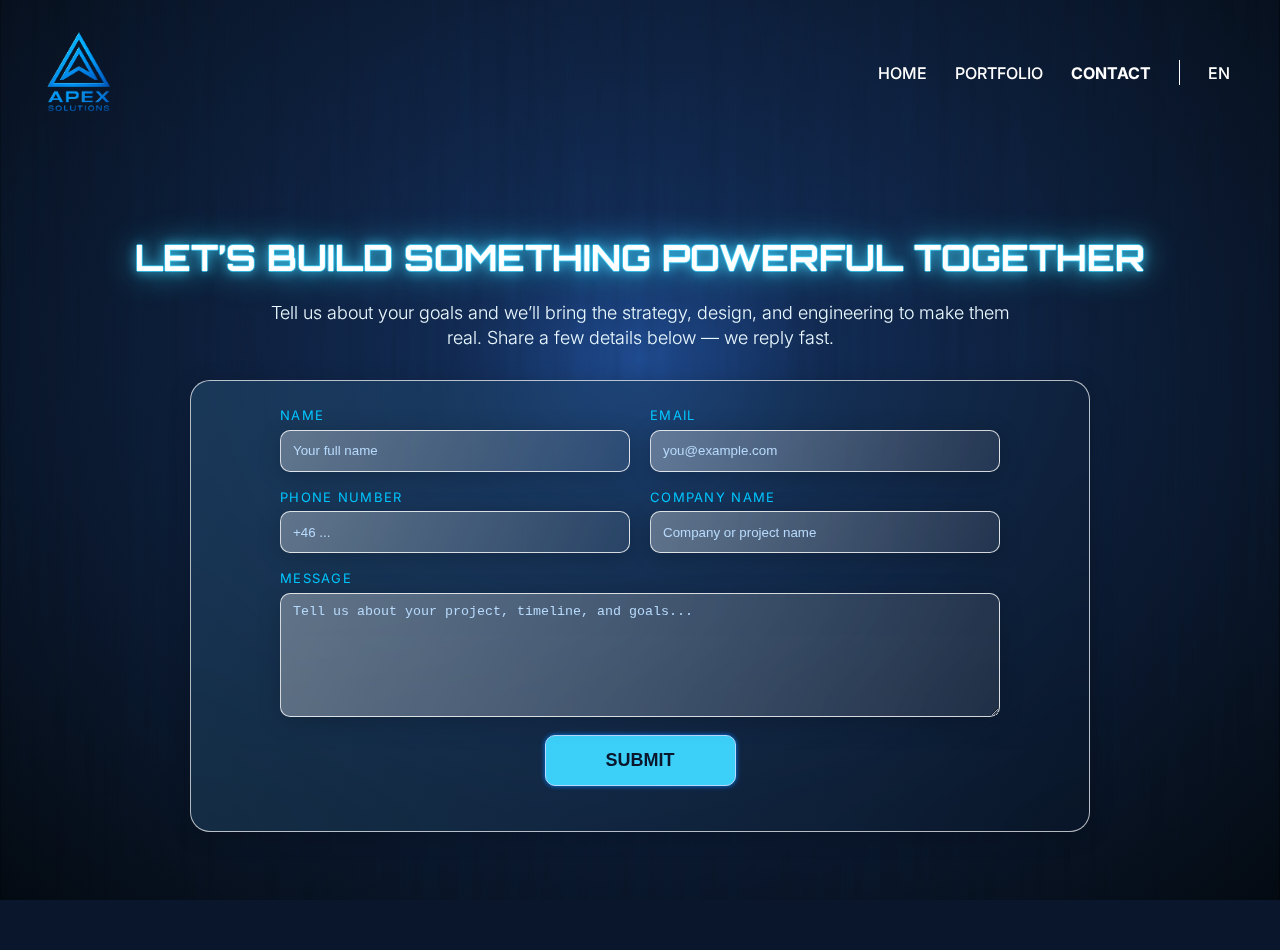
<file: contact.html>
<!DOCTYPE html>
<html lang="en">
<head>
  <meta charset="utf-8" />
  <meta name="viewport" content="width=device-width, initial-scale=1" />
  <title>Apex Solutions — Contact</title>

  <!-- Fonts (match homepage) -->
  <link rel="stylesheet" href="https://fonts.googleapis.com/css2?family=Orbitron:wght@700&display=swap" />
  <link rel="stylesheet" href="https://fonts.googleapis.com/css2?family=Inter:wght@300;400;500;700&display=swap" />
  <link rel="stylesheet" href="https://fonts.googleapis.com/css2?family=Montserrat:wght@200&display=swap" />
      <link rel="icon" type="image/png" href="assets/LOGO.png">
    <link rel="shortcut icon" href="assets/LOGO.png" type="image/png">

  <style>
    /* Base / reset */
    html, body { margin: 0; padding: 0; }
    *, *::before, *::after { box-sizing: border-box; }
    body {
      background-color: #09162b;
      color: #fff;
      font-family: Inter, system-ui, -apple-system, Segoe UI, Roboto, Arial, sans-serif;
      overflow-x: hidden;
    }

    /* Background stack with crypto spotlight */
    .background-stack {
      position: fixed; inset: 0; z-index: 0; overflow: hidden;
      background: radial-gradient(ellipse at 50% 40%, #10274b 0%, #09162B 20%, #020509 100%);
      pointer-events: none;
    }
    .background-stack .metal-texture,
    .background-stack .crypto-texture {
      position: absolute; inset: 0; width: 100%; height: 100%;
      object-fit: cover; pointer-events: none;
    }
    .background-stack .metal-texture { mix-blend-mode: overlay; opacity: 1; }
    .background-stack .crypto-texture {
      opacity: .7;
      mask-image: radial-gradient(circle at 50% 50%, rgba(255,255,255,0.13) 0%, rgba(255,255,255,0.05) 50%, transparent 90%);
      mask-size: 260px 260px; mask-repeat: no-repeat; mask-position: -9999px -9999px;
      -webkit-mask-image: radial-gradient(circle at 50% 50%, rgba(255,255,255,0.13) 0%, rgba(255,255,255,0.05) 50%, transparent 90%);
      -webkit-mask-size: 260px 260px; -webkit-mask-repeat: no-repeat; -webkit-mask-position: -9999px -9999px;
      will-change: mask-position, -webkit-mask-position; transition: opacity .2s ease;
    }

    /* Page layout */
    .page { position: relative; min-height: 100vh; display: grid; grid-template-rows: auto 1fr; z-index: 1; }

    /* Navbar (match homepage) */
    .hero-container { position: relative; display: flex; flex-direction: column; align-items: center; padding: 10px; font-size: 16px; }
    .navbar {
      width: 100%; max-width: 1440px;
      display: flex; align-items: center; justify-content: flex-end;
      gap: 20px; padding: 10px 24px; margin: 6px auto 0;
    }
    .nav-left { margin-right: auto; display: flex; align-items: center; gap: 14px; }
    .logo-icon { width: clamp(60px, 8vw, 90px); height: auto; object-fit: contain; }

    .desktop-nav { display: flex; align-items: center; gap: 28px; font-weight: 500; }
    .navbar-item, .navbar-item1, .navbar-item2 {
      display: flex; align-items: center; justify-content: center; white-space: nowrap; cursor: pointer;
    }
    .desktop-nav b { font-weight: 700; } /* Active item bold */

    /* Divider + language switcher (exact homepage look) */
    .navbar-child { width: 1px; border-right: 1px solid #fff; height: 25px; box-sizing: border-box; }
    .language-switcher {
      display: flex; align-items: center; height: 100%; cursor: pointer;
      padding: 0; background: transparent; border: 0; width: 38px; height: 9px;
    }
    .lang-label { font-weight: 500; }

    /* Hamburger + mobile menu */
    .hamburger { display: none; flex-direction: column; justify-content: space-between; width: 28px; height: 20px; background: transparent; border: 0; padding: 0; cursor: pointer; }
    .hamburger span { width: 100%; height: 3px; border-radius: 2px; background: #00baff; transition: transform .3s ease, opacity .3s ease; }
    .hamburger.active span:nth-child(1) { transform: translateY(8px) rotate(45deg); }
    .hamburger.active span:nth-child(2) { opacity: 0; }
    .hamburger.active span:nth-child(3) { transform: translateY(-8px) rotate(-45deg); }

    .mobile-menu { display: none; position: fixed; top: 0; left: 0; right: 0;
      transform: translateY(-100%); background: rgba(173,235,255,0.95); backdrop-filter: blur(8px);
      border-bottom-left-radius: 12px; border-bottom-right-radius: 12px; z-index: 1000;
      transition: transform .4s ease; pointer-events: none; }
    .mobile-menu.active { transform: translateY(0); pointer-events: auto; }
    .mobile-menu-list { list-style: none; margin: 16px 0 20px; padding: 16px 20px; display: flex; flex-direction: column; gap: 16px; align-items: center; }
    .mobile-menu a, .mobile-lang-switch { text-decoration: none; color: #09162b; font-weight: 600; font-size: 18px; background: transparent; border: 0; cursor: pointer; }

    /* Main content */
    .center-wrap { min-height: calc(100vh - 90px); display: grid; place-items: center; padding: 60px 20px 80px; }
    .content { display: grid; gap: 24px; width: min(1100px, 92vw); justify-items: center; text-align: center; }

    /* Headings (same style as other pages) */
    .headline {
      font-family: Orbitron, sans-serif; font-weight: 700; line-height: 1.1; margin: 0;
      text-shadow:
        0 0 12px #3fd3fc, 0 0 32px #3fd3fc,
        1px 0 0 rgba(63,211,252,0.7), 0 1px 0 rgba(63,211,252,0.7),
        -1px 0 0 rgba(63,211,252,0.7), 0 -1px 0 rgba(63,211,252,0.7);
      font-size: clamp(1.875rem, 2vw + 1rem, 2.25rem); /* 36px max */
    }
    .subheadline {
      font-weight: 300; line-height: 1.35; margin: 0;
      font-size: clamp(0.75rem, 1.1vw + 0.45rem, 1.125rem); /* same body clamp */
      color: #eaf9ff;
      max-width: 760px;
    }

    /* Contact form — matches homepage glass look & fields */
    .form-shell {
      position: relative; width: min(900px, 100%); margin-top: 6px; display: grid; place-items: center;
    }
    .form-background {
      position: absolute; inset: 0;
      box-shadow: 0px 4px 24px -1px rgba(0, 0, 0, 0.2);
      backdrop-filter: blur(40px);
      border-radius: 20px;
      background: linear-gradient(112.71deg, rgba(54,114,156,0.3), rgba(9,22,43,0.3));
      border: 1px solid rgba(255, 255, 255, 0.7);
      z-index: 0;
    }
    .form {
      position: relative; z-index: 1; width: min(760px, 92vw);
      display: grid; grid-template-columns: 1fr 1fr; gap: 18px 20px; padding: 28px 20px; box-sizing: border-box;
      color: #00c7ff; font-size: 13px;
    }
    .field { display: grid; gap: 6px; }
    .label { letter-spacing: 0.1em; line-height: 1.2; text-align: left; }
    .input, .textarea {
      width: 100%; box-shadow: 0px 4px 24px -1px rgba(0, 0, 0, 0.2);
      backdrop-filter: blur(40px); border-radius: 10px;
      background: linear-gradient(114.62deg, rgba(255, 255, 255, 0.32), rgba(255, 255, 255, 0.08));
      border: 1px solid rgba(255, 255, 255, 0.8);
      color: #eaf9ff; outline: none;
    }
    .input { height: 42px; padding: 0 12px; }
    .textarea { min-height: 124px; padding: 10px 12px; resize: vertical; }
    .input::placeholder, .textarea::placeholder { color: #b7d9fb; }
    .full { grid-column: 1 / -1; }

    .submit {
      justify-self: center; width: 191px; height: 51px; border-radius: 10px;
      background-color: #3ccff8; color: #09162b; border: 1.5px solid #b7d9fb; box-shadow: 0 0 4.8px #057ff9;
      font-weight: 700; font-size: 18px; cursor: pointer; transition: background .2s, transform .1s;
    }
    .submit:hover { background: #59e6fa; }
    .submit:active { transform: translateY(1px); }
    .helper { grid-column: 1 / -1; text-align: center; color: #b7d9fb; font-size: 13px; }

    /* Tablet / Mobile */
    @media (max-width: 1080px) {
      .desktop-nav { display: none; }
      .hamburger { display: inline-flex; }
      .mobile-menu { display: block; }
      .navbar { padding: 10px 16px; }
      .form { grid-template-columns: 1fr; gap: 14px; }
    }
  </style>
</head>
<body>
  <!-- Background -->
  <div class="background-stack">
    <img src="assets/metal-texture.png" class="metal-texture" alt="" />
    <img src="assets/crypto-texture.png" class="crypto-texture" id="cryptoTexture" alt="" />
  </div>

  <div class="page">
    <!-- Navbar -->
    <header class="hero-container">
      <nav class="navbar">
        <div class="nav-left">
          <a href="index.html" aria-label="Apex Solutions Home">
            <img class="logo-icon" alt="Apex Solutions" src="assets/LOGO.png" />
          </a>
        </div>

        <!-- Desktop nav: CONTACT is active/bold; include divider + EN -->
        <div class="desktop-nav">
          <div class="navbar-item" id="nav-home" onclick="location.href='index.html#home'">HOME</div>
          <div class="navbar-item1" id="nav-portfolio" onclick="location.href='portfolio.html'">PORTFOLIO</div>
          <b class="navbar-item2" id="nav-contact" onclick="location.href='contact.html'">CONTACT</b>
          <div class="navbar-child"></div>
          <div class="language-switcher" tabindex="0" role="button" aria-label="Switch language">
            <span class="lang-label" id="lang-label">EN</span>
          </div>
        </div>

        <!-- Hamburger -->
        <button class="hamburger" id="hamburger" aria-label="Open menu" aria-controls="mobileMenu" aria-expanded="false">
          <span></span><span></span><span></span>
        </button>
      </nav>

      <!-- Mobile menu -->
      <nav class="mobile-menu" id="mobileMenu" aria-hidden="true">
        <ul class="mobile-menu-list">
          <li><a href="index.html#home" id="m-nav-home">Home</a></li>
          <li><a href="portfolio.html" id="m-nav-portfolio">Portfolio</a></li>
          <li><a href="contact.html" id="m-nav-contact">Contact</a></li>
          <li>
            <button class="mobile-lang-switch" id="mobile-lang-btn" type="button" aria-label="Switch language">
              <span id="mobile-lang-label">EN</span>
            </button>
          </li>
        </ul>
      </nav>
    </header>

    <!-- Main -->
    <main class="center-wrap">
      <div class="content">
        <h1 class="headline" id="contact-head">LET’S BUILD SOMETHING POWERFUL TOGETHER</h1>
        <p class="subheadline" id="contact-sub">
          Tell us about your goals and we’ll bring the strategy, design, and engineering to make them real. Share a few details below — we reply fast.
        </p>

        <div class="form-shell">
          <div class="form-background"></div>
          <form class="form" id="contactForm" novalidate>
            <div class="field">
              <div class="label" id="label-name">NAME</div>
              <input class="input" type="text" id="name" name="name" placeholder="Your full name" required />
            </div>

            <div class="field">
              <div class="label" id="label-email">EMAIL</div>
              <input class="input" type="email" id="email" name="email" placeholder="you@example.com" required />
            </div>

            <div class="field">
              <div class="label" id="label-phone">PHONE NUMBER</div>
              <input class="input" type="tel" id="phone" name="phone" placeholder="+46 ..." />
            </div>

            <div class="field">
              <div class="label" id="label-company">COMPANY NAME</div>
              <input class="input" type="text" id="company" name="company" placeholder="Company or project name" />
            </div>

            <div class="field full">
              <div class="label" id="label-message">MESSAGE</div>
              <textarea class="textarea" id="message" name="message" placeholder="Tell us about your project, timeline, and goals..." required></textarea>
            </div>

            <div class="full" style="display:grid; place-items:center;">
              <button class="submit" type="submit" id="submit-btn">SUBMIT</button>
            </div>

            <div class="helper" id="helperText"></div>
          </form>
        </div>
      </div>
    </main>
  </div>

  <!-- Scripts -->
  <script>
    /* Crypto spotlight — global mouse/touch */
    (function () {
      const crypto = document.getElementById('cryptoTexture');
      if (!crypto) return;
      const SIZE = 200;
      function setPos(x, y) {
        const px = (x - SIZE/2) + 'px';
        const py = (y - SIZE/2) + 'px';
        crypto.style.maskPosition = px + ' ' + py;
        crypto.style.webkitMaskPosition = px + ' ' + py;
        crypto.style.opacity = 1;
      }
      function hide() {
        crypto.style.maskPosition = '-9999px -9999px';
        crypto.style.webkitMaskPosition = '-9999px -9999px';
        crypto.style.opacity = 0.7;
      }
      window.addEventListener('mousemove', (e)=>setPos(e.clientX, e.clientY), { passive:true });
      window.addEventListener('mouseleave', hide, { passive:true });
      window.addEventListener('touchmove', (e)=>{ const t=e.touches&&e.touches[0]; if(t) setPos(t.clientX,t.clientY); }, { passive:true });
      window.addEventListener('touchend', hide, { passive:true });
    })();
  </script>

  <!-- Language switcher with placeholder translations -->
  <script>
  // --- Shared translations (EN / SV) ---
  const translations = {
    EN: {
      // nav
      'nav-home': "HOME",
      'nav-portfolio': "PORTFOLIO",
      'nav-contact': "CONTACT",
      'lang-label': "EN",
      'mobile-lang-label': 'EN',
      'm-nav-home': 'Home',
      'm-nav-portfolio': 'Portfolio',
      'm-nav-contact': 'Contact',
      // headings
      'contact-head': "LET’S BUILD SOMETHING POWERFUL TOGETHER",
      'contact-sub': "Tell us about your goals and we’ll bring the strategy, design, and engineering to make them real. Share a few details below — we reply fast.",
      // labels
      'label-name': "NAME",
      'label-email': "EMAIL",
      'label-phone': "PHONE NUMBER",
      'label-company': "COMPANY NAME",
      'label-message': "MESSAGE",
      'submit-btn': "SUBMIT",
      // placeholders
      placeholders: {
        name:    "Your full name",
        email:   "you@example.com",
        phone:   "+46 ...",
        company: "Company or project name",
        message: "Tell us about your project, timeline, and goals..."
      }
    },
    SV: {
      // nav
      'nav-home': "HEM",
      'nav-portfolio': "PORTFÖLJ",
      'nav-contact': "KONTAKT",
      'lang-label': "SV",
      'mobile-lang-label': 'SV',
      'm-nav-home': 'Hem',
      'm-nav-portfolio': 'Portfölj',
      'm-nav-contact': 'Kontakt',
      // headings
      'contact-head': "LÅT OSS BYGGA NÅGOT KRAFTFULLT TILLSAMMANS",
      'contact-sub': "Berätta om dina mål så står vi för strategi, design och teknik för att göra dem verklighet. Dela några detaljer nedan — vi svarar snabbt.",
      // labels
      'label-name': "NAMN",
      'label-email': "E-POST",
      'label-phone': "TELEFONNUMMER",
      'label-company': "FÖRETAGSNAMN",
      'label-message': "MEDDELANDE",
      'submit-btn': "SKICKA",
      // placeholders
      placeholders: {
        name:    "Ditt fullständiga namn",
        email:   "du@example.com",
        phone:   "+46 ...",
        company: "Företags- eller projektnamn",
        message: "Berätta om projekt, tidslinje och mål..."
      }
    }
  };

  const STORAGE_KEY = 'selectedLanguage';
  let currentLang = (localStorage.getItem(STORAGE_KEY) === 'SV') ? 'SV' : 'EN';

  function applyHtmlLangAttr(lang) {
    try { document.documentElement.setAttribute('lang', lang.toLowerCase()); } catch {}
  }

  function updateLanguage(lang) {
    const map = translations[lang];
    if (!map) return;

    // Update text nodes by matching element IDs
    for (const key in map) {
      if (key === 'placeholders') continue;
      const el = document.getElementById(key);
      if (el) el.textContent = map[key];
    }

    // Update placeholders
    const ph = map.placeholders || {};
    const nameEl    = document.getElementById('name');
    const emailEl   = document.getElementById('email');
    const phoneEl   = document.getElementById('phone');
    const companyEl = document.getElementById('company');
    const messageEl = document.getElementById('message');
    if (nameEl)    nameEl.placeholder    = ph.name    || '';
    if (emailEl)   emailEl.placeholder   = ph.email   || '';
    if (phoneEl)   phoneEl.placeholder   = ph.phone   || '';
    if (companyEl) companyEl.placeholder = ph.company || '';
    if (messageEl) messageEl.placeholder = ph.message || '';

    currentLang = lang;
    localStorage.setItem(STORAGE_KEY, lang);   // persist for other pages
    applyHtmlLangAttr(lang);

    // Make sure both labels are synced even if one wasn't in DOM at first paint
    const desktopLabel = document.getElementById('lang-label');
    const mobileLabel  = document.getElementById('mobile-lang-label');
    if (desktopLabel) desktopLabel.textContent = map['lang-label'];
    if (mobileLabel)  mobileLabel.textContent  = map['mobile-lang-label'];
  }

  document.addEventListener('DOMContentLoaded', () => {
    const desktopLabel = document.getElementById('lang-label');
    const desktopBtn   = desktopLabel ? desktopLabel.parentElement : null;
    const mobileBtn    = document.getElementById('mobile-lang-btn');
    const burger       = document.getElementById('hamburger');
    const mobileMenu   = document.getElementById('mobileMenu');

    // Apply saved language immediately on load
    updateLanguage(currentLang);

    function closeMobileMenuIfOpen() {
      if (!mobileMenu) return;
      if (mobileMenu.classList.contains('active')) {
        mobileMenu.classList.remove('active');
        if (burger) burger.classList.remove('active');
        document.body.style.overflow = '';
        mobileMenu.setAttribute('aria-hidden', 'true');
        burger?.setAttribute('aria-expanded', 'false');
      }
    }

    function toggleLanguage() {
      const next = currentLang === 'EN' ? 'SV' : 'EN';
      updateLanguage(next);
      closeMobileMenuIfOpen();
    }

    if (desktopBtn) desktopBtn.addEventListener('click', toggleLanguage);
    if (mobileBtn)  mobileBtn.addEventListener('click', (e) => {
      e.stopPropagation();
      toggleLanguage();
    });
  });
</script>

  <!-- Hamburger behavior -->
  <script>
    document.addEventListener('DOMContentLoaded', () => {
      const burger = document.getElementById('hamburger');
      const menu   = document.getElementById('mobileMenu');
      if (!burger || !menu) return;

      const openMenu = () => {
        menu.classList.add('active');
        burger.classList.add('active');
        burger.setAttribute('aria-expanded', 'true');
        menu.setAttribute('aria-hidden', 'false');
        document.body.style.overflow = 'hidden';
      };
      const closeMenu = () => {
        menu.classList.remove('active');
        burger.classList.remove('active');
        burger.setAttribute('aria-expanded', 'false');
        menu.setAttribute('aria-hidden', 'true');
        document.body.style.overflow = '';
      };

      burger.addEventListener('click', (e) => {
        e.stopPropagation();
        menu.classList.contains('active') ? closeMenu() : openMenu();
      });

      menu.addEventListener('click', (e) => {
        if (e.target.matches('a, button')) closeMenu();
      });

      document.addEventListener('click', (e) => {
        if (menu.classList.contains('active') && !menu.contains(e.target) && e.target !== burger) {
          closeMenu();
        }
      });

      document.addEventListener('keydown', (e) => {
        if (e.key === 'Escape' && menu.classList.contains('active')) closeMenu();
      });

      const mq = window.matchMedia('(min-width: 1081px)');
      const handleChange = () => { if (mq.matches) closeMenu(); };
      if (mq.addEventListener) mq.addEventListener('change', handleChange);
      else mq.addListener(handleChange);
    });
  </script>

  <!-- Contact form handler -->
  <script>
    document.addEventListener('DOMContentLoaded', () => {
      const form   = document.getElementById('contactForm');
      const nameEl = document.getElementById('name');
      const email  = document.getElementById('email');
      const message= document.getElementById('message');
      const helper = document.getElementById('helperText');

      form?.addEventListener('submit', async (e) => {
        e.preventDefault();
        helper.textContent = '';

        const emailOk = /^[^\s@]+@[^\s@]+\.[^\s@]+$/.test((email.value||'').trim());
        if (!nameVal || !emailOk) {
        helper.textContent = (window.currentLang === 'SV')
          ? 'Fyll i Namn och giltig E-post.'
          : 'Please complete Name and a valid Email.';
        return;
      }

        try {
          // Hook this to your endpoint/FormSubmit if desired:
          // const fd = new FormData(form);
          // await fetch('https://formsubmit.co/YOUR_ID', { method:'POST', body: fd });
          helper.textContent = (currentLang === 'SV')
            ? 'Tack! Vi hör av oss snart.'
            : 'Thanks! We’ll get back to you shortly.';
          form.reset();
        } catch (err) {
          helper.textContent = (currentLang === 'SV')
            ? 'Något gick fel. Försök igen.'
            : 'Something went wrong. Please try again.';
        }
      });
    });
  </script>


<script>
document.addEventListener('DOMContentLoaded', () => {
  const form    = document.getElementById('contactForm');
  const nameEl  = document.getElementById('name');
  const emailEl = document.getElementById('email');
  const msgEl   = document.getElementById('message');
  const helper  = document.getElementById('helperText');

  form.addEventListener('submit', async (e) => {
    e.preventDefault();
    helper.textContent = '';

    const nameVal = (nameEl.value  || '').trim();
    const emailVal= (emailEl.value || '').trim();
    const msgVal  = (msgEl.value   || '').trim();
    const emailOk = /^[^\s@]+@[^\s@]+\.[^\s@]+$/.test(emailVal);

    if (!nameVal || !emailOk || !msgVal) {
      helper.textContent = (window.currentLang === 'SV')
        ? 'Fyll i Namn, giltig E-post och Meddelande.'
        : 'Please complete Name, a valid Email, and Message.';
      return;
    }

    try {
      const fd = new FormData(form);
      fd.append('_subject',  'New message from Apex Solutions');
      fd.append('_template', 'table');
      fd.append('_captcha',  'false');

      const res = await fetch('https://formsubmit.co/ajax/imperialaktelyn@gmail.com', {
        method: 'POST',
        body: fd,
        headers: { 'Accept': 'application/json' }
      });
      if (!res.ok) throw new Error(await res.text());

      helper.textContent = (window.currentLang === 'SV')
        ? 'Tack! Vi hör av oss snart.'
        : 'Thanks! We’ll get back to you shortly.';
      form.reset();
    } catch (err) {
      console.error(err);
      helper.textContent = (window.currentLang === 'SV')
        ? 'Något gick fel. Försök igen.'
        : 'Something went wrong. Please try again.';
    }
  });
});
</script>



</body>
</html>
</file>
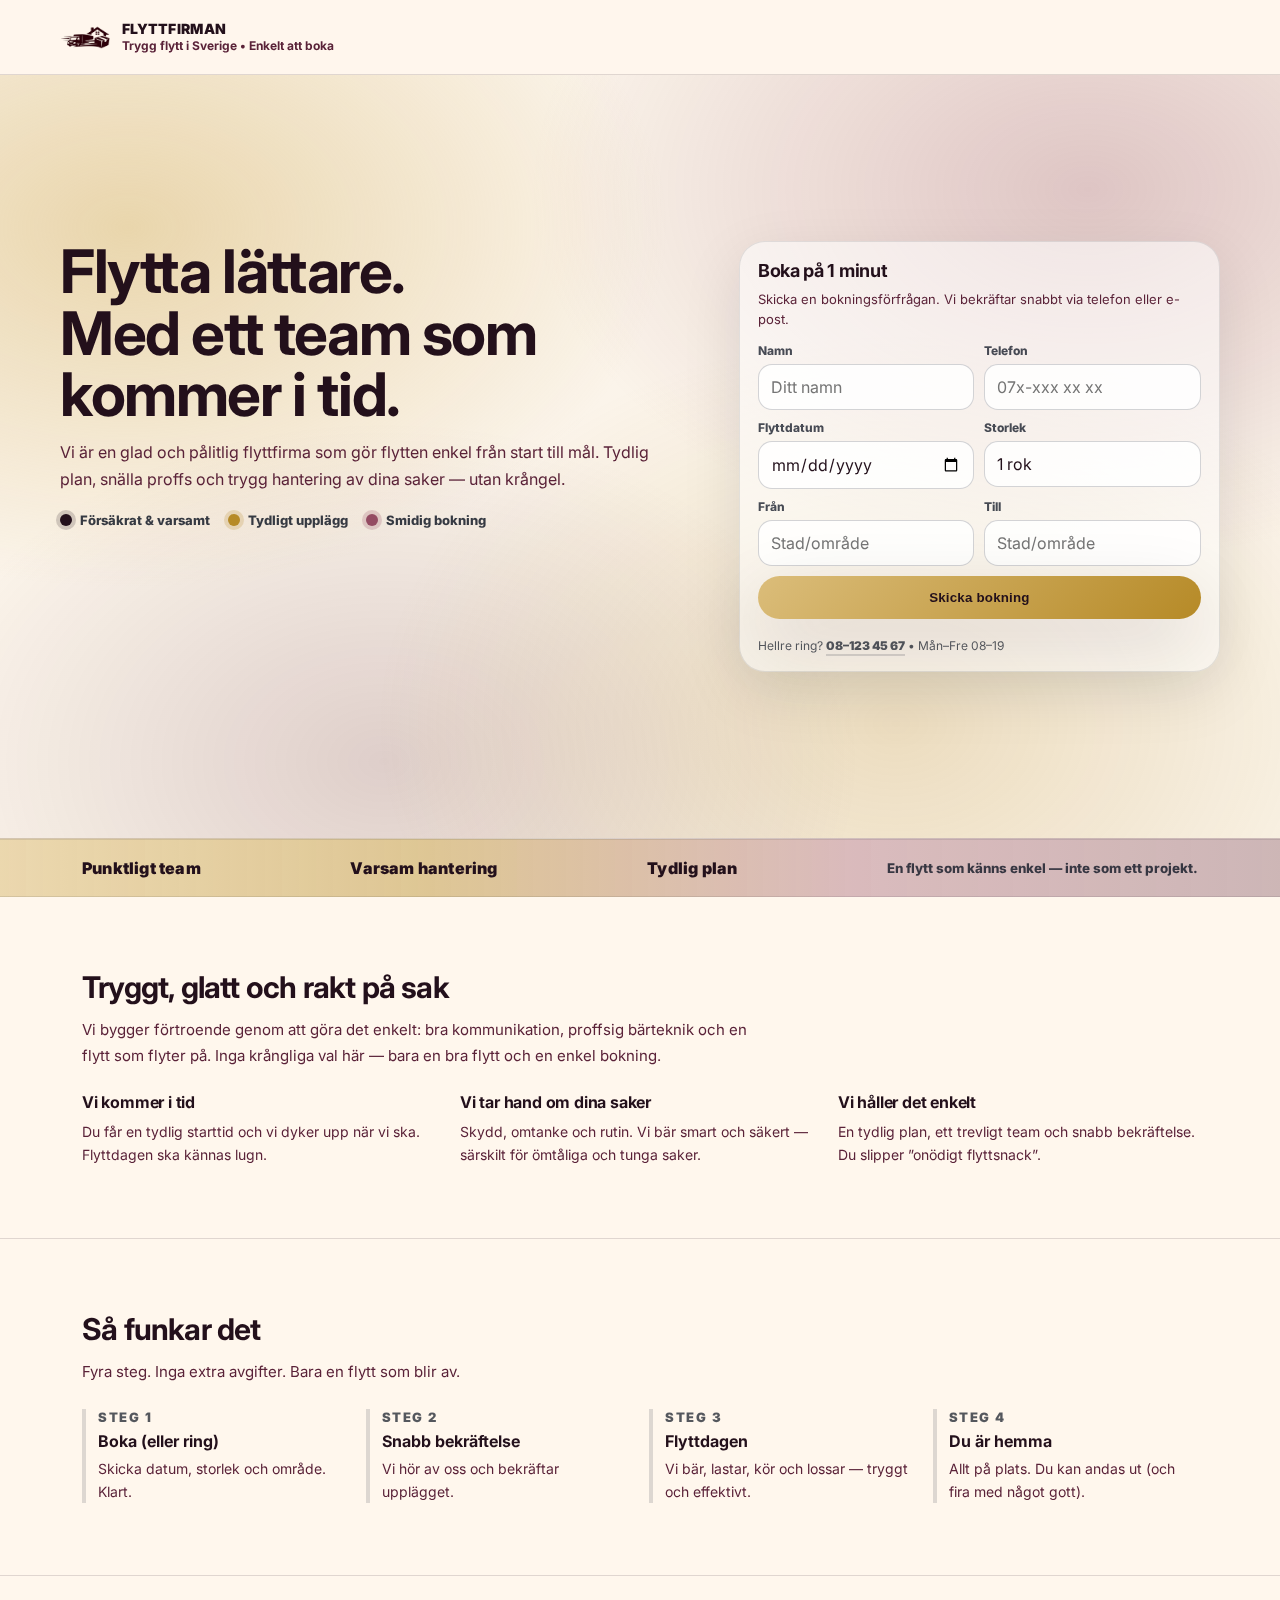
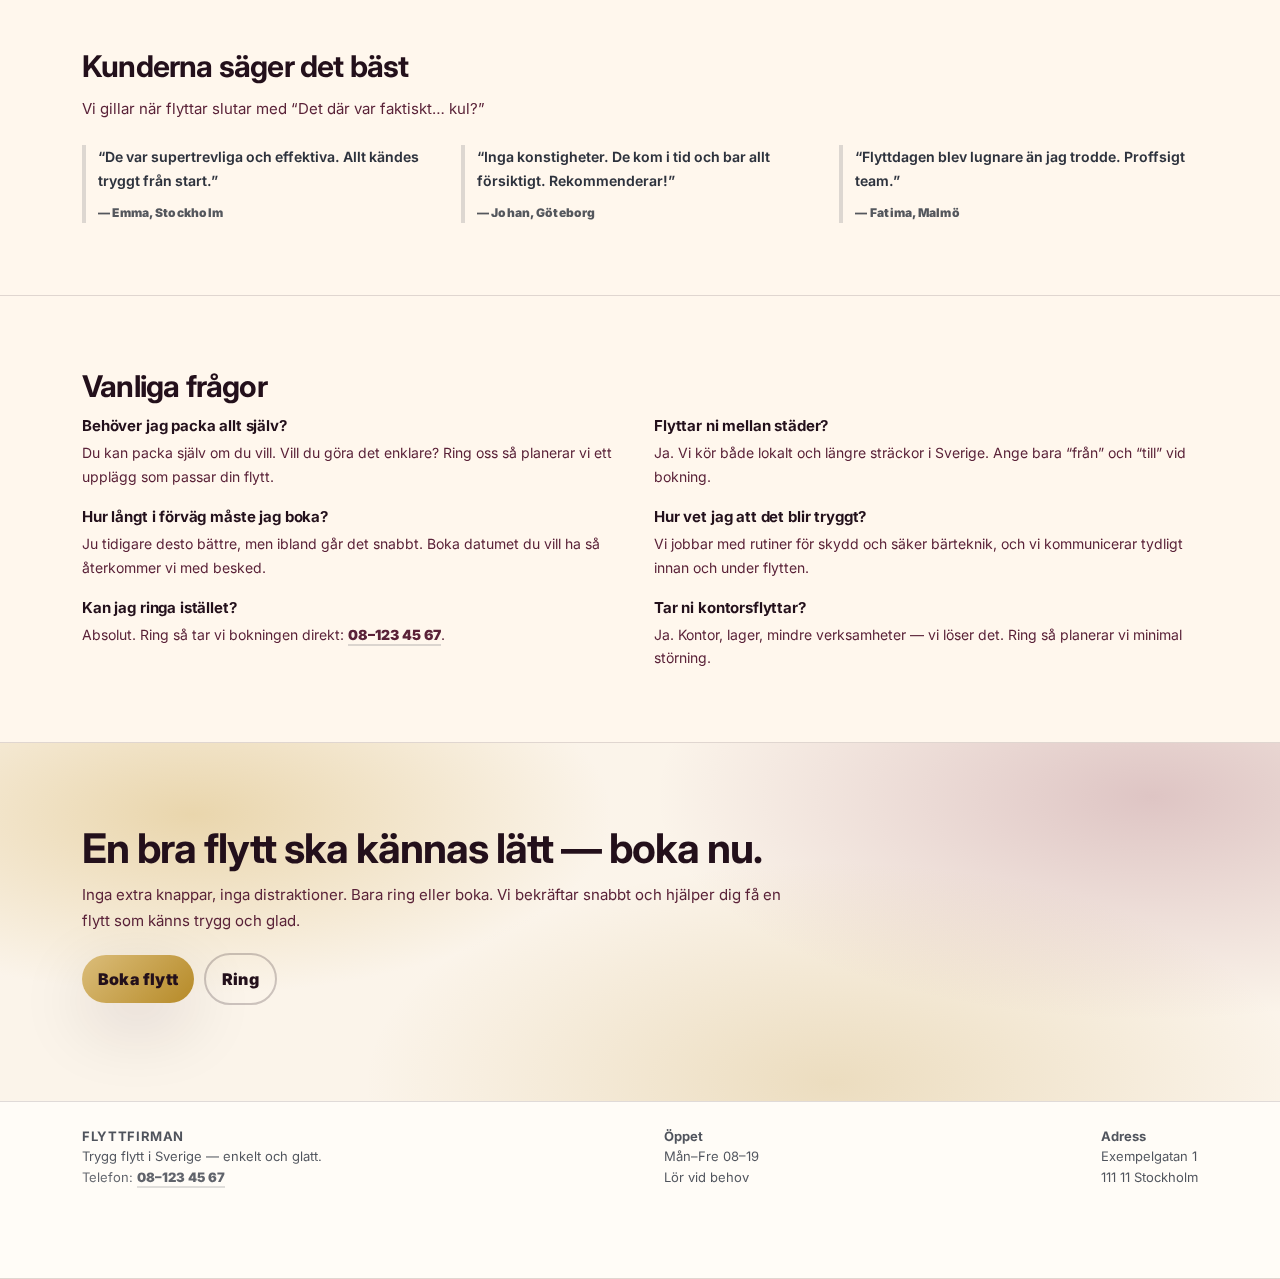
<file: flyttfirma.html>
<!doctype html>
<html lang="sv">
<head>
  <meta charset="utf-8" />
  <meta name="viewport" content="width=device-width,initial-scale=1" />
  <title>FLYTTFIRMAN — Flytta lättare</title>
  <meta name="description" content="En glad, trygg flyttfirma i Sverige. Tydligt upplägg, punktligt team och enkel bokning. Ring eller boka direkt." />
  <link rel="preconnect" href="https://fonts.googleapis.com">
  <link rel="preconnect" href="https://fonts.gstatic.com" crossorigin>
  <link href="https://fonts.googleapis.com/css2?family=Inter:wght@400;600;700;800;900&display=swap" rel="stylesheet">

  <style>

        :root{
        /* Palette from your image */
        --bg: #fbf4ea;            /* soft cream background */
        --ink: #23101b;           /* dark plum */
        --muted: #5a2238;         /* wine */
        --line: rgb(35 16 27 / .14);

        --plum: #23101b;
        --wine: #5a2238;
        --mauve:#944b62;
        --sand: #dbbd7a;
        --gold: #b68a27;

        --radius: 18px;
        --shadow: 0 22px 70px rgb(35 16 27 / .14);
        --max: 1160px;
        }


    *{ box-sizing:border-box; }
    html,body{ height:100%; }
    body{
      margin:0;
      font-family: Inter, system-ui, -apple-system, Segoe UI, Roboto, Arial, sans-serif;
      color: var(--ink);
      background: var(--bg);
      overflow-x:hidden;
    }
    a{ color: inherit; text-decoration:none; }

    .wrap{ max-width: var(--max); margin:0 auto; padding: 0 22px; }

    /* Only CTA buttons: Book + Call */
    .cta{
      display:inline-flex; align-items:center; justify-content:center;
      gap:10px;
      padding: 14px 16px;
      border-radius: 999px;
      border: 0;
      font-weight: 900;
      letter-spacing: .2px;
      cursor:pointer;
      background: linear-gradient(135deg, var(--sand), var(--gold));
      color: var(--plum);
      box-shadow: var(--shadow);
      transition: transform .12s ease, filter .12s ease;
      white-space: nowrap;
    }
    .cta:hover{ transform: translateY(-1px); filter: brightness(1.02); }
    .cta:active{ transform: translateY(0px); }
    .cta.secondary{
        background: transparent;
        border: 2px solid rgb(35 16 27 / .22);
        box-shadow: none;
    }

    /* Top header (minimal, full-width) */
    header{
      position: sticky;
      top: 0;
      z-index: 20;
      background: rgba(255,247,237,.86);
      backdrop-filter: blur(10px);
      border-bottom: 1px solid var(--line);
    }
.topbar{
  display:flex;
  align-items:center;
  justify-content:space-between;
  padding: 12px 0;
  gap: 14px;
}

.brand{
  display:flex;
  align-items:center;
  gap:12px;
  font-weight:900;
  letter-spacing:.3px;
  text-transform:uppercase;
  font-size:14px;
}

.brand-lines{ display:block; }
.brand-name{ display:block; line-height: 1; }

.tagline{
  display:block;
  font-size: 12px;
  color: var(--muted);
  font-weight: 700;
  text-transform:none;
  letter-spacing: 0;
  margin-top: 2px;
}

/* This is the key: make the logo behave exactly like the old mark */
.mark{
  width:50px;
  height:50px;
  display:block;
  object-fit: contain;     /* keep transparent logo clean */
  flex: 0 0 40px;

  /* remove the “box” look */
  border: 0;
  border-radius: 0;
  background: transparent;
  box-shadow: none;
}



    .top-actions{ display:flex; align-items:center; gap: 10px; }
    .phone{
      font-weight: 900;
      border-bottom: 2px solid rgba(11,18,32,.15);
      padding-bottom: 1px;
    }

    /* HERO (full-screen feel) */
.hero{
  position: relative;
  min-height: calc(92vh - 64px);
  display: flex;
  align-items: center;
  overflow: hidden;

  background:
    radial-gradient(900px 600px at 10% 20%, rgb(219 189 122 / .55), transparent 60%),
    radial-gradient(900px 600px at 85% 15%, rgb(148 75 98 / .28), transparent 62%),
    radial-gradient(800px 600px at 70% 85%, rgb(182 138 39 / .22), transparent 65%),
    radial-gradient(700px 500px at 30% 90%, rgb(90 34 56 / .18), transparent 68%),
    linear-gradient(180deg, var(--bg) 0%, var(--bg) 100%);
}



    /* Big playful background shapes */
/* ===== FADED BACKGROUND CIRCLES (REPLACE YOUR CURRENT .blob/.b1/.b2/.b3/.b4) ===== */
.blob{
  position:absolute;
  border-radius: 50%;
  pointer-events:none;
  mix-blend-mode: multiply;   /* keeps color fun but not neon */
  filter: blur(1px);          /* breaks the hard edge line */
  transform: translateZ(0);   /* helps Safari render smoother */
}

/* Yellow orb */
.b1{
  width:520px;
  height:520px;
  left:-220px;
  top:-120px;
  background: radial-gradient(
    circle at center,
    rgba(255,216,77,0.95) 0%,
    rgba(255,216,77,0.75) 40%,
    rgba(255,216,77,0.45) 55%,
    rgba(255,216,77,0.22) 68%,
    rgba(255,216,77,0.10) 80%,
    rgba(255,216,77,0.00) 95%
  );
}

/* Blue orb */
.b2{
  width:620px;
  height:620px;
  right:-260px;
  top:-180px;
  background: radial-gradient(
    circle at center,
    rgba(53,198,255,0.90) 0%,
    rgba(53,198,255,0.70) 40%,
    rgba(53,198,255,0.42) 55%,
    rgba(53,198,255,0.20) 68%,
    rgba(53,198,255,0.09) 80%,
    rgba(53,198,255,0.00) 96%
  );
}

/* Green orb */
.b3{
  width:520px;
  height:520px;
  right:18%;
  bottom:-260px;
  background: radial-gradient(
    circle at center,
    rgba(84,226,138,0.90) 0%,
    rgba(84,226,138,0.68) 40%,
    rgba(84,226,138,0.40) 55%,
    rgba(84,226,138,0.18) 68%,
    rgba(84,226,138,0.08) 80%,
    rgba(84,226,138,0.00) 96%
  );
}

/* Coral orb */
.b4{
  width:380px;
  height:380px;
  left:22%;
  bottom:-210px;
  background: radial-gradient(
    circle at center,
    rgba(255,91,124,0.85) 0%,
    rgba(255,91,124,0.62) 40%,
    rgba(255,91,124,0.36) 55%,
    rgba(255,91,124,0.16) 68%,
    rgba(255,91,124,0.07) 80%,
    rgba(255,91,124,0.00) 96%
  );
}



    .hero-grid{
      display:grid;
      grid-template-columns: 1.15fr .85fr;
      gap: 28px;
      align-items:start;
      padding: 44px 0;
      position: relative;
    }

    h1{
      margin: 0 0 14px;
      font-size: clamp(38px, 4.7vw, 64px);
      line-height: 1.02;
      letter-spacing: -1.4px;
    }
    .lead{
      margin: 0 0 18px;
      color: var(--muted);
      font-size: 16px;
      line-height: 1.7;
      max-width: 60ch;
    }

    .hero-ctas{
      display:flex;
      gap: 10px;
      flex-wrap: wrap;
      margin-top: 16px;
    }

    .microproof{
      margin-top: 18px;
      display:flex;
      gap: 18px;
      flex-wrap: wrap;
      align-items:center;
      color: rgba(11,18,32,.82);
      font-weight: 800;
      font-size: 13px;
    }
    .microproof span{
      display:inline-flex; align-items:center; gap:8px;
    }
    .microproof i{
      width: 12px; height: 12px; border-radius: 999px;
      display:inline-block;
      background: var(--grape);
      box-shadow: 0 0 0 4px rgba(124,92,255,.18);
    }

    /* Right side: a simple "booking sheet" look but not boxed sections (only this area is structured) */
    .booking{
      background: rgba(255,255,255,.55);
      border: 1px solid rgba(11,18,32,.10);
      border-radius: 26px;
      padding: 18px 18px 16px;
      box-shadow: 0 20px 60px rgba(11,18,32,.10);
    }
    .booking h2{
      margin: 0 0 8px;
      font-size: 18px;
      letter-spacing: -.3px;
    }
    .booking p{
      margin: 0 0 14px;
      color: var(--muted);
      font-size: 13px;
      line-height: 1.55;
    }
    form{ display:grid; gap: 10px; }
    .row{ display:grid; grid-template-columns: 1fr 1fr; gap: 10px; }
    label{
      display:block;
      font-size: 12px;
      font-weight: 800;
      margin: 0 0 6px;
      color: rgba(11,18,32,.75);
    }
    input, select{
      width:100%;
      padding: 12px 12px;
      border-radius: 14px;
      border: 1px solid rgba(11,18,32,.18);
      background: rgba(255,255,255,.85);
      font: inherit;
      color: var(--ink);
      outline: none;
      transition: border-color .15s ease, transform .15s ease;
    }

select{
  -webkit-appearance: none;
  appearance: none;
  padding-right: 44px;   /* room for the arrow */
  background-image: url("data:image/svg+xml,%3Csvg xmlns='http://www.w3.org/2000/svg' width='20' height='20' viewBox='0 0 20 20'%3E%3Cpath fill='%2323101b'' fill-opacity='.65' d='M5.5 7.5 10 12l4.5-4.5 1.4 1.4L10 14.8 4.1 8.9z'/%3E%3C/svg%3E");
  background-repeat: no-repeat;
  background-position: right 14px center;
  background-size: 18px 18px;
}

    input:focus, select:focus{
      border-color: rgb(182 138 39 / .70);
      transform: translateY(-1px);
    }
    .note{
      margin-top: 8px;
      font-size: 12px;
      color: rgba(11,18,32,.70);
      line-height: 1.45;
    }

    /* Section base: full-width, no cards */
    section{
      padding: 72px 0;
      border-bottom: 1px solid var(--line);
    }
    .section-title{
      margin:0 0 12px;
      font-size: 30px;
      letter-spacing: -.8px;
    }
    .section-sub{
      margin:0 0 24px;
      color: var(--muted);
      font-size: 15px;
      line-height: 1.7;
      max-width: 75ch;
    }

    /* Value props: not boxed, just clean columns */
    .cols3{
      display:grid;
      grid-template-columns: repeat(3, 1fr);
      gap: 18px;
    }
    .col h3{
      margin:0 0 8px;
      font-size: 16px;
      letter-spacing: -.2px;
    }
    .col p{
      margin:0;
      color: var(--muted);
      line-height: 1.65;
      font-size: 14px;
    }

    /* Fun divider band */
    .band{
      position: relative;
        background: linear-gradient(
    90deg,
    rgb(219 189 122 / .55),
    rgb(182 138 39 / .45),
    rgb(148 75 98 / .35),
    rgb(90 34 56 / .30));
      border-bottom: 1px solid rgba(11,18,32,.10);
      border-top: 1px solid rgba(11,18,32,.10);
      padding: 18px 0;
    }

    .band .wrap{
      display:flex;
      gap: 14px;
      flex-wrap: wrap;
      align-items:center;
      justify-content:space-between;
      font-weight: 900;
      letter-spacing: .2px;
    }
    .band small{
      font-weight: 800;
      color: rgba(11,18,32,.78);
      letter-spacing: 0;
    }

    /* Steps: simple, no boxes */
    .steps{
      display:grid;
      grid-template-columns: 1fr 1fr 1fr 1fr;
      gap: 18px;
      margin-top: 8px;
    }
    .step{
      border-left: 4px solid rgba(11,18,32,.14);
      padding-left: 12px;
    }
    .step .num{
      font-weight: 900;
      font-size: 13px;
      color: rgba(11,18,32,.70);
      margin-bottom: 6px;
      text-transform: uppercase;
      letter-spacing: .12em;
    }
    .step h3{ margin:0 0 6px; font-size: 16px; }
    .step p{ margin:0; color: var(--muted); line-height: 1.65; font-size: 14px; }

    /* Social proof: simple quotes without cards */
    .quotes{
      display:grid;
      grid-template-columns: 1fr 1fr 1fr;
      gap: 20px;
      margin-top: 8px;
    }
    blockquote{
      margin:0;
      padding: 0;
      border-left: 4px solid rgba(11,18,32,.14);
      padding-left: 12px;
      color: rgba(11,18,32,.86);
      line-height: 1.7;
      font-weight: 650;
      font-size: 14px;
    }
    cite{
      display:block;
      margin-top: 10px;
      font-style: normal;
      color: rgba(11,18,32,.70);
      font-weight: 900;
      font-size: 12px;
      letter-spacing: .02em;
    }

    /* FAQ: visible answers, clean grid */
    .faq{
      display:grid;
      grid-template-columns: 1fr 1fr;
      gap: 18px 28px;
      margin-top: 6px;
    }
    .qa h3{
      margin:0 0 6px;
      font-size: 15px;
      letter-spacing: -.15px;
    }
    .qa p{
      margin:0;
      color: var(--muted);
      font-size: 14px;
      line-height: 1.7;
    }

    /* Final CTA section: full-width, minimal */
.final{
  padding: 84px 0 96px;
  border-bottom: 0;
  background:
    radial-gradient(700px 300px at 15% 20%, rgb(219 189 122 / .55), transparent 60%),
    radial-gradient(800px 360px at 90% 15%, rgb(148 75 98 / .28), transparent 62%),
    radial-gradient(720px 340px at 65% 95%, rgb(182 138 39 / .22), transparent 65%),
    linear-gradient(180deg, var(--bg), var(--bg));
}

    .final h2{
      margin:0 0 12px;
      font-size: clamp(30px, 3.2vw, 44px);
      letter-spacing: -1px;
      line-height: 1.05;
    }
    .final p{
      margin:0 0 18px;
      color: var(--muted);
      line-height: 1.75;
      font-size: 15px;
      max-width: 78ch;
    }
    .final-actions{
      display:flex;
      gap: 10px;
      flex-wrap:wrap;
      align-items:center;
    }

    footer{
      padding: 24px 0 90px;
      border-top: 1px solid var(--line);
      color: rgba(11,18,32,.72);
      font-size: 13px;
      line-height: 1.6;
      background: rgba(255,255,255,.55);
    }
    .foot{
      display:flex;
      gap: 18px;
      flex-wrap:wrap;
      align-items:flex-start;
      justify-content:space-between;
    }

    /* Sticky bottom CTA (mobile) - still only Book/Call */
    .sticky{
      position: fixed;
      left: 12px; right: 12px; bottom: 12px;
      z-index: 50;
      display:none;
      background: rgba(255,255,255,.86);
      border: 1px solid rgba(11,18,32,.14);
      border-radius: 20px;
      padding: 10px;
      box-shadow: 0 22px 70px rgba(11,18,32,.18);
      backdrop-filter: blur(10px);
    }
    .sticky .inner{
      display:flex;
      gap: 10px;
      align-items:center;
      justify-content:space-between;
    }
    .sticky .txt{
      min-width: 0;
      display:grid;
      gap: 2px;
    }
    .sticky .txt b{
      font-size: 13px;
      white-space:nowrap; overflow:hidden; text-overflow:ellipsis;
    }
    .sticky .txt span{
      font-size: 12px;
      color: rgba(11,18,32,.70);
      white-space:nowrap; overflow:hidden; text-overflow:ellipsis;
    }

    /* Responsive */
    @media (max-width: 980px){
      .hero-grid{ grid-template-columns: 1fr; padding: 34px 0; }
      .cols3{ grid-template-columns: 1fr; }
      .steps{ grid-template-columns: 1fr 1fr; }
      .quotes{ grid-template-columns: 1fr; }
      .faq{ grid-template-columns: 1fr; }
      .sticky{ display:block; }
      footer{ padding-bottom: 20px; }
    }
    @media (max-width: 540px){
      .row{ grid-template-columns: 1fr; }
      .hero{ min-height: auto; }
      section{ padding: 58px 0; }
      .steps{ grid-template-columns: 1fr; }
    }

    /* Accessibility */
    :focus-visible{ outline: 3px solid rgba(53,198,255,.55); outline-offset: 2px; border-radius: 10px; }
  </style>
</head>

<body>
  <header>
<header>
  <div class="wrap topbar">
    <a class="brand" href="#top" aria-label="FLYTTFIRMAN">
      <img class="mark" src="assets/flyttfiman.png" alt="Flyttfirman logo">
      <span class="brand-lines">
        <span class="brand-name">FLYTTFIRMAN</span>
        <span class="tagline">Trygg flytt i Sverige • Enkelt att boka</span>
      </span>
    </a>

        

      </div>
    </div>
  </header>

  <main id="top">
    <!-- HERO -->
    <section class="hero" aria-label="Hero">


      <div class="wrap hero-grid">
        <div>
          <h1>Flytta lättare.<br>Med ett team som kommer i tid.</h1>
          <p class="lead">
            Vi är en glad och pålitlig flyttfirma som gör flytten enkel från start till mål.
            Tydlig plan, snälla proffs och trygg hantering av dina saker — utan krångel.
          </p>


            <div class="microproof" aria-label="Snabb trygghet">
            <span>
                <i style="background:var(--plum); box-shadow:0 0 0 4px rgb(35 16 27 / .18)"></i>
                Försäkrat &amp; varsamt
            </span>
            <span>
                <i style="background:var(--gold); box-shadow:0 0 0 4px rgb(182 138 39 / .22)"></i>
                Tydligt upplägg
            </span>
            <span>
                <i style="background:var(--mauve); box-shadow:0 0 0 4px rgb(148 75 98 / .22)"></i>
                Smidig bokning
            </span>
            </div>
            </div>


        <!-- Booking -->
        <aside class="booking" id="boka" aria-label="Bokning">
          <h2>Boka på 1 minut</h2>
          <p>Skicka en bokningsförfrågan. Vi bekräftar snabbt via telefon eller e-post.</p>

          <form id="bookForm" novalidate>
            <div class="row">
              <div>
                <label for="name">Namn</label>
                <input id="name" name="name" type="text" placeholder="Ditt namn" required>
              </div>
              <div>
                <label for="phone">Telefon</label>
                <input id="phone" name="phone" type="tel" placeholder="07x-xxx xx xx" required>
              </div>
            </div>

            <div class="row">
              <div>
                <label for="date">Flyttdatum</label>
                <input id="date" name="date" type="date" required>
              </div>
              <div>
                <label for="size">Storlek</label>
                <select id="size" name="size">
                  <option>1 rok</option>
                  <option>2 rok</option>
                  <option>3 rok</option>
                  <option>4+ rok</option>
                  <option>Villa</option>
                  <option>Kontor</option>
                </select>
              </div>
            </div>

            <div class="row">
              <div>
                <label for="from">Från</label>
                <input id="from" name="from" type="text" placeholder="Stad/område">
              </div>
              <div>
                <label for="to">Till</label>
                <input id="to" name="to" type="text" placeholder="Stad/område">
              </div>
            </div>

            <!-- Only one CTA type: same style as main. No extra buttons -->
            <button class="cta" type="submit" style="width:100%; justify-content:center;">
              Skicka bokning
            </button>

            <div class="note">
              Hellre ring? <a class="phone" href="tel:+4681234567">08–123 45 67</a> • Mån–Fre 08–19
            </div>

            <div class="note" id="formMsg" style="display:none; font-weight:900;"></div>
          </form>
        </aside>
      </div>
    </section>

    <!-- BAND -->
    <div class="band" aria-label="Snabb info">
      <div class="wrap">
        <div>Punktligt team</div>
        <div>Varsam hantering</div>
        <div>Tydlig plan</div>
        <small>En flytt som känns enkel — inte som ett projekt.</small>
      </div>
    </div>

    <!-- VALUE -->
    <section aria-label="Varför Flyttfirman">
      <div class="wrap">
        <h2 class="section-title">Tryggt, glatt och rakt på sak</h2>
        <p class="section-sub">
          Vi bygger förtroende genom att göra det enkelt: bra kommunikation, proffsig bärteknik och en flytt som flyter på.
          Inga krångliga val här — bara en bra flytt och en enkel bokning.
        </p>

        <div class="cols3">
          <div class="col">
            <h3>Vi kommer i tid</h3>
            <p>Du får en tydlig starttid och vi dyker upp när vi ska. Flyttdagen ska kännas lugn.</p>
          </div>
          <div class="col">
            <h3>Vi tar hand om dina saker</h3>
            <p>Skydd, omtanke och rutin. Vi bär smart och säkert — särskilt för ömtåliga och tunga saker.</p>
          </div>
          <div class="col">
            <h3>Vi håller det enkelt</h3>
            <p>En tydlig plan, ett trevligt team och snabb bekräftelse. Du slipper ”onödigt flyttsnack”.</p>
          </div>
        </div>
      </div>
    </section>

    <!-- HOW IT WORKS -->
    <section aria-label="Så funkar det">
      <div class="wrap">
        <h2 class="section-title">Så funkar det</h2>
        <p class="section-sub">
          Fyra steg. Inga extra avgifter. Bara en flytt som blir av.
        </p>

        <div class="steps">
          <div class="step">
            <div class="num">STEG 1</div>
            <h3>Boka (eller ring)</h3>
            <p>Skicka datum, storlek och område. Klart.</p>
          </div>
          <div class="step">
            <div class="num">STEG 2</div>
            <h3>Snabb bekräftelse</h3>
            <p>Vi hör av oss och bekräftar upplägget.</p>
          </div>
          <div class="step">
            <div class="num">STEG 3</div>
            <h3>Flyttdagen</h3>
            <p>Vi bär, lastar, kör och lossar — tryggt och effektivt.</p>
          </div>
          <div class="step">
            <div class="num">STEG 4</div>
            <h3>Du är hemma</h3>
            <p>Allt på plats. Du kan andas ut (och fira med något gott).</p>
          </div>
        </div>
      </div>
    </section>

    <!-- SOCIAL PROOF -->
    <section aria-label="Recensioner">
      <div class="wrap">
        <h2 class="section-title">Kunderna säger det bäst</h2>
        <p class="section-sub">
          Vi gillar när flyttar slutar med “Det där var faktiskt… kul?”
        </p>

        <div class="quotes">
          <blockquote>
            “De var supertrevliga och effektiva. Allt kändes tryggt från start.”
            <cite>— Emma, Stockholm</cite>
          </blockquote>
          <blockquote>
            “Inga konstigheter. De kom i tid och bar allt försiktigt. Rekommenderar!”
            <cite>— Johan, Göteborg</cite>
          </blockquote>
          <blockquote>
            “Flyttdagen blev lugnare än jag trodde. Proffsigt team.”
            <cite>— Fatima, Malmö</cite>
          </blockquote>
        </div>
      </div>
    </section>

    <!-- FAQ (answers always visible) -->
    <section aria-label="FAQ">
      <div class="wrap">
        <h2 class="section-title">Vanliga frågor</h2>
 

        <div class="faq">
          <div class="qa">
            <h3>Behöver jag packa allt själv?</h3>
            <p>Du kan packa själv om du vill. Vill du göra det enklare? Ring oss så planerar vi ett upplägg som passar din flytt.</p>
          </div>
          <div class="qa">
            <h3>Flyttar ni mellan städer?</h3>
            <p>Ja. Vi kör både lokalt och längre sträckor i Sverige. Ange bara “från” och “till” vid bokning.</p>
          </div>
          <div class="qa">
            <h3>Hur långt i förväg måste jag boka?</h3>
            <p>Ju tidigare desto bättre, men ibland går det snabbt. Boka datumet du vill ha så återkommer vi med besked.</p>
          </div>
          <div class="qa">
            <h3>Hur vet jag att det blir tryggt?</h3>
            <p>Vi jobbar med rutiner för skydd och säker bärteknik, och vi kommunicerar tydligt innan och under flytten.</p>
          </div>
          <div class="qa">
            <h3>Kan jag ringa istället?</h3>
            <p>Absolut. Ring så tar vi bokningen direkt: <a class="phone" href="tel:+4681234567">08–123 45 67</a>.</p>
          </div>
          <div class="qa">
            <h3>Tar ni kontorsflyttar?</h3>
            <p>Ja. Kontor, lager, mindre verksamheter — vi löser det. Ring så planerar vi minimal störning.</p>
          </div>
        </div>
      </div>
    </section>

    <!-- FINAL CTA -->
    <section class="final" aria-label="Slut-CTA">
      <div class="wrap">
        <h2>En bra flytt ska kännas lätt — boka nu.</h2>
        <p>
          Inga extra knappar, inga distraktioner. Bara ring eller boka.
          Vi bekräftar snabbt och hjälper dig få en flytt som känns trygg och glad.
        </p>

        <div class="final-actions">
          <a class="cta" href="#boka">Boka flytt</a>
          <a class="cta secondary" href="tel:+4681234567">Ring</a>
        </div>
      </div>
    </section>
  </main>

  <footer>
    <div class="wrap foot">
      <div>
        <strong style="letter-spacing:.05em;">FLYTTFIRMAN</strong><br>
        Trygg flytt i Sverige — enkelt och glatt.<br>
        <span style="opacity:.9;">Telefon: <a class="phone" href="tel:+4681234567">08–123 45 67</a></span>
      </div>
      <div>
        <strong>Öppet</strong><br>
        Mån–Fre 08–19<br>
        Lör vid behov
      </div>
      <div>
        <strong>Adress</strong><br>
        Exempelgatan 1<br>
        111 11 Stockholm
      </div>
    </div>
  </footer>


  <script>
    // Demo booking submit (no backend)
    const form = document.getElementById('bookForm');
    const msg = document.getElementById('formMsg');
    const dateInput = document.getElementById('date');

    // Prevent past dates
    const today = new Date();
    const yyyy = String(today.getFullYear());
    const mm = String(today.getMonth() + 1).padStart(2,'0');
    const dd = String(today.getDate()).padStart(2,'0');
    dateInput.min = `${yyyy}-${mm}-${dd}`;

    form.addEventListener('submit', (e) => {
      e.preventDefault();
      msg.style.display = "block";

      const name = document.getElementById('name').value.trim();
      const phone = document.getElementById('phone').value.trim();
      const date = document.getElementById('date').value;

      if(!name || !phone || !date){
        msg.textContent = "Snabb koll: fyll i namn, telefon och datum";
        msg.style.color = "#b91c1c";
        return;
      }

      msg.textContent = "Tack! Bokningen är skickad — vi bekräftar snart";
      msg.style.color = "#0f766e";

      // Clear some fields (keep size/from/to)
      document.getElementById('name').value = "";
      document.getElementById('phone').value = "";
    });

    // Smooth scroll for internal anchors
    document.querySelectorAll('a[href^="#"]').forEach(a=>{
      a.addEventListener('click', (e)=>{
        const id = a.getAttribute('href');
        const el = document.querySelector(id);
        if(!el) return;
        e.preventDefault();
        el.scrollIntoView({ behavior:"smooth", block:"start" });
      });
    });
  </script>
</body>
</html>
</file>
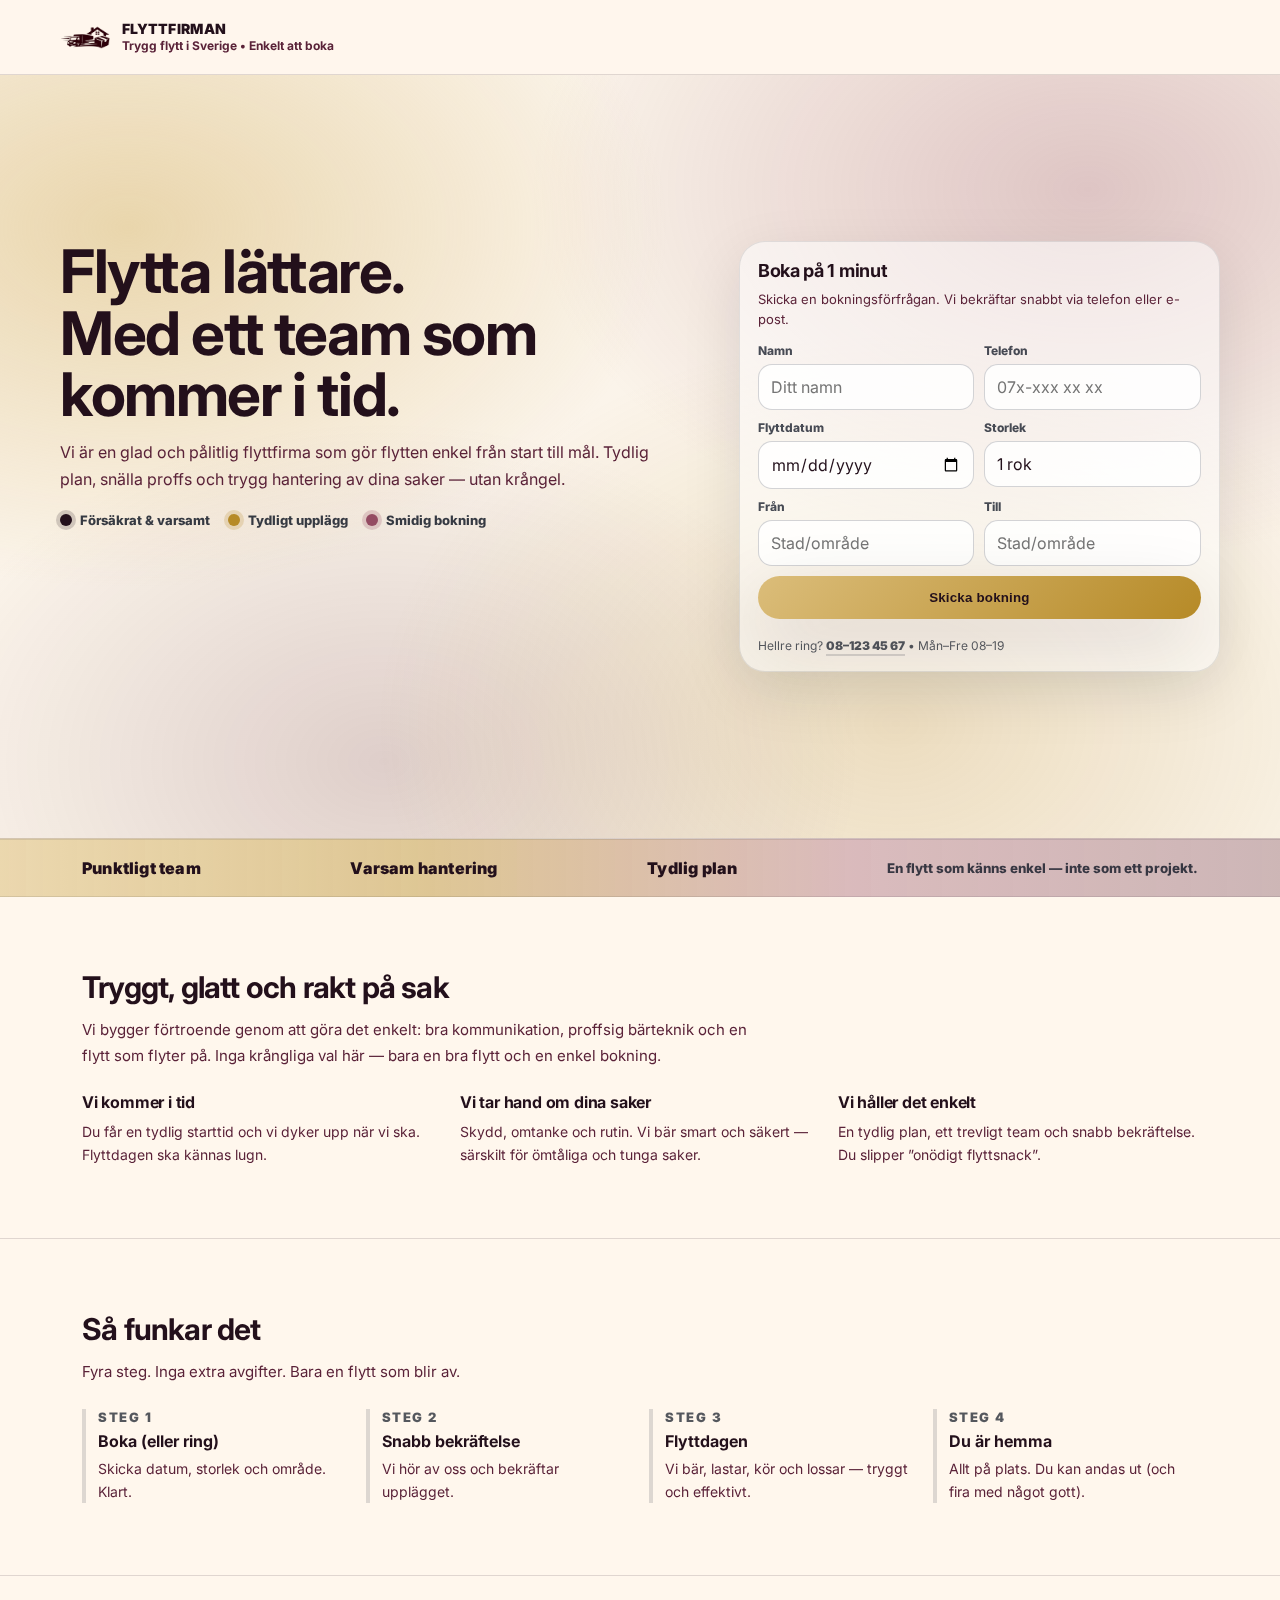
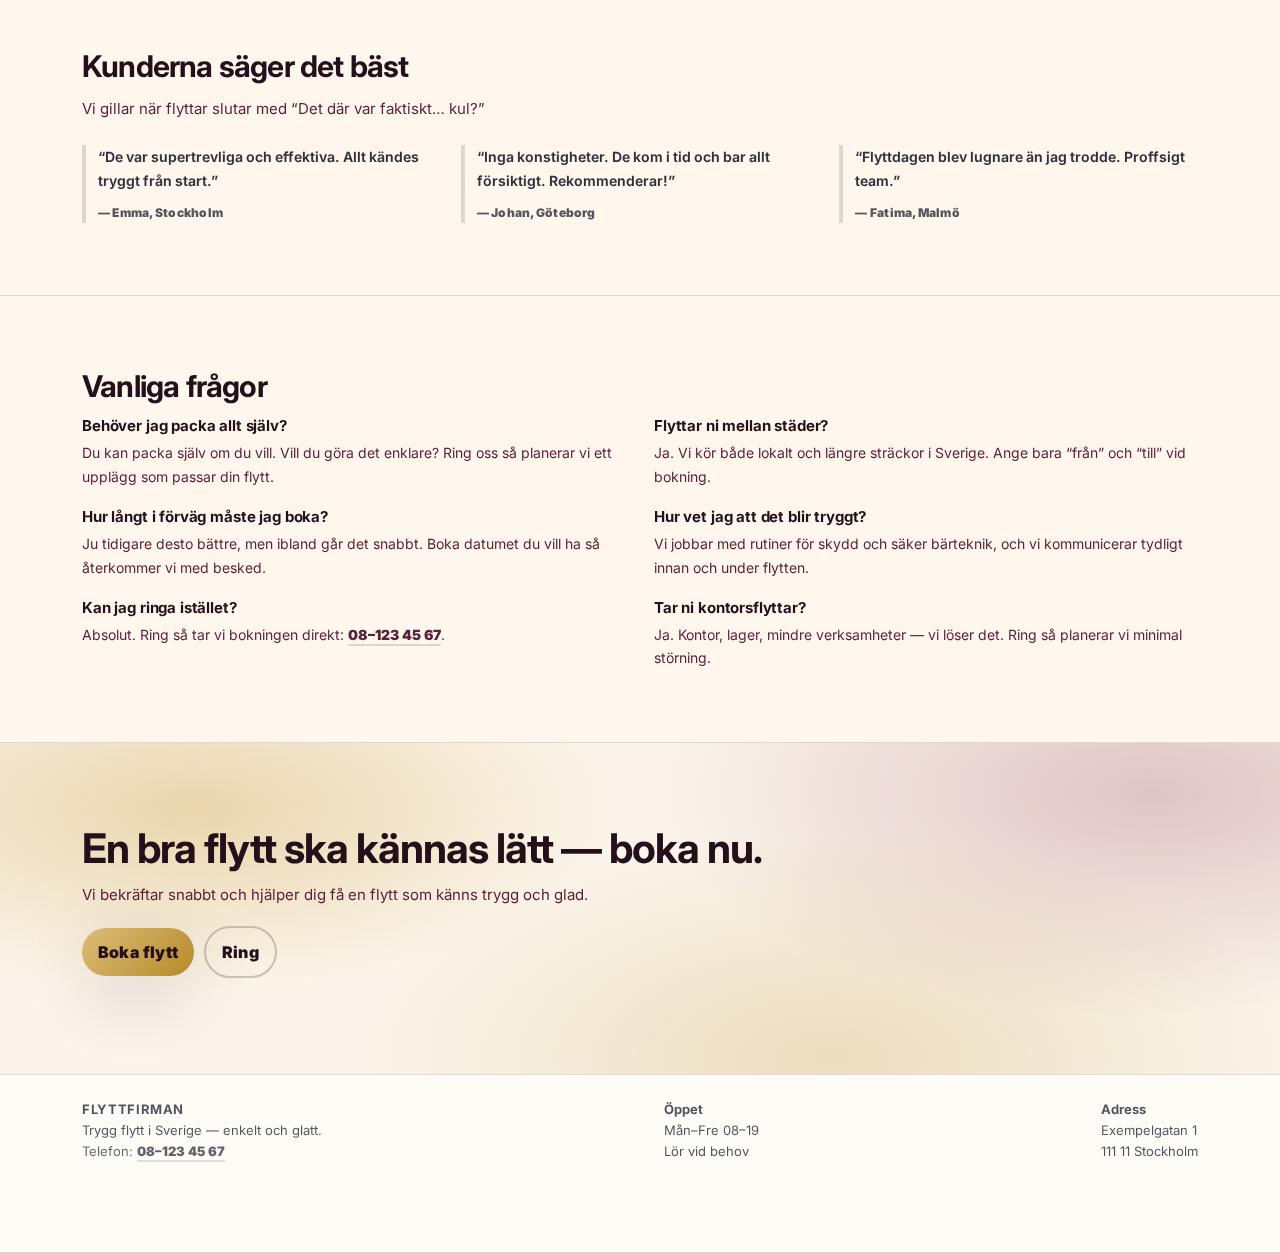
<file: flyttfirman.html>
<!doctype html>
<html lang="sv">
<head>
  <meta charset="utf-8" />
  <meta name="viewport" content="width=device-width,initial-scale=1" />
  <title>FLYTTFIRMAN — Flytta lättare</title>
  <meta name="description" content="En glad, trygg flyttfirma i Sverige. Tydligt upplägg, punktligt team och enkel bokning. Ring eller boka direkt." />
  <link rel="preconnect" href="https://fonts.googleapis.com">
  <link rel="preconnect" href="https://fonts.gstatic.com" crossorigin>
  <link href="https://fonts.googleapis.com/css2?family=Inter:wght@400;600;700;800;900&display=swap" rel="stylesheet">

  <style>

        :root{
        /* Palette from your image */
        --bg: #fbf4ea;            /* soft cream background */
        --ink: #23101b;           /* dark plum */
        --muted: #5a2238;         /* wine */
        --line: rgb(35 16 27 / .14);

        --plum: #23101b;
        --wine: #5a2238;
        --mauve:#944b62;
        --sand: #dbbd7a;
        --gold: #b68a27;

        --radius: 18px;
        --shadow: 0 22px 70px rgb(35 16 27 / .14);
        --max: 1160px;
        }


    *{ box-sizing:border-box; }
    html,body{ height:100%; }
    body{
      margin:0;
      font-family: Inter, system-ui, -apple-system, Segoe UI, Roboto, Arial, sans-serif;
      color: var(--ink);
      background: var(--bg);
      overflow-x:hidden;
    }
    a{ color: inherit; text-decoration:none; }

    .wrap{ max-width: var(--max); margin:0 auto; padding: 0 22px; }

    /* Only CTA buttons: Book + Call */
    .cta{
      display:inline-flex; align-items:center; justify-content:center;
      gap:10px;
      padding: 14px 16px;
      border-radius: 999px;
      border: 0;
      font-weight: 900;
      letter-spacing: .2px;
      cursor:pointer;
      background: linear-gradient(135deg, var(--sand), var(--gold));
      color: var(--plum);
      box-shadow: var(--shadow);
      transition: transform .12s ease, filter .12s ease;
      white-space: nowrap;
    }
    .cta:hover{ transform: translateY(-1px); filter: brightness(1.02); }
    .cta:active{ transform: translateY(0px); }
    .cta.secondary{
        background: transparent;
        border: 2px solid rgb(35 16 27 / .22);
        box-shadow: none;
    }

    /* Top header (minimal, full-width) */
    header{
      position: sticky;
      top: 0;
      z-index: 20;
      background: rgba(255,247,237,.86);
      backdrop-filter: blur(10px);
      border-bottom: 1px solid var(--line);
    }
.topbar{
  display:flex;
  align-items:center;
  justify-content:space-between;
  padding: 12px 0;
  gap: 14px;
}

.brand{
  display:flex;
  align-items:center;
  gap:12px;
  font-weight:900;
  letter-spacing:.3px;
  text-transform:uppercase;
  font-size:14px;
}

.brand-lines{ display:block; }
.brand-name{ display:block; line-height: 1; }

.tagline{
  display:block;
  font-size: 12px;
  color: var(--muted);
  font-weight: 700;
  text-transform:none;
  letter-spacing: 0;
  margin-top: 2px;
}

/* This is the key: make the logo behave exactly like the old mark */
.mark{
  width:50px;
  height:50px;
  display:block;
  object-fit: contain;     /* keep transparent logo clean */
  flex: 0 0 40px;

  /* remove the “box” look */
  border: 0;
  border-radius: 0;
  background: transparent;
  box-shadow: none;
}



    .top-actions{ display:flex; align-items:center; gap: 10px; }
    .phone{
      font-weight: 900;
      border-bottom: 2px solid rgba(11,18,32,.15);
      padding-bottom: 1px;
    }

    /* HERO (full-screen feel) */
.hero{
  position: relative;
  min-height: calc(92vh - 64px);
  display: flex;
  align-items: center;
  overflow: hidden;

  background:
    radial-gradient(900px 600px at 10% 20%, rgb(219 189 122 / .55), transparent 60%),
    radial-gradient(900px 600px at 85% 15%, rgb(148 75 98 / .28), transparent 62%),
    radial-gradient(800px 600px at 70% 85%, rgb(182 138 39 / .22), transparent 65%),
    radial-gradient(700px 500px at 30% 90%, rgb(90 34 56 / .18), transparent 68%),
    linear-gradient(180deg, var(--bg) 0%, var(--bg) 100%);
}



    /* Big playful background shapes */
/* ===== FADED BACKGROUND CIRCLES (REPLACE YOUR CURRENT .blob/.b1/.b2/.b3/.b4) ===== */
.blob{
  position:absolute;
  border-radius: 50%;
  pointer-events:none;
  mix-blend-mode: multiply;   /* keeps color fun but not neon */
  filter: blur(1px);          /* breaks the hard edge line */
  transform: translateZ(0);   /* helps Safari render smoother */
}

/* Yellow orb */
.b1{
  width:520px;
  height:520px;
  left:-220px;
  top:-120px;
  background: radial-gradient(
    circle at center,
    rgba(255,216,77,0.95) 0%,
    rgba(255,216,77,0.75) 40%,
    rgba(255,216,77,0.45) 55%,
    rgba(255,216,77,0.22) 68%,
    rgba(255,216,77,0.10) 80%,
    rgba(255,216,77,0.00) 95%
  );
}

/* Blue orb */
.b2{
  width:620px;
  height:620px;
  right:-260px;
  top:-180px;
  background: radial-gradient(
    circle at center,
    rgba(53,198,255,0.90) 0%,
    rgba(53,198,255,0.70) 40%,
    rgba(53,198,255,0.42) 55%,
    rgba(53,198,255,0.20) 68%,
    rgba(53,198,255,0.09) 80%,
    rgba(53,198,255,0.00) 96%
  );
}

/* Green orb */
.b3{
  width:520px;
  height:520px;
  right:18%;
  bottom:-260px;
  background: radial-gradient(
    circle at center,
    rgba(84,226,138,0.90) 0%,
    rgba(84,226,138,0.68) 40%,
    rgba(84,226,138,0.40) 55%,
    rgba(84,226,138,0.18) 68%,
    rgba(84,226,138,0.08) 80%,
    rgba(84,226,138,0.00) 96%
  );
}

/* Coral orb */
.b4{
  width:380px;
  height:380px;
  left:22%;
  bottom:-210px;
  background: radial-gradient(
    circle at center,
    rgba(255,91,124,0.85) 0%,
    rgba(255,91,124,0.62) 40%,
    rgba(255,91,124,0.36) 55%,
    rgba(255,91,124,0.16) 68%,
    rgba(255,91,124,0.07) 80%,
    rgba(255,91,124,0.00) 96%
  );
}



    .hero-grid{
      display:grid;
      grid-template-columns: 1.15fr .85fr;
      gap: 28px;
      align-items:start;
      padding: 44px 0;
      position: relative;
    }

    h1{
      margin: 0 0 14px;
      font-size: clamp(38px, 4.7vw, 64px);
      line-height: 1.02;
      letter-spacing: -1.4px;
    }
    .lead{
      margin: 0 0 18px;
      color: var(--muted);
      font-size: 16px;
      line-height: 1.7;
      max-width: 60ch;
    }

    .hero-ctas{
      display:flex;
      gap: 10px;
      flex-wrap: wrap;
      margin-top: 16px;
    }

    .microproof{
      margin-top: 18px;
      display:flex;
      gap: 18px;
      flex-wrap: wrap;
      align-items:center;
      color: rgba(11,18,32,.82);
      font-weight: 800;
      font-size: 13px;
    }
    .microproof span{
      display:inline-flex; align-items:center; gap:8px;
    }
    .microproof i{
      width: 12px; height: 12px; border-radius: 999px;
      display:inline-block;
      background: var(--grape);
      box-shadow: 0 0 0 4px rgba(124,92,255,.18);
    }

    /* Right side: a simple "booking sheet" look but not boxed sections (only this area is structured) */
    .booking{
      background: rgba(255,255,255,.55);
      border: 1px solid rgba(11,18,32,.10);
      border-radius: 26px;
      padding: 18px 18px 16px;
      box-shadow: 0 20px 60px rgba(11,18,32,.10);
    }
    .booking h2{
      margin: 0 0 8px;
      font-size: 18px;
      letter-spacing: -.3px;
    }
    .booking p{
      margin: 0 0 14px;
      color: var(--muted);
      font-size: 13px;
      line-height: 1.55;
    }
    form{ display:grid; gap: 10px; }
    .row{ display:grid; grid-template-columns: 1fr 1fr; gap: 10px; }
    label{
      display:block;
      font-size: 12px;
      font-weight: 800;
      margin: 0 0 6px;
      color: rgba(11,18,32,.75);
    }
    input, select{
      width:100%;
      padding: 12px 12px;
      border-radius: 14px;
      border: 1px solid rgba(11,18,32,.18);
      background: rgba(255,255,255,.85);
      font: inherit;
      color: var(--ink);
      outline: none;
      transition: border-color .15s ease, transform .15s ease;
    }

select{
  -webkit-appearance: none;
  appearance: none;
  padding-right: 44px;   /* room for the arrow */
  background-image: url("data:image/svg+xml,%3Csvg xmlns='http://www.w3.org/2000/svg' width='20' height='20' viewBox='0 0 20 20'%3E%3Cpath fill='%2323101b'' fill-opacity='.65' d='M5.5 7.5 10 12l4.5-4.5 1.4 1.4L10 14.8 4.1 8.9z'/%3E%3C/svg%3E");
  background-repeat: no-repeat;
  background-position: right 14px center;
  background-size: 18px 18px;
}

    input:focus, select:focus{
      border-color: rgb(182 138 39 / .70);
      transform: translateY(-1px);
    }
    .note{
      margin-top: 8px;
      font-size: 12px;
      color: rgba(11,18,32,.70);
      line-height: 1.45;
    }

    /* Section base: full-width, no cards */
    section{
      padding: 72px 0;
      border-bottom: 1px solid var(--line);
    }
    .section-title{
      margin:0 0 12px;
      font-size: 30px;
      letter-spacing: -.8px;
    }
    .section-sub{
      margin:0 0 24px;
      color: var(--muted);
      font-size: 15px;
      line-height: 1.7;
      max-width: 75ch;
    }

    /* Value props: not boxed, just clean columns */
    .cols3{
      display:grid;
      grid-template-columns: repeat(3, 1fr);
      gap: 18px;
    }
    .col h3{
      margin:0 0 8px;
      font-size: 16px;
      letter-spacing: -.2px;
    }
    .col p{
      margin:0;
      color: var(--muted);
      line-height: 1.65;
      font-size: 14px;
    }

    /* Fun divider band */
    .band{
      position: relative;
        background: linear-gradient(
    90deg,
    rgb(219 189 122 / .55),
    rgb(182 138 39 / .45),
    rgb(148 75 98 / .35),
    rgb(90 34 56 / .30));
      border-bottom: 1px solid rgba(11,18,32,.10);
      border-top: 1px solid rgba(11,18,32,.10);
      padding: 18px 0;
    }

    .band .wrap{
      display:flex;
      gap: 14px;
      flex-wrap: wrap;
      align-items:center;
      justify-content:space-between;
      font-weight: 900;
      letter-spacing: .2px;
    }
    .band small{
      font-weight: 800;
      color: rgba(11,18,32,.78);
      letter-spacing: 0;
    }

    /* Steps: simple, no boxes */
    .steps{
      display:grid;
      grid-template-columns: 1fr 1fr 1fr 1fr;
      gap: 18px;
      margin-top: 8px;
    }
    .step{
      border-left: 4px solid rgba(11,18,32,.14);
      padding-left: 12px;
    }
    .step .num{
      font-weight: 900;
      font-size: 13px;
      color: rgba(11,18,32,.70);
      margin-bottom: 6px;
      text-transform: uppercase;
      letter-spacing: .12em;
    }
    .step h3{ margin:0 0 6px; font-size: 16px; }
    .step p{ margin:0; color: var(--muted); line-height: 1.65; font-size: 14px; }

    /* Social proof: simple quotes without cards */
    .quotes{
      display:grid;
      grid-template-columns: 1fr 1fr 1fr;
      gap: 20px;
      margin-top: 8px;
    }
    blockquote{
      margin:0;
      padding: 0;
      border-left: 4px solid rgba(11,18,32,.14);
      padding-left: 12px;
      color: rgba(11,18,32,.86);
      line-height: 1.7;
      font-weight: 650;
      font-size: 14px;
    }
    cite{
      display:block;
      margin-top: 10px;
      font-style: normal;
      color: rgba(11,18,32,.70);
      font-weight: 900;
      font-size: 12px;
      letter-spacing: .02em;
    }

    /* FAQ: visible answers, clean grid */
    .faq{
      display:grid;
      grid-template-columns: 1fr 1fr;
      gap: 18px 28px;
      margin-top: 6px;
    }
    .qa h3{
      margin:0 0 6px;
      font-size: 15px;
      letter-spacing: -.15px;
    }
    .qa p{
      margin:0;
      color: var(--muted);
      font-size: 14px;
      line-height: 1.7;
    }

    /* Final CTA section: full-width, minimal */
.final{
  padding: 84px 0 96px;
  border-bottom: 0;
  background:
    radial-gradient(700px 300px at 15% 20%, rgb(219 189 122 / .55), transparent 60%),
    radial-gradient(800px 360px at 90% 15%, rgb(148 75 98 / .28), transparent 62%),
    radial-gradient(720px 340px at 65% 95%, rgb(182 138 39 / .22), transparent 65%),
    linear-gradient(180deg, var(--bg), var(--bg));
}

    .final h2{
      margin:0 0 12px;
      font-size: clamp(30px, 3.2vw, 44px);
      letter-spacing: -1px;
      line-height: 1.05;
    }
    .final p{
      margin:0 0 18px;
      color: var(--muted);
      line-height: 1.75;
      font-size: 15px;
      max-width: 78ch;
    }
    .final-actions{
      display:flex;
      gap: 10px;
      flex-wrap:wrap;
      align-items:center;
    }

    footer{
      padding: 24px 0 90px;
      border-top: 1px solid var(--line);
      color: rgba(11,18,32,.72);
      font-size: 13px;
      line-height: 1.6;
      background: rgba(255,255,255,.55);
    }
    .foot{
      display:flex;
      gap: 18px;
      flex-wrap:wrap;
      align-items:flex-start;
      justify-content:space-between;
    }

    /* Sticky bottom CTA (mobile) - still only Book/Call */
    .sticky{
      position: fixed;
      left: 12px; right: 12px; bottom: 12px;
      z-index: 50;
      display:none;
      background: rgba(255,255,255,.86);
      border: 1px solid rgba(11,18,32,.14);
      border-radius: 20px;
      padding: 10px;
      box-shadow: 0 22px 70px rgba(11,18,32,.18);
      backdrop-filter: blur(10px);
    }
    .sticky .inner{
      display:flex;
      gap: 10px;
      align-items:center;
      justify-content:space-between;
    }
    .sticky .txt{
      min-width: 0;
      display:grid;
      gap: 2px;
    }
    .sticky .txt b{
      font-size: 13px;
      white-space:nowrap; overflow:hidden; text-overflow:ellipsis;
    }
    .sticky .txt span{
      font-size: 12px;
      color: rgba(11,18,32,.70);
      white-space:nowrap; overflow:hidden; text-overflow:ellipsis;
    }

    /* Responsive */
    @media (max-width: 980px){
      .hero-grid{ grid-template-columns: 1fr; padding: 34px 0; }
      .cols3{ grid-template-columns: 1fr; }
      .steps{ grid-template-columns: 1fr 1fr; }
      .quotes{ grid-template-columns: 1fr; }
      .faq{ grid-template-columns: 1fr; }
      .sticky{ display:block; }
      footer{ padding-bottom: 20px; }
    }
    @media (max-width: 540px){
      .row{ grid-template-columns: 1fr; }
      .hero{ min-height: auto; }
      section{ padding: 58px 0; }
      .steps{ grid-template-columns: 1fr; }
    }

    /* Accessibility */
    :focus-visible{ outline: 3px solid rgba(53,198,255,.55); outline-offset: 2px; border-radius: 10px; }
  </style>
</head>

<body>
  <header>
<header>
  <div class="wrap topbar">
    <a class="brand" href="#top" aria-label="FLYTTFIRMAN">
      <img class="mark" src="assets/flyttfiman.png" alt="Flyttfirman logo">
      <span class="brand-lines">
        <span class="brand-name">FLYTTFIRMAN</span>
        <span class="tagline">Trygg flytt i Sverige • Enkelt att boka</span>
      </span>
    </a>

        

      </div>
    </div>
  </header>

  <main id="top">
    <!-- HERO -->
    <section class="hero" aria-label="Hero">


      <div class="wrap hero-grid">
        <div>
          <h1>Flytta lättare.<br>Med ett team som kommer i tid.</h1>
          <p class="lead">
            Vi är en glad och pålitlig flyttfirma som gör flytten enkel från start till mål.
            Tydlig plan, snälla proffs och trygg hantering av dina saker — utan krångel.
          </p>


            <div class="microproof" aria-label="Snabb trygghet">
            <span>
                <i style="background:var(--plum); box-shadow:0 0 0 4px rgb(35 16 27 / .18)"></i>
                Försäkrat &amp; varsamt
            </span>
            <span>
                <i style="background:var(--gold); box-shadow:0 0 0 4px rgb(182 138 39 / .22)"></i>
                Tydligt upplägg
            </span>
            <span>
                <i style="background:var(--mauve); box-shadow:0 0 0 4px rgb(148 75 98 / .22)"></i>
                Smidig bokning
            </span>
            </div>
            </div>


        <!-- Booking -->
        <aside class="booking" id="boka" aria-label="Bokning">
          <h2>Boka på 1 minut</h2>
          <p>Skicka en bokningsförfrågan. Vi bekräftar snabbt via telefon eller e-post.</p>

          <form id="bookForm" novalidate>
            <div class="row">
              <div>
                <label for="name">Namn</label>
                <input id="name" name="name" type="text" placeholder="Ditt namn" required>
              </div>
              <div>
                <label for="phone">Telefon</label>
                <input id="phone" name="phone" type="tel" placeholder="07x-xxx xx xx" required>
              </div>
            </div>

            <div class="row">
              <div>
                <label for="date">Flyttdatum</label>
                <input id="date" name="date" type="date" required>
              </div>
              <div>
                <label for="size">Storlek</label>
                <select id="size" name="size">
                  <option>1 rok</option>
                  <option>2 rok</option>
                  <option>3 rok</option>
                  <option>4+ rok</option>
                  <option>Villa</option>
                  <option>Kontor</option>
                </select>
              </div>
            </div>

            <div class="row">
              <div>
                <label for="from">Från</label>
                <input id="from" name="from" type="text" placeholder="Stad/område">
              </div>
              <div>
                <label for="to">Till</label>
                <input id="to" name="to" type="text" placeholder="Stad/område">
              </div>
            </div>

            <!-- Only one CTA type: same style as main. No extra buttons -->
            <button class="cta" type="submit" style="width:100%; justify-content:center;">
              Skicka bokning
            </button>

            <div class="note">
              Hellre ring? <a class="phone" href="tel:+4681234567">08–123 45 67</a> • Mån–Fre 08–19
            </div>

            <div class="note" id="formMsg" style="display:none; font-weight:900;"></div>
          </form>
        </aside>
      </div>
    </section>

    <!-- BAND -->
    <div class="band" aria-label="Snabb info">
      <div class="wrap">
        <div>Punktligt team</div>
        <div>Varsam hantering</div>
        <div>Tydlig plan</div>
        <small>En flytt som känns enkel — inte som ett projekt.</small>
      </div>
    </div>

    <!-- VALUE -->
    <section aria-label="Varför Flyttfirman">
      <div class="wrap">
        <h2 class="section-title">Tryggt, glatt och rakt på sak</h2>
        <p class="section-sub">
          Vi bygger förtroende genom att göra det enkelt: bra kommunikation, proffsig bärteknik och en flytt som flyter på.
          Inga krångliga val här — bara en bra flytt och en enkel bokning.
        </p>

        <div class="cols3">
          <div class="col">
            <h3>Vi kommer i tid</h3>
            <p>Du får en tydlig starttid och vi dyker upp när vi ska. Flyttdagen ska kännas lugn.</p>
          </div>
          <div class="col">
            <h3>Vi tar hand om dina saker</h3>
            <p>Skydd, omtanke och rutin. Vi bär smart och säkert — särskilt för ömtåliga och tunga saker.</p>
          </div>
          <div class="col">
            <h3>Vi håller det enkelt</h3>
            <p>En tydlig plan, ett trevligt team och snabb bekräftelse. Du slipper ”onödigt flyttsnack”.</p>
          </div>
        </div>
      </div>
    </section>

    <!-- HOW IT WORKS -->
    <section aria-label="Så funkar det">
      <div class="wrap">
        <h2 class="section-title">Så funkar det</h2>
        <p class="section-sub">
          Fyra steg. Inga extra avgifter. Bara en flytt som blir av.
        </p>

        <div class="steps">
          <div class="step">
            <div class="num">STEG 1</div>
            <h3>Boka (eller ring)</h3>
            <p>Skicka datum, storlek och område. Klart.</p>
          </div>
          <div class="step">
            <div class="num">STEG 2</div>
            <h3>Snabb bekräftelse</h3>
            <p>Vi hör av oss och bekräftar upplägget.</p>
          </div>
          <div class="step">
            <div class="num">STEG 3</div>
            <h3>Flyttdagen</h3>
            <p>Vi bär, lastar, kör och lossar — tryggt och effektivt.</p>
          </div>
          <div class="step">
            <div class="num">STEG 4</div>
            <h3>Du är hemma</h3>
            <p>Allt på plats. Du kan andas ut (och fira med något gott).</p>
          </div>
        </div>
      </div>
    </section>

    <!-- SOCIAL PROOF -->
    <section aria-label="Recensioner">
      <div class="wrap">
        <h2 class="section-title">Kunderna säger det bäst</h2>
        <p class="section-sub">
          Vi gillar när flyttar slutar med “Det där var faktiskt… kul?”
        </p>

        <div class="quotes">
          <blockquote>
            “De var supertrevliga och effektiva. Allt kändes tryggt från start.”
            <cite>— Emma, Stockholm</cite>
          </blockquote>
          <blockquote>
            “Inga konstigheter. De kom i tid och bar allt försiktigt. Rekommenderar!”
            <cite>— Johan, Göteborg</cite>
          </blockquote>
          <blockquote>
            “Flyttdagen blev lugnare än jag trodde. Proffsigt team.”
            <cite>— Fatima, Malmö</cite>
          </blockquote>
        </div>
      </div>
    </section>

    <!-- FAQ (answers always visible) -->
    <section aria-label="FAQ">
      <div class="wrap">
        <h2 class="section-title">Vanliga frågor</h2>
 

        <div class="faq">
          <div class="qa">
            <h3>Behöver jag packa allt själv?</h3>
            <p>Du kan packa själv om du vill. Vill du göra det enklare? Ring oss så planerar vi ett upplägg som passar din flytt.</p>
          </div>
          <div class="qa">
            <h3>Flyttar ni mellan städer?</h3>
            <p>Ja. Vi kör både lokalt och längre sträckor i Sverige. Ange bara “från” och “till” vid bokning.</p>
          </div>
          <div class="qa">
            <h3>Hur långt i förväg måste jag boka?</h3>
            <p>Ju tidigare desto bättre, men ibland går det snabbt. Boka datumet du vill ha så återkommer vi med besked.</p>
          </div>
          <div class="qa">
            <h3>Hur vet jag att det blir tryggt?</h3>
            <p>Vi jobbar med rutiner för skydd och säker bärteknik, och vi kommunicerar tydligt innan och under flytten.</p>
          </div>
          <div class="qa">
            <h3>Kan jag ringa istället?</h3>
            <p>Absolut. Ring så tar vi bokningen direkt: <a class="phone" href="tel:+4681234567">08–123 45 67</a>.</p>
          </div>
          <div class="qa">
            <h3>Tar ni kontorsflyttar?</h3>
            <p>Ja. Kontor, lager, mindre verksamheter — vi löser det. Ring så planerar vi minimal störning.</p>
          </div>
        </div>
      </div>
    </section>

    <!-- FINAL CTA -->
    <section class="final" aria-label="Slut-CTA">
      <div class="wrap">
        <h2>En bra flytt ska kännas lätt — boka nu.</h2>
        <p>
          Vi bekräftar snabbt och hjälper dig få en flytt som känns trygg och glad.
        </p>

        <div class="final-actions">
          <a class="cta" href="#boka">Boka flytt</a>
          <a class="cta secondary" href="tel:+4681234567">Ring</a>
        </div>
      </div>
    </section>
  </main>

  <footer>
    <div class="wrap foot">
      <div>
        <strong style="letter-spacing:.05em;">FLYTTFIRMAN</strong><br>
        Trygg flytt i Sverige — enkelt och glatt.<br>
        <span style="opacity:.9;">Telefon: <a class="phone" href="tel:+4681234567">08–123 45 67</a></span>
      </div>
      <div>
        <strong>Öppet</strong><br>
        Mån–Fre 08–19<br>
        Lör vid behov
      </div>
      <div>
        <strong>Adress</strong><br>
        Exempelgatan 1<br>
        111 11 Stockholm
      </div>
    </div>
  </footer>


  <script>
    // Demo booking submit (no backend)
    const form = document.getElementById('bookForm');
    const msg = document.getElementById('formMsg');
    const dateInput = document.getElementById('date');

    // Prevent past dates
    const today = new Date();
    const yyyy = String(today.getFullYear());
    const mm = String(today.getMonth() + 1).padStart(2,'0');
    const dd = String(today.getDate()).padStart(2,'0');
    dateInput.min = `${yyyy}-${mm}-${dd}`;

    form.addEventListener('submit', (e) => {
      e.preventDefault();
      msg.style.display = "block";

      const name = document.getElementById('name').value.trim();
      const phone = document.getElementById('phone').value.trim();
      const date = document.getElementById('date').value;

      if(!name || !phone || !date){
        msg.textContent = "Snabb koll: fyll i namn, telefon och datum";
        msg.style.color = "#b91c1c";
        return;
      }

      msg.textContent = "Tack! Bokningen är skickad — vi bekräftar snart";
      msg.style.color = "#0f766e";

      // Clear some fields (keep size/from/to)
      document.getElementById('name').value = "";
      document.getElementById('phone').value = "";
    });

    // Smooth scroll for internal anchors
    document.querySelectorAll('a[href^="#"]').forEach(a=>{
      a.addEventListener('click', (e)=>{
        const id = a.getAttribute('href');
        const el = document.querySelector(id);
        if(!el) return;
        e.preventDefault();
        el.scrollIntoView({ behavior:"smooth", block:"start" });
      });
    });
  </script>
</body>
</html>
</file>
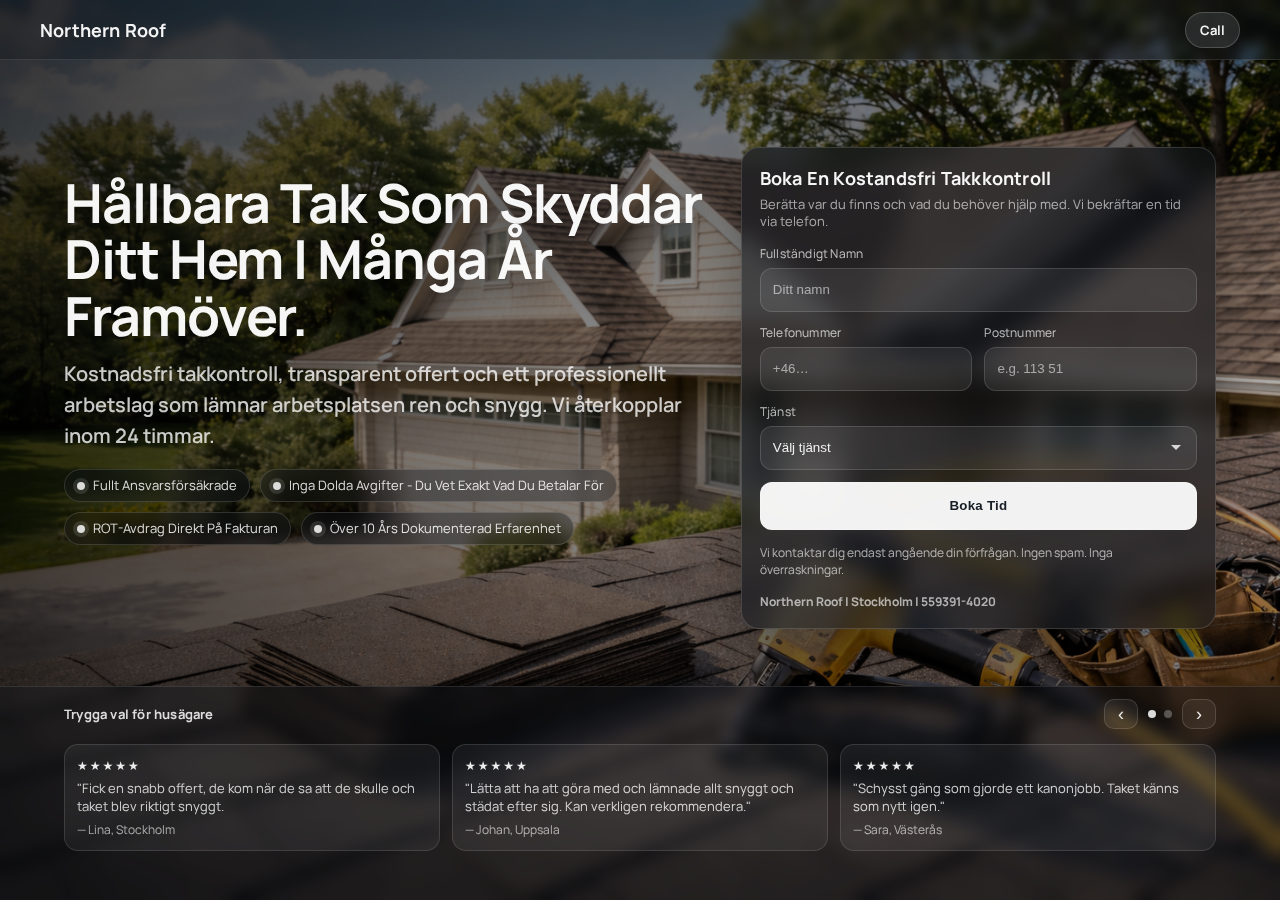
<file: northernroof.html>
<!DOCTYPE html>
<html lang="en">
<head>
  <meta charset="UTF-8" />
  <title>Northern Roof</title>
  <meta name="viewport" content="width=device-width, initial-scale=1.0" />

  <link href="https://fonts.googleapis.com/css2?family=Manrope:wght@400;600;700&display=swap" rel="stylesheet">

  <style>
    :root{
      --glass: rgba(12, 18, 26, 0.55);
      --stroke: rgba(255,255,255,0.14);
      --text: rgba(255,255,255,0.96);
      --muted: rgba(255,255,255,0.78);
      --muted2: rgba(255,255,255,0.62);
      --btn: rgba(255,255,255,0.94);
      --btnText: rgba(12, 18, 26, 0.95);
    }

    *{ box-sizing: border-box; }

    html, body{
      margin: 0;
      padding: 0;
      width: 100%;
      font-family: "Manrope", system-ui, -apple-system, "Segoe UI", sans-serif;
      color: var(--text);
    }

    body{
      min-height: 100vh;
      min-height: 100svh;
      background: url("assets/roof2.png") center / cover no-repeat;
      overflow-x: hidden;
      position: relative;
      overflow: hidden;
    }
    @media (max-width: 768px){
  html, body{ overflow: auto; }
}


    /* Overlay for readability */
    body::before{
      content:"";
      position: fixed;
      inset: 0;
      background:
        linear-gradient(90deg, rgba(0,0,0,.66) 0%, rgba(0,0,0,.38) 45%, rgba(0,0,0,.18) 100%),
        linear-gradient(180deg, rgba(0,0,0,.32) 0%, rgba(0,0,0,.12) 50%, rgba(0,0,0,.46) 100%);
      pointer-events: none;
      z-index: 0;
    }

    .nav, main, .reviews{ position: relative; z-index: 1; }

    /* NAV */
    .nav{
      position: fixed;
      top: 0;
      left: 0;
      width: 100%;
      height: 60px;
      display: flex;
      align-items: center;
      padding: 0 28px;
      background: rgba(12,18,26,.32);
      border-bottom: 1px solid rgba(255,255,255,0.10);
      backdrop-filter: blur(6px);
      -webkit-backdrop-filter: blur(6px);
      z-index: 50;
    }

    .brand{
      font-weight: 700;
      letter-spacing: 0.2px;
      font-size: 18px;
      color: rgba(255,255,255,0.95);
      white-space: nowrap;
    }

    /* WRAP */
    .wrap{
      max-width: 1200px;
      margin: 0 auto;
      padding: 0 24px;
    }

    /* HERO */
    main{
      min-height: 100vh;
      min-height: 100svh;
      display: flex;
      align-items: center;
      padding-top: 96px;
      padding-bottom: 220px; /* room for fixed band on desktop */
    }

    .hero{
      width: 100%;
      display: grid;
      grid-template-columns: 1.15fr 0.85fr;
      gap: 34px;
      align-items: start;
    }

    .hero-left{ padding-top: 28px; }

    .hero-left h1{
      margin: 0 0 14px;
      font-size: clamp(34px, 4.2vw, 58px);
      line-height: 1.05;
      letter-spacing: -0.02em;
      text-shadow: 0 12px 34px rgba(0,0,0,0.55);
    }

    .hero-left h2{
      margin: 0 0 18px;
      font-size: clamp(16px, 1.7vw, 20px);
      line-height: 1.55;
      font-weight: 600;
      color: var(--muted);
      text-shadow: 0 10px 26px rgba(0,0,0,0.38);
      max-width: 56ch;
    }

    .proof{
      display: flex;
      flex-wrap: wrap;
      gap: 10px;
      margin-top: 14px;
    }

    .pill{
      display: inline-flex;
      align-items: center;
      gap: 8px;
      padding: 9px 12px;
      border-radius: 999px;
      border: 1px solid rgba(255,255,255,0.14);
      background: rgba(12,18,26,0.35);
      backdrop-filter: blur(8px);
      -webkit-backdrop-filter: blur(8px);
      color: rgba(255,255,255,0.86);
      font-size: 13px;
      line-height: 1;
      white-space: nowrap;
    }

    .dot{
      width: 8px;
      height: 8px;
      border-radius: 50%;
      background: rgba(255,255,255,0.85);
      box-shadow: 0 0 0 4px rgba(255,255,255,0.12);
    }

    /* CARD */
    .card{
      border-radius: 18px;
      background: var(--glass);
      border: 1px solid var(--stroke);
      backdrop-filter: blur(12px);
      -webkit-backdrop-filter: blur(12px);
      box-shadow: 0 22px 60px rgba(0,0,0,0.38);
      overflow: hidden;
    }

    .card-head{ padding: 18px 18px 0; }

    .card-title{
      margin: 0;
      font-size: 18px;
      font-weight: 700;
      letter-spacing: 0.2px;
    }

    .card-sub{
      margin: 6px 0 0;
      font-size: 13px;
      color: var(--muted2);
      line-height: 1.35;
    }

    .form{
      padding: 14px 18px 18px;
      display: grid;
      gap: 12px;
    }

    .row{
      display: grid;
      grid-template-columns: 1fr 1fr;
      gap: 12px;
    }

    label{
      display: block;
      font-size: 12px;
      color: rgba(255,255,255,0.72);
      margin-bottom: 6px;
      letter-spacing: 0.2px;
    }

    input, select{
      width: 100%;
      height: 44px;
      border-radius: 12px;
      border: 1px solid rgba(255,255,255,0.14);
      background: rgba(255,255,255,0.07);
      color: rgba(255,255,255,0.92);
      padding: 0 12px;
      outline: none;

      appearance: none;
      -webkit-appearance: none;
      -moz-appearance: none;
    }

    select{
      background-image:
        url("data:image/svg+xml;utf8,<svg xmlns='http://www.w3.org/2000/svg' width='12' height='8' viewBox='0 0 12 8'><path fill='white' fill-opacity='0.8' d='M1 1l5 5 5-5'/></svg>");
      background-repeat: no-repeat;
      background-position: right 14px center;
      background-size: 12px 8px;
      padding-right: 40px;
    }

    input::placeholder{ color: rgba(255,255,255,0.55); }

    input:focus, select:focus{
      border-color: rgba(255,255,255,0.26);
      background: rgba(255,255,255,0.09);
    }

    .btn{
      height: 48px;
      border-radius: 12px;
      border: 1px solid rgba(255,255,255,0.22);
      background: var(--btn);
      color: var(--btnText);
      font-weight: 800;
      letter-spacing: 0.25px;
      cursor: pointer;
      transition: transform .08s ease, opacity .15s ease;
    }
    .btn:active{ transform: translateY(1px); }

    .fineprint{
      margin: 2px 0 0;
      font-size: 12px;
      color: rgba(255,255,255,0.64);
      line-height: 1.45;
    }

    /* =========================
       SLIDER REVIEW/PROCESS BAND
       ========================= */

    .reviews{
      position: fixed;
      left: 0;
      bottom: 0;
      width: 100%;
      background: rgba(12,18,26,.35);
      border-top: 1px solid rgba(255,255,255,0.10);
      backdrop-filter: blur(8px);
      -webkit-backdrop-filter: blur(8px);
      z-index: 40;
    }

    .reviews-inner{
      max-width: 1200px;
      margin: 0 auto;
      padding: 12px 24px 14px;
    }

    .band-head{
      display: flex;
      align-items: center;
      justify-content: space-between;
      gap: 12px;
      margin-bottom: 10px;
    }

    .band-title{
      font-weight: 700;
      font-size: 13px;
      letter-spacing: 0.2px;
      color: rgba(255,255,255,0.85);
    }

    .band-controls{
      display: inline-flex;
      align-items: center;
      gap: 10px;
    }

    .band-btn{
      width: 34px;
      height: 30px;
      border-radius: 10px;
      border: 1px solid rgba(255,255,255,0.14);
      background: rgba(255,255,255,0.06);
      color: rgba(255,255,255,0.90);
      cursor: pointer;
      line-height: 1;
      font-size: 18px;
    }

    .band-dots{
      display: inline-flex;
      gap: 8px;
    }

    .dot-btn{
      width: 8px;
      height: 8px;
      border-radius: 999px;
      border: 0;
      background: rgba(255,255,255,0.28);
      cursor: pointer;
      padding: 0;
    }
    .dot-btn.is-active{ background: rgba(255,255,255,0.85); }

    .band-viewport{
      overflow: hidden;
      border-radius: 16px;
      padding: 5px 0;

    }

    .band-track{
      display: flex;
      width: 200%;
      transform: translateX(0%);
      transition: transform 420ms cubic-bezier(.2,.8,.2,1);
      will-change: transform;
    }

    .band-slide{
      width: 50%;
      padding: 0;
    }

    /* Shared card grid (3 boxes) */
    .grid-3{
      display: grid;
      grid-template-columns: repeat(3, 1fr);
      gap: 12px;
    }

    .review, .step-card{
      border: 1px solid rgba(255,255,255,0.12);
      background: rgba(255,255,255,0.06);
      border-radius: 14px;
      padding: 12px;
      display: grid;
      gap: 6px;
      min-height: 92px; /* keeps band low + consistent */
    }

    .stars{
      font-size: 12px;
      letter-spacing: 2px;
      color: rgba(255,255,255,0.92);
    }
    .quote{
      font-size: 13px;
      color: rgba(255,255,255,0.80);
      line-height: 1.35;
    }
    .who{
      font-size: 12px;
      color: rgba(255,255,255,0.62);
    }

    /* Steps slide */
    .steps-title{
      font-weight: 800;
      font-size: 13px;
      margin: 0 0 10px;
      color: rgba(255,255,255,0.90);
    }

    .step-top{
      display: flex;
      align-items: baseline;
      gap: 10px;
      margin-bottom: 6px;
    }

    .step-num{
      font-weight: 800;
      font-size: 12px;
      color: rgba(255,255,255,0.70);
      letter-spacing: 0.6px;
    }

    .step-h{
      font-weight: 800;
      font-size: 13px;
      color: rgba(255,255,255,0.92);
    }

    .step-p{
      font-size: 13px;
      color: rgba(255,255,255,0.72);
      line-height: 1.35;
      margin: 0;
    }

    /* RESPONSIVE */
    @media (max-width: 980px){
      .hero{ grid-template-columns: 1fr; }
      .row{ grid-template-columns: 1fr; }
      .grid-3{ grid-template-columns: 1fr; }
      main{ padding-bottom: 200px; }
    }

    /* MOBILE FIXES */
    @media (max-width: 768px){
      .reviews{ position: static; }
      main{ padding-bottom: 48px; }
      body{
        background-position: top center;
        background-attachment: scroll;
      }
    }

    .nav-inner{
  width: 100%;
  max-width: 1200px;
  margin: 0 auto;
  display: flex;
  align-items: center;
  justify-content: space-between;
}

/* Call button */
.call-btn{
  display: inline-flex;
  align-items: center;
  gap: 8px;
  padding: 8px 14px;
  border-radius: 999px;
  border: 1px solid rgba(255,255,255,0.18);
  background: rgba(255,255,255,0.10);
  color: rgba(255,255,255,0.95);
  font-size: 13px;
  font-weight: 700;
  text-decoration: none;
  backdrop-filter: blur(6px);
  -webkit-backdrop-filter: blur(6px);
  transition: background .15s ease, transform .08s ease;
}

.call-btn:hover{
  background: rgba(255,255,255,0.18);
}

.call-btn:active{
  transform: translateY(1px);
}

  </style>
</head>

<body>
<nav class="nav">
  <div class="nav-inner">
    <div class="brand">Northern Roof</div>

    <a href="tel:+46123456789" class="call-btn" aria-label="Call Nordic Roof Co.">
      Call
    </a>
  </div>
</nav>


  <main>
    <div class="wrap hero">
      <section class="hero-left" aria-label="Hero copy">
        <h1>Hållbara Tak Som Skyddar Ditt Hem I Många År Framöver.</h1>
        <h2>Kostnadsfri takkontroll, transparent offert och ett professionellt arbetslag som lämnar arbetsplatsen ren och snygg. Vi återkopplar inom 24 timmar.</h2>

        <div class="proof" aria-label="Quick proof points">
          <div class="pill"><span class="dot"></span>Fullt Ansvarsförsäkrade</div>
          <div class="pill"><span class="dot"></span>Inga Dolda Avgifter - Du Vet Exakt Vad Du Betalar För</div>
          <div class="pill"><span class="dot"></span>ROT-Avdrag Direkt På Fakturan</div>
          <div class="pill"><span class="dot"></span>Över 10 Års Dokumenterad Erfarenhet</div>
        </div>
      </section>

      <aside class="card" aria-label="Booking form">
        <div class="card-head">
          <h3 class="card-title">Boka En Kostandsfri Takkkontroll</h3>
          <p class="card-sub">Berätta var du finns och vad du behöver hjälp med. Vi bekräftar en tid via telefon.</p>
        </div>

        <form class="form">
          <div>
            <label for="name">Fullständigt Namn</label>
            <input id="name" type="text" placeholder="Ditt namn" />
          </div>

          <div class="row">
            <div>
              <label for="phone">Telefonummer</label>
              <input id="phone" type="tel" placeholder="+46…" />
            </div>
            <div>
              <label for="postcode">Postnummer</label>
              <input id="postcode" type="text" placeholder="e.g. 113 51" />
            </div>
          </div>

          <div>
            <label for="service">Tjänst</label>
            <select id="service">
              <option>Välj tjänst</option>
              <option>Roof inspection</option>
              <option>Takbyte</option>
              <option>Läckage</option>
              <option>Takunderhåll</option>
            </select>
          </div>

          <button class="btn" type="button">Boka Tid</button>

          <p class="fineprint">
            Vi kontaktar dig endast angående din förfrågan. Ingen spam. Inga överraskningar.
          </p>

          <p class="fineprint">
            <strong>Northern Roof | Stockholm | 559391-4020</strong> 
          </p>
        </form>
      </aside>
    </div>
  </main>

  <section class="reviews" aria-label="Reviews and process">
    <div class="reviews-inner">
      <div class="band-head">
        <div class="band-title">Trygga val för husägare</div>

        <div class="band-controls" aria-label="Slider controls">
          <button class="band-btn" type="button" data-dir="-1" aria-label="Previous">‹</button>
          <div class="band-dots" role="tablist" aria-label="Slides">
            <button class="dot-btn is-active" type="button" data-slide="0" aria-label="Slide 1"></button>
            <button class="dot-btn" type="button" data-slide="1" aria-label="Slide 2"></button>
          </div>
          <button class="band-btn" type="button" data-dir="1" aria-label="Next">›</button>
        </div>
      </div>

      <div class="band-viewport">
        <div class="band-track">
          <!-- SLIDE 1: Reviews -->
          <div class="band-slide">
            <div class="grid-3">
              <div class="review">
                <div class="stars">★★★★★</div>
                <div class="quote">"Fick en snabb offert, de kom när de sa att de skulle och taket blev riktigt snyggt.</div>
                <div class="who">— Lina, Stockholm</div>
              </div>

              <div class="review">
                <div class="stars">★★★★★</div>
                <div class="quote">"Lätta att ha att göra med och lämnade allt snyggt och städat efter sig. Kan verkligen rekommendera."</div>
                <div class="who">— Johan, Uppsala</div>
              </div>

              <div class="review">
                <div class="stars">★★★★★</div>
                <div class="quote">"Schysst gäng som gjorde ett kanonjobb. Taket känns som nytt igen."</div>
                <div class="who">— Sara, Västerås</div>
              </div>
            </div>
          </div>

          <!-- SLIDE 2: Steps (3 boxes in one row) -->
          <div class="band-slide">
            <div class="steps-title"> 3 steg till ett nytt tak</div>

            <div class="grid-3">
              <div class="step-card">
                <div class="step-top">
                  <div class="step-num">01</div>
                  <div class="step-h">Besiktning &amp; Offert</div>
                </div>
                <p class="step-p">Vi kommer ut till dig, går igenom taket noggrant och lämnar en tydlig offert anpassad efter dina behov och din budget.</p>
              </div>

              <div class="step-card">
                <div class="step-top">
                  <div class="step-num">02</div>
                  <div class="step-h">Takläggning</div>
                </div>
                <p class="step-p">Våra erfarna takläggare arbetar säkert, effektivt och med fokus på kvalitet i varje detalj.</p>
              </div>

              <div class="step-card">
                <div class="step-top">
                  <div class="step-num">03</div>
                  <div class="step-h">Slutkontroll</div>
                </div>
                <p class="step-p">Vi gör en sista genomgång tillsammans med dig och säkerställer att du är helt nöjd med ditt nya tak.</p>
              </div>
            </div>
          </div>

        </div>
      </div>
    </div>
  </section>

  <script>
    (function(){
      const track = document.querySelector('.band-track');
      const dots = Array.from(document.querySelectorAll('.dot-btn'));
      const btns = Array.from(document.querySelectorAll('.band-btn'));
      const viewport = document.querySelector('.band-viewport');
      if(!track || dots.length < 2 || !viewport) return;

      let index = 0;

      function go(i){
        index = (i + 2) % 2;
        track.style.transform = `translateX(${-50 * index}%)`;
        dots.forEach((d, n) => d.classList.toggle('is-active', n === index));
      }

      btns.forEach(b => b.addEventListener('click', () => go(index + Number(b.dataset.dir))));
      dots.forEach(d => d.addEventListener('click', () => go(Number(d.dataset.slide))));

      // Swipe
      let startX = 0, dx = 0, dragging = false;

      viewport.addEventListener('touchstart', (e) => {
        dragging = true;
        startX = e.touches[0].clientX;
        dx = 0;
      }, {passive:true});

      viewport.addEventListener('touchmove', (e) => {
        if(!dragging) return;
        dx = e.touches[0].clientX - startX;
      }, {passive:true});

      viewport.addEventListener('touchend', () => {
        if(!dragging) return;
        dragging = false;
        if(Math.abs(dx) > 40) go(index + (dx < 0 ? 1 : -1));
      });

      go(0);
    })();
  </script>
</body>
</html>
</file>
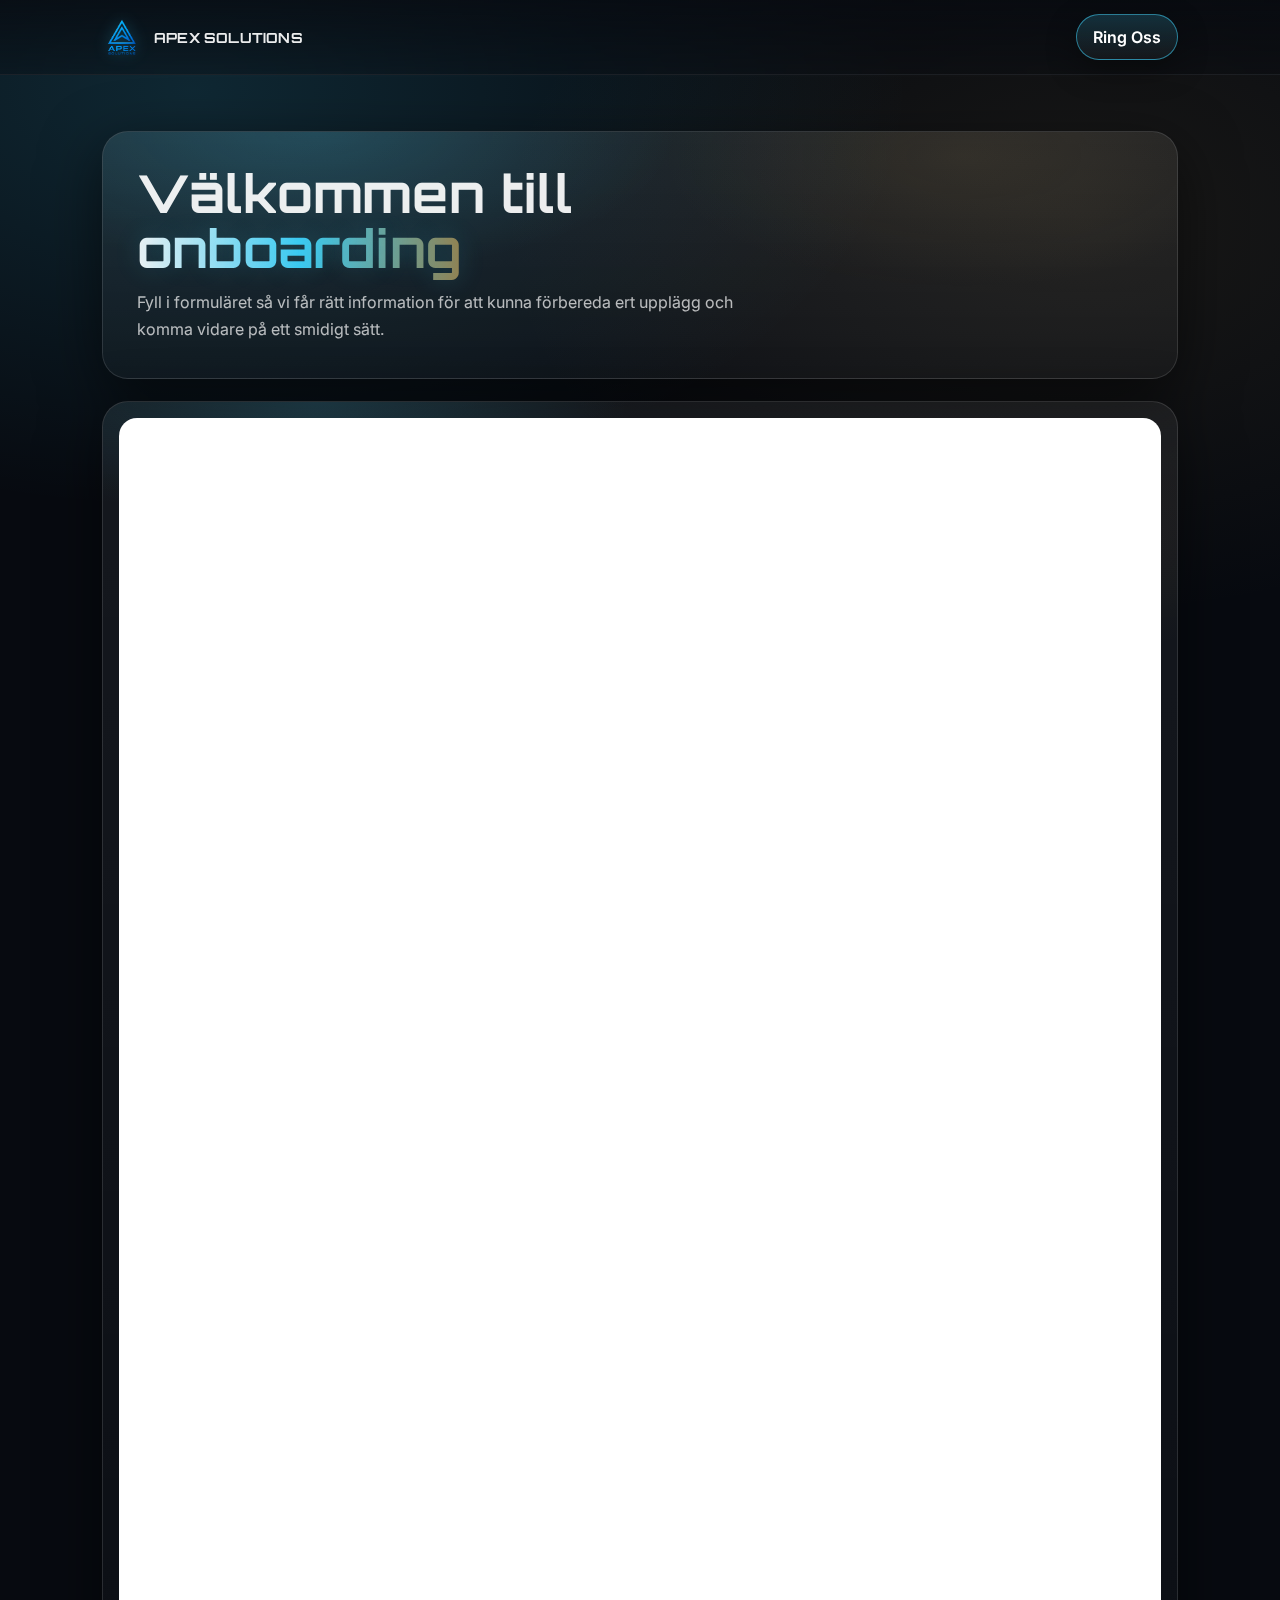
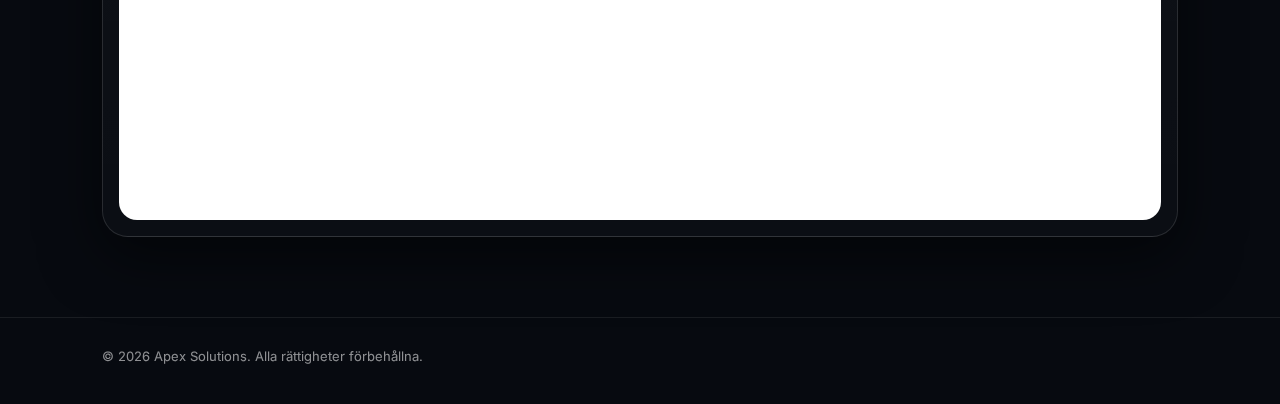
<file: onboarding.html>
<!doctype html>
<html lang="sv">
<head>
  <meta charset="utf-8" />
  <meta name="viewport" content="width=device-width,initial-scale=1" />
  <title>Apex Solutions — Onboarding</title>
  <meta name="description" content="Onboardingformulär för Apex Solutions." />

  <!-- Fonts -->
  <link rel="preconnect" href="https://fonts.googleapis.com">
  <link rel="preconnect" href="https://fonts.gstatic.com" crossorigin>
  <link href="https://fonts.googleapis.com/css2?family=Inter:wght@300;400;500;600;700&family=Orbitron:wght@500;600;700&display=swap" rel="stylesheet">
  <link rel="icon" href="/assets/apex-logo.png" type="image/svg+xml">

  <style>
    :root{
      --bg:#070A10;
      --text:rgba(255,255,255,.92);
      --muted:rgba(255,255,255,.70);
      --muted2:rgba(255,255,255,.55);

      --cyan:#3FD3FC;
      --gold:#9E834C;

      --border:rgba(255,255,255,.12);
      --shadow:0 18px 60px rgba(0,0,0,.55);
      --radius2:26px;
      --max:1120px;
    }

    *{box-sizing:border-box}
    html,body{height:100%}

    body{
      margin:0;
      font-family:Inter, system-ui, -apple-system, Segoe UI, Roboto, Arial, sans-serif;
      color:var(--text);
      background:var(--bg);
      overflow-x:hidden;
    }

    body::before{
      content:"";
      position:fixed;
      inset:0;
      z-index:-1;
      pointer-events:none;
      background:
        radial-gradient(1200px 700px at 15% 10%, rgba(63,211,252,.15), transparent 60%),
        radial-gradient(900px 600px at 85% 25%, rgba(158,131,76,.12), transparent 65%),
        radial-gradient(800px 500px at 50% 90%, rgba(63,211,252,.10), transparent 60%),
        var(--bg);
    }

    a{color:inherit;text-decoration:none}

    .wrap{
      max-width:var(--max);
      margin:0 auto;
      padding:0 22px;
    }

    /* Header */
    header{
      position:sticky;
      top:0;
      z-index:50;
      backdrop-filter:blur(14px);
      background:linear-gradient(180deg, rgba(7,10,16,.75), rgba(7,10,16,.35));
      border-bottom:1px solid rgba(255,255,255,.08);
    }

    .nav{
      display:flex;
      align-items:center;
      justify-content:space-between;
      padding:14px 0;
    }

    .brand{
      display:flex;
      align-items:center;
      gap:12px;
      font-weight:700;
      letter-spacing:.2px;
    }

    .logo{
      display:flex;
      align-items:center;
      height:40px;
    }

    .logo img{
      height:100%;
      width:auto;
      display:block;
      filter:drop-shadow(0 0 8px rgba(63,211,252,.35));
    }

    .brand span{
      font-family:Orbitron, Inter, system-ui;
      font-size:14px;
      text-transform:uppercase;
    }

    .btn{
      display:inline-flex;
      align-items:center;
      justify-content:center;
      gap:10px;
      padding:12px 16px;
      border-radius:999px;
      border:1px solid rgba(255,255,255,.18);
      background:linear-gradient(180deg, rgba(255,255,255,.08), rgba(255,255,255,.03));
      box-shadow:0 10px 30px rgba(0,0,0,.35);
      transition:transform .15s ease, border-color .15s ease, background .15s ease;
      font-weight:600;
      white-space:nowrap;
      color:#fff;
    }

    .btn:hover{
      transform:translateY(-1px);
      border-color:rgba(63,211,252,.55);
    }

    .btn.primary{
      border-color:rgba(63,211,252,.55);
      background:linear-gradient(180deg, rgba(63,211,252,.18), rgba(255,255,255,.04));
    }

    /* Page */
    main{
      padding:56px 0 80px;
    }

    .hero-card{
      border:1px solid rgba(255,255,255,.12);
      background:linear-gradient(180deg, rgba(255,255,255,.07), rgba(255,255,255,.03));
      border-radius:var(--radius2);
      box-shadow:var(--shadow);
      overflow:hidden;
      position:relative;
      padding:34px;
      margin-bottom:22px;
    }

    .hero-card::before{
      content:"";
      position:absolute;
      inset:-1px;
      background:
        radial-gradient(600px 240px at 20% 0%, rgba(63,211,252,.16), transparent 60%),
        radial-gradient(500px 220px at 80% 10%, rgba(158,131,76,.12), transparent 60%);
      pointer-events:none;
    }

    .hero-content{
      position:relative;
      z-index:1;
      max-width:760px;
    }

    .eyebrow{
      display:inline-flex;
      align-items:center;
      gap:8px;
      padding:8px 12px;
      border-radius:999px;
      border:1px solid rgba(255,255,255,.14);
      background:rgba(255,255,255,.04);
      color:var(--muted);
      font-size:13px;
      margin-bottom:14px;
    }

    .eyebrow-dot{
      width:8px;
      height:8px;
      border-radius:999px;
      background:radial-gradient(circle at 30% 30%, #fff, var(--cyan));
      box-shadow:0 0 18px rgba(63,211,252,.55);
    }

    h1{
      margin:0 0 14px;
      font-family:Orbitron, Inter, system-ui;
      font-size:clamp(30px, 5vw, 52px);
      line-height:1.05;
      letter-spacing:.2px;
    }

    .glow{
      background:linear-gradient(90deg, rgba(255,255,255,.95), rgba(63,211,252,.95), rgba(158,131,76,.95));
      -webkit-background-clip:text;
      background-clip:text;
      color:transparent;
      text-shadow:0 0 26px rgba(63,211,252,.18);
    }

    .lead{
      margin:0;
      color:var(--muted);
      font-size:16px;
      line-height:1.7;
      max-width:62ch;
    }

    .form-shell{
      border:1px solid rgba(255,255,255,.12);
      background:linear-gradient(180deg, rgba(255,255,255,.06), rgba(255,255,255,.02));
      border-radius:var(--radius2);
      box-shadow:var(--shadow);
      overflow:hidden;
      position:relative;
      padding:16px;
    }

    .form-shell::before{
      content:"";
      position:absolute;
      inset:-1px;
      background:
        radial-gradient(520px 220px at 20% 0%, rgba(63,211,252,.14), transparent 60%),
        radial-gradient(520px 220px at 80% 10%, rgba(158,131,76,.10), transparent 60%);
      pointer-events:none;
    }

    .form-inner{
      position:relative;
      z-index:1;
      border-radius:18px;
      overflow:hidden;
      border:1px solid rgba(255,255,255,.10);
      background:#fff;
    }

    .form-inner iframe{
      width:100%;
      height:1400px;
      border:none;
      display:block;
      background:#fff;
    }

    footer{
      padding:30px 0 40px;
      border-top:1px solid rgba(255,255,255,.08);
      color:var(--muted2);
      font-size:13px;
    }

    @media (max-width: 760px){
      .nav{
        gap:12px;
      }

      .brand span{
        font-size:12px;
      }

      .logo{
        height:34px;
      }

      main{
        padding:34px 0 56px;
      }

      .hero-card{
        padding:24px 20px;
      }

      .lead{
        font-size:15px;
      }

      .form-shell{
        padding:10px;
      }

      .form-inner iframe{
        height:1550px;
      }

      .btn{
        padding:10px 14px;
        font-size:14px;
      }
    }
  </style>
</head>
<body>
  <header>
    <div class="wrap">
      <div class="nav">
        <a class="brand" href="/" aria-label="Apex Solutions">
          <div class="logo">
            <img src="assets/apex-logo.png" alt="Apex Solutions logo">
          </div>
          <span>APEX SOLUTIONS</span>
        </a>

        <a class="btn primary" href="tel:+46855123015">Ring Oss</a>
      </div>
    </div>
  </header>

  <main>
    <div class="wrap">
      <section class="hero-card">
        <div class="hero-content">

          <h1>Välkommen till <span class="glow">onboarding</span></h1>

          <p class="lead">
            Fyll i formuläret så vi får rätt information för att kunna förbereda ert upplägg och komma vidare på ett smidigt sätt.
          </p>
        </div>
      </section>

      <section class="form-shell">
        <div class="form-inner">
          <iframe 
            src="https://docs.google.com/forms/d/e/1FAIpQLSfObcG2RGRIrb1JV_2YlSSyw-vOYxMF3FCDQFO9AYbyKIBu9A/viewform?embedded=true"
            style="width:100%; height:1400px; border:none; background:white;">
          </iframe>
        </div>
      </section>
    </div>
  </main>

  <footer>
    <div class="wrap">
      <div>© <span id="year"></span> Apex Solutions. Alla rättigheter förbehållna.</div>
    </div>
  </footer>

  <script>
    document.getElementById('year').textContent = new Date().getFullYear();
  </script>
</body>
</html>
</file>
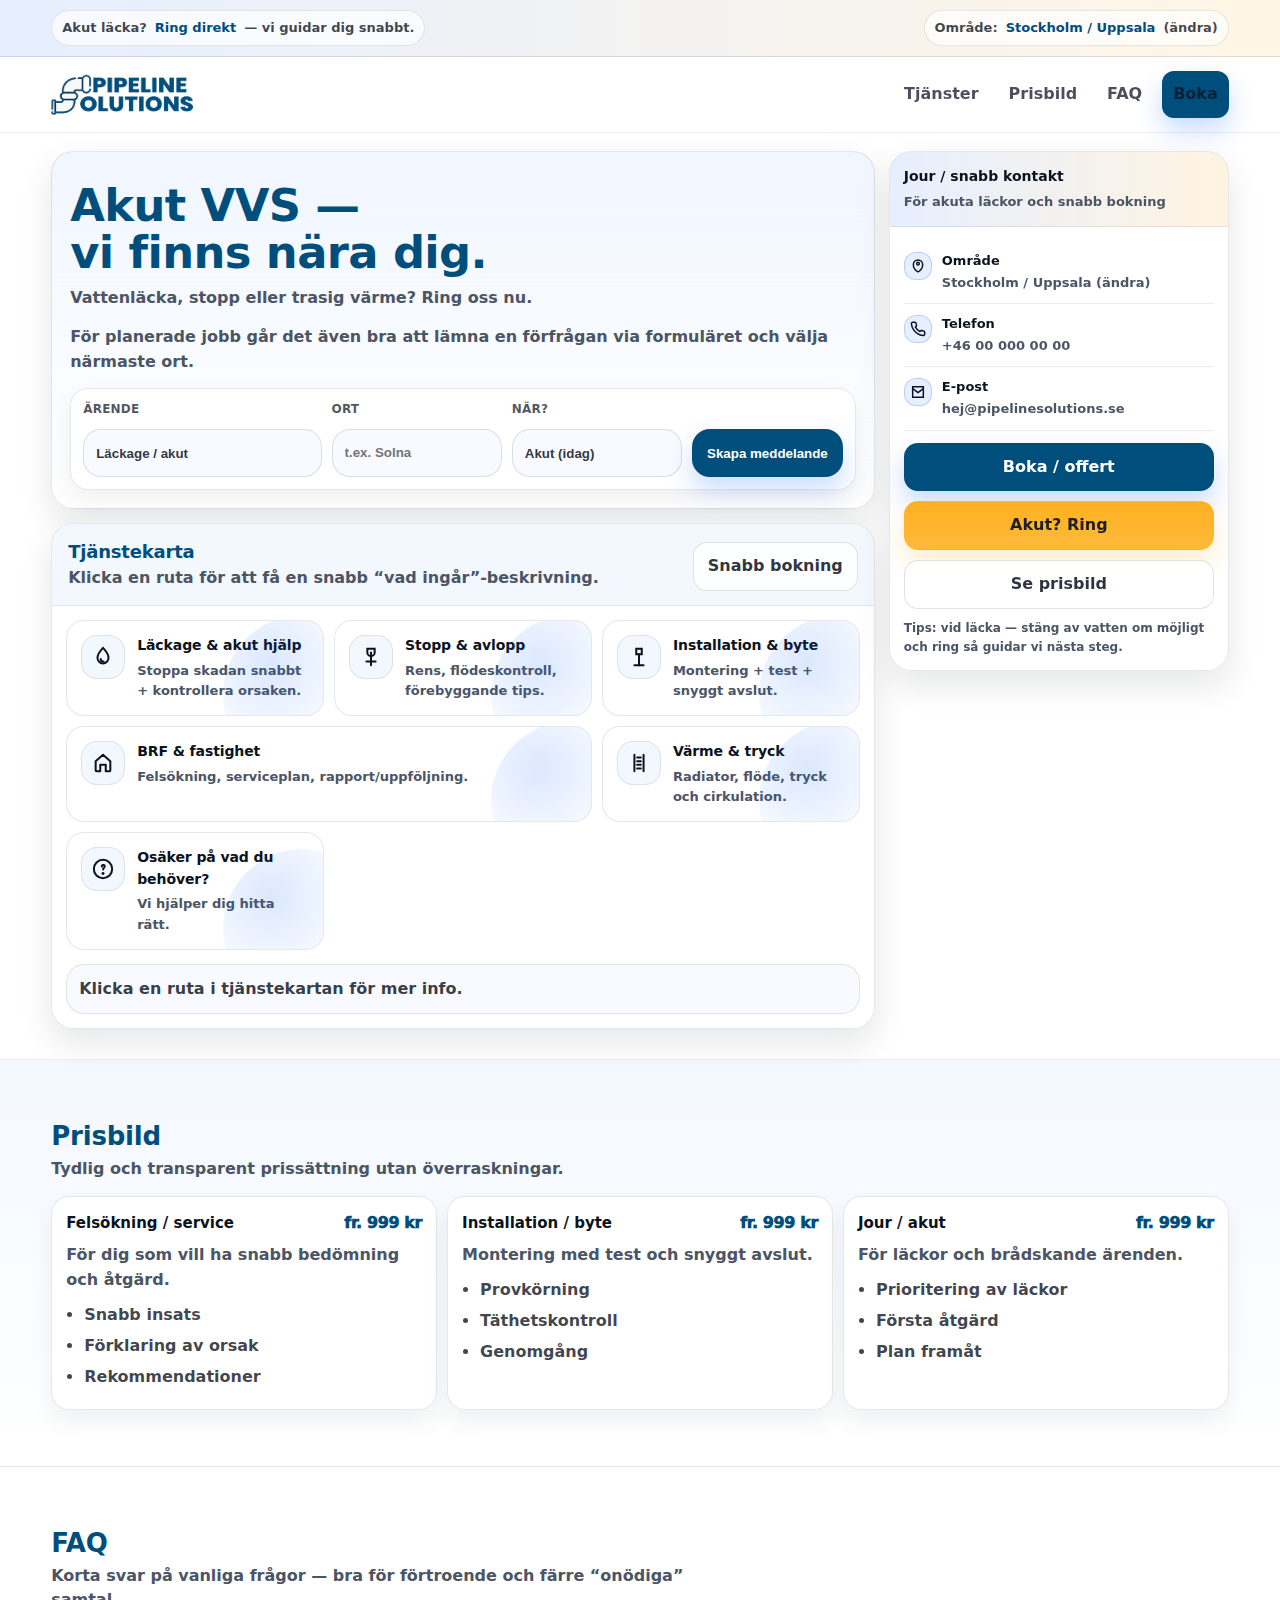
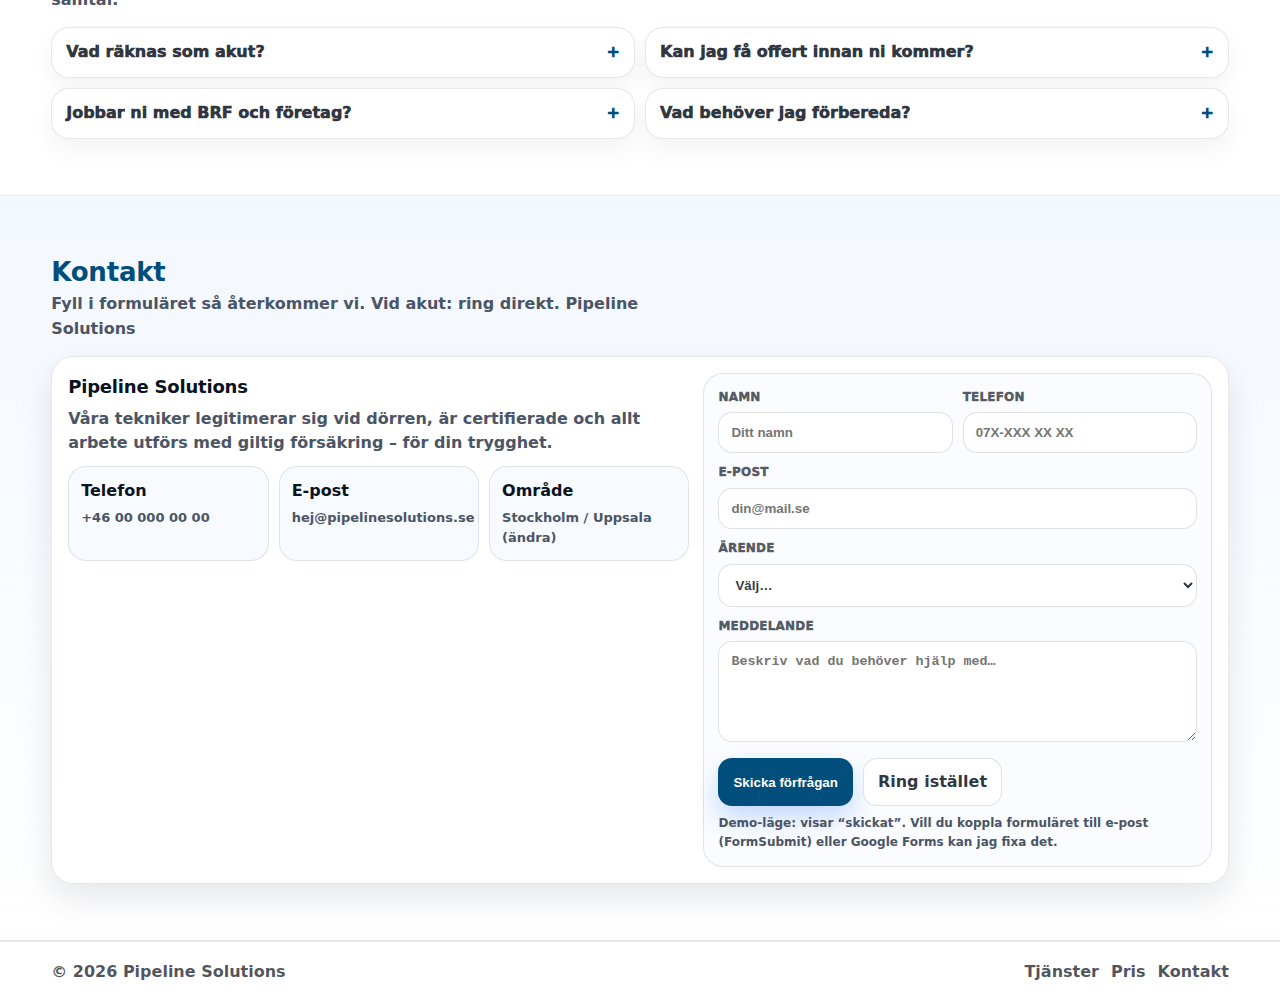
<file: pipelinesolutions.html>
<!doctype html>
<html lang="sv">
<head>
  <meta charset="utf-8" />
  <meta name="viewport" content="width=device-width,initial-scale=1" />
  <title>Pipeline Solutions — VVS i Sverige</title>
  <meta name="description" content="Pipeline Solutions erbjuder VVS-service, installation och akut hjälp. Snabbt på plats, tydligt pris och proffsigt utfört." />

  <style>
    :root{
      --white:#ffffff;
      --blue: #004E7C;
      --blue-50:#EAF2FF;
      --accent:#FFB020; /* third color: warm amber */
      --ink:#0B1220;
      --muted:#4B5565;
      --line:rgba(11,18,32,.12);
      --shadow: 0 14px 34px rgba(11,18,32,.10);
      --r: 16px;
      --r2: 22px;
    }
    *{box-sizing:border-box}
    html,body{margin:0;padding:0}
    body{
      font-family: ui-sans-serif, system-ui, -apple-system, Segoe UI, Roboto, Arial, sans-serif;
      color: var(--ink);
      background: var(--white);
      line-height: 1.55;
    }
    a{color:inherit;text-decoration:none}
    .container{width:min(1180px, 92%); margin-inline:auto}
    img{max-width:100%; display:block}


    /* Top strip */
    .topstrip{
      background: linear-gradient(90deg, rgba(11,95,255,.10), rgba(255,176,32,.12));
      border-bottom: 1px solid var(--line);
      font-weight: 700;
      color: rgba(11,18,32,.78);
      font-size: 13px;
    }
    .topstrip .row{
      display:flex; align-items:center; justify-content:space-between;
      padding: 10px 0;
      gap: 10px;
      flex-wrap: wrap;
    }
    .topstrip b{color: var(--blue)}
    .topstrip .pill{
      display:inline-flex; align-items:center; gap:8px;
      padding: 7px 10px;
      border-radius: 999px;
      border: 1px solid rgba(11,18,32,.10);
      background: rgba(255,255,255,.70);
    }
    .dot{
      width: 9px; height: 9px; border-radius: 999px;
      background: var(--accent);
      box-shadow: 0 0 0 6px rgba(255,176,32,.18);
    }

    /* Header */
    header{
      position: sticky; top:0; z-index: 50;
      background: rgba(255,255,255,.92);
      border-bottom: 1px solid rgba(11,18,32,.08);
      backdrop-filter: blur(10px);
    }
    .head{
      display:flex; align-items:center; justify-content:space-between;
      gap: 12px;
      padding: 14px 0;
    }
    .brand{
      display:flex; align-items:center; gap: 12px;
    }
    .mark{
      width: 44px; height: 44px;
      border-radius: 14px;
      background: conic-gradient(from 220deg, var(--blue), rgba(11,95,255,.55), var(--accent), var(--blue));
      border: 1px solid rgba(11,18,32,.10);
      box-shadow: 0 12px 26px rgba(11,18,32,.10);
      position: relative;
      overflow:hidden;
    }
    .mark:after{
      content:"";
      position:absolute;
      inset: 10px 10px auto auto;
      width: 20px; height: 20px;
      border-radius: 9px;
      background: rgba(255,255,255,.86);
      transform: rotate(18deg);
    }
    .brand strong{display:block; letter-spacing:.2px}
    .brand span{display:block; color: var(--muted); font-size: 12.5px; font-weight: 700}

    nav{display:flex; align-items:center; gap: 10px}
    .navlinks{display:flex; align-items:center; gap: 10px}
    .navlinks a{
      font-weight: 850;
      color: rgba(11,18,32,.74);
      padding: 10px 10px;
      border-radius: 12px;
      transition: background .12s ease;
    }
    .navlinks a:hover{background: rgba(11,95,255,.08)}
    .nav-toggle{
      display:none;
      border: 1px solid rgba(11,18,32,.12);
      background: rgba(255,255,255,.92);
      border-radius: 14px;
      padding: 10px 12px;
      font-weight: 900;
    }

    .btn{
      display:inline-flex; align-items:center; justify-content:center; gap:10px;
      padding: 11px 14px;
      border-radius: 14px;
      border: 1px solid transparent;
      font-weight: 900;
      cursor:pointer;
      user-select:none;
      transition: transform .12s ease, box-shadow .12s ease, background .12s ease, border-color .12s ease;
      white-space: nowrap;
    }
    .btn:active{transform: translateY(0)}
    .btn-primary{
      background: var(--blue);
      color: white;
      box-shadow: 0 12px 26px rgba(11,95,255,.22);
    }
    .btn-primary:hover{transform: translateY(-1px)}
    .btn-ghost{
      background: rgba(255,255,255,.9);
      border-color: rgba(11,18,32,.12);
      color: rgba(11,18,32,.86);
    }
    .btn-ghost:hover{transform: translateY(-1px); box-shadow: 0 10px 24px rgba(11,18,32,.08)}
    .btn-accent{
      background: linear-gradient(180deg, rgba(255,176,32,1), rgba(255,176,32,.88));
      color: rgba(11,18,32,.92);
      box-shadow: 0 12px 26px rgba(255,176,32,.22);
    }

    /* ===== Main “Dispatch Board” ===== */
    .board{
      padding: 18px 0 30px;
    }
    .board-grid{
      display:grid;
      grid-template-columns: 1fr 340px;
      gap: 14px;
      align-items:start;
    }

    /* Big headline area — NOT a hero card */
    .headline{
      border: 1px solid rgba(11,18,32,.10);
      border-radius: var(--r2);
      padding: 18px;
      background: linear-gradient(180deg, rgba(234,242,255,.70), rgba(255,255,255,1));
      box-shadow: var(--shadow);
    }
    .headline h1{
      margin: 6px 0 10px;
      color: #004E7C;
      font-size: clamp(30px, 3.5vw, 48px);
      line-height: 1.05;
      letter-spacing: -0.6px;
    }
    .headline p{
      margin: 0 0 14px;
      color: var(--muted);
      font-weight: 750;
      max-width: 70ch;
    }
    .headline .badges{
      display:flex; gap: 8px; flex-wrap:wrap;
      margin-bottom: 12px;
    }
    .badge{
      display:inline-flex; align-items:center; gap:8px;
      padding: 8px 10px;
      border-radius: 999px;
      border: 1px solid rgba(11,18,32,.10);
      background: rgba(255,255,255,.75);
      font-weight: 900;
      color: rgba(11,18,32,.78);
      font-size: 12.5px;
    }
    .badge i{
      width: 10px; height: 10px;
      border-radius: 999px;
      background: var(--blue);
      display:inline-block;
    }

    /* Request bar (booking widget look) */
    .requestbar{
      margin-top: 12px;
      border: 1px solid rgba(11,18,32,.10);
      border-radius: 18px;
      background: rgba(255,255,255,.86);
      box-shadow: 0 10px 24px rgba(11,18,32,.06);
      padding: 12px;
      display:grid;
      grid-template-columns: 1.4fr 1fr 1fr auto;
      gap: 10px;
      align-items:start;
    }
    .field label{
        min-height: 16px;           /* ensures same label block height */
        line-height: 16px;
        margin-bottom: 6px; 
      display:block;
      font-size: 12px;
      font-weight: 900;
      color: rgba(11,18,32,.72);
      letter-spacing: .2px;
      text-transform: uppercase;
    }
    .field input, .field select{
        height: 48px;
      width:100%;
      margin-top: 6px;
      padding: 0px 12px;
      border-radius: 18px;
      border: 1px solid rgba(11,18,32,.12);
      background: rgba(234,242,255,.35);
      outline:none;
      font-weight: 800;
      color: rgba(11,18,32,.86);
      line-height: 48px;;

    }

    /* Make button align with inputs */
    .field button{
    height: 48px;
    width: 100%;
    margin-top: 6px;   /* same as input/select */
    border-radius: 18px;
    }

    .field select{
    appearance: none;
    -webkit-appearance: none;
    -moz-appearance: none;
    border-radius: 18px; /* same as ORT */
    }

    
    .field input:focus, .field select:focus{
      border-color: rgba(11,95,255,.35);
      box-shadow: 0 0 0 6px rgba(11,95,255,.10);
    }

    /* Service map (big grid with icons) */
    .servicemap{
      margin-top: 14px;
      border: 1px solid rgba(11,18,32,.10);
      border-radius: var(--r2);
      background: rgba(255,255,255,.92);
      box-shadow: var(--shadow);
      overflow:hidden;
    }
    .servicemap .top{
      padding: 14px 16px;
      display:flex; align-items:flex-end; justify-content:space-between; gap: 12px;
      border-bottom: 1px solid rgba(11,18,32,.08);
      background: rgba(234,242,255,.55);
    }
    .servicemap h2{margin:0; font-size: 18px; letter-spacing:-0.2px; color: #004E7C;}
    .servicemap .top p{margin:0; color: var(--muted); font-weight: 750}
    .grid{
      display:grid;
      grid-template-columns: repeat(12, minmax(0, 1fr));
      gap: 10px;
      padding: 14px;
    }
    .svc{
      grid-column: span 4;
      border: 1px solid rgba(11,18,32,.10);
      border-radius: 18px;
      background: rgba(255,255,255,.86);
      padding: 14px;
      display:flex;
      gap: 12px;
      align-items:flex-start;
      transition: transform .12s ease, box-shadow .12s ease;
      cursor: pointer;
      position: relative;
      overflow:hidden;
    }
    .svc:hover{
      transform: translateY(-1px);
      box-shadow: 0 14px 28px rgba(11,18,32,.10);
    }
    .svc:before{
      content:"";
      position:absolute;
      inset: auto -60px -60px auto;
      width: 160px; height: 160px;
      border-radius: 999px;
      background: radial-gradient(circle at 30% 30%, rgba(11,95,255,.16), transparent 60%);
      opacity:.9;
      pointer-events:none;
    }
    .icon{
      width: 44px; height: 44px;
      border-radius: 16px;
      display:grid; place-items:center;
      border: 1px solid rgba(11,18,32,.10);
      background: rgba(234,242,255,.55);
      flex: 0 0 auto;
    }
    .icon svg{width: 22px; height: 22px}
    .svc strong{display:block; font-size: 14px; letter-spacing:-0.1px}
    .svc span{display:block; margin-top: 4px; color: var(--muted); font-weight: 750; font-size: 13px}
    .svc small{
      display:inline-flex;
      margin-top: 10px;
      padding: 6px 10px;
      border-radius: 999px;
      border: 1px solid rgba(11,18,32,.10);
      background: rgba(234,242,255,.45);
      font-weight: 900;
      color: rgba(11,18,32,.74);
      font-size: 12px;
      width: fit-content;
    }
    .svc.wide{grid-column: span 8}
    .svc.tall{grid-column: span 4; grid-row: span 2}

    /* Side dispatch card (sticky) */
    .side{
      position: sticky;
      top: 88px;
      border: 1px solid rgba(11,18,32,.10);
      border-radius: var(--r2);
      background: rgba(255,255,255,.92);
      box-shadow: var(--shadow);
      overflow:hidden;
    }
    .side .cap{
      padding: 14px 14px;
      border-bottom: 1px solid rgba(11,18,32,.08);
      background: linear-gradient(90deg, rgba(11,95,255,.10), rgba(255,176,32,.14));
    }
    .side .cap strong{display:block; font-size: 14px}
    .side .cap span{display:block; margin-top:4px; color: var(--muted); font-weight: 750; font-size: 13px}
    .side .body{padding: 14px}
    .side .line{
      display:flex; align-items:flex-start; gap: 10px;
      padding: 10px 0;
      border-bottom: 1px solid rgba(11,18,32,.08);
    }
    .side .line:last-child{border-bottom:0}
    .pin{
      width: 28px; height: 28px;
      border-radius: 12px;
      background: rgba(11,95,255,.10);
      border: 1px solid rgba(11,95,255,.22);
      display:grid; place-items:center;
      flex:0 0 auto;
      margin-top: 1px;
    }
    .pin svg{width: 16px; height: 16px}
    .side .line strong{display:block; font-size: 13px}
    .side .line a, .side .line span{
      display:block; margin-top: 2px;
      color: var(--muted); font-weight: 800; font-size: 13px;
    }
    .side .actions{
      display:grid;
      gap: 10px;
      margin-top: 12px;
    }

    /* Sections */
    .section{padding: 56px 0}
    .section.alt{
      background: linear-gradient(180deg, rgba(234,242,255,.55), rgba(255,255,255,0));
      border-top: 1px solid rgba(11,18,32,.08);
      border-bottom: 1px solid rgba(11,18,32,.08);
    }
    .section-head{
      display:flex; align-items:flex-end; justify-content:space-between; gap: 12px;
      margin-bottom: 14px;
    }
    .section-head h2{margin:0; font-size: 26px; letter-spacing:-0.2px; color: #004E7C;}
    .section-head p{margin:0; color: var(--muted); font-weight: 750; max-width: 60ch}

    /* Pricing bands */
    .bands{
      display:grid;
      grid-template-columns: repeat(12, minmax(0,1fr));
      gap: 10px;
    }
    .band{
      grid-column: span 4;
      border-radius: 18px;
      border: 1px solid rgba(11,18,32,.10);
      background: rgba(255,255,255,.92);
      box-shadow: 0 10px 24px rgba(11,18,32,.06);
      padding: 14px;
    }
    .band .top{
      display:flex; align-items:baseline; justify-content:space-between; gap: 12px;
      margin-bottom: 8px;
    }
    .band strong{font-size: 15px}
    .price{
      font-weight: 1000;
      color: var(--blue);
      letter-spacing: -0.4px;
    }
    .band p{margin:0 0 10px; color: var(--muted); font-weight: 750}
    .band ul{margin:0; padding-left: 18px; color: rgba(11,18,32,.78); font-weight: 750}
    .band li{margin: 6px 0}

    /* FAQ */
    .faq{
      display:grid;
      grid-template-columns: 1fr 1fr;
      gap: 10px;
      margin-top: 10px;
    }
    details{
      border-radius: 18px;
      border: 1px solid rgba(11,18,32,.10);
      background: rgba(255,255,255,.92);
      box-shadow: 0 10px 24px rgba(11,18,32,.05);
      padding: 12px 14px;
    }
    summary{
      cursor:pointer;
      font-weight: 950;
      color: rgba(11,18,32,.86);
      list-style:none;
    }
    summary::-webkit-details-marker{display:none}
    summary:after{
      content:"+";
      float:right;
      font-weight: 1000;
      color: var(--blue);
    }
    details[open] summary:after{content:"–"}
    details p{margin: 10px 0 0; color: var(--muted); font-weight: 750}

    /* Contact footer block */
    .contact{
      border-radius: 22px;
      border: 1px solid rgba(11,18,32,.10);
      background: rgba(255,255,255,.92);
      box-shadow: var(--shadow);
      padding: 16px;
      display:grid;
      grid-template-columns: 1.1fr .9fr;
      gap: 14px;
      align-items:start;
    }
    .contact .cards{
      display:grid;
      grid-template-columns: repeat(3, minmax(0,1fr));
      gap: 10px;
      margin-top: 10px;
    }
    .card{
      border-radius: 18px;
      border: 1px solid rgba(11,18,32,.10);
      background: rgba(234,242,255,.40);
      padding: 12px;
      font-weight: 850;
    }
    .card span, .card a{
      display:block;
      margin-top: 4px;
      color: var(--muted);
      font-weight: 800;
      font-size: 13px;
    }
    form{
      border-radius: 20px;
      border: 1px solid rgba(11,18,32,.10);
      background: rgba(234,242,255,.25);
      padding: 14px;
    }
    .frow{
      display:grid; grid-template-columns: 1fr 1fr; gap: 10px;
    }
    label{
      display:block;
      font-size: 12px;
      font-weight: 950;
      color: rgba(11,18,32,.70);
      letter-spacing: .2px;
      text-transform: uppercase;
      margin-bottom: 10px;
    }
    input,select,textarea{
      width:100%;
      margin-top: 6px;
      padding: 12px 12px;
      border-radius: 14px;
      border: 1px solid rgba(11,18,32,.12);
      background: rgba(255,255,255,.86);
      outline:none;
      font-weight: 800;
      color: rgba(11,18,32,.86);
    }
    input:focus,select:focus,textarea:focus{
      border-color: rgba(11,95,255,.35);
      box-shadow: 0 0 0 6px rgba(11,95,255,.10);
    }
    .tiny{font-size: 12px; color: var(--muted); font-weight: 750; margin: 8px 0 0}

    footer{
      border-top: 1px solid rgba(11,18,32,.10);
      padding: 18px 0;
      color: rgba(11,18,32,.72);
      font-weight: 800;
    }
    .foot{
      display:flex; align-items:center; justify-content:space-between; gap: 12px;
      flex-wrap:wrap;
    }
    .foot a:hover{text-decoration: underline}

    /* Responsive */
    @media (max-width: 1050px){
      .board-grid{grid-template-columns: 1fr}
      .side{position: relative; top:auto}
      .requestbar{grid-template-columns: 1fr 1fr; }
      .grid .svc{grid-column: span 6}
      .grid .svc.wide{grid-column: span 12}
      .bands .band{grid-column: span 6}
      .contact{grid-template-columns: 1fr}
      .contact .cards{grid-template-columns: 1fr}
      .faq{grid-template-columns: 1fr}
      .frow{grid-template-columns: 1fr}
    }
    @media (max-width: 720px){
      .nav-toggle{display:inline-flex}
      .navlinks{
        display:none;
        position:absolute;
        right: 4%;
        top: 70px;
        padding: 12px;
        border-radius: 18px;
        border: 1px solid rgba(11,18,32,.10);
        background: rgba(255,255,255,.95);
        box-shadow: var(--shadow);
        flex-direction: column;
        gap: 6px;
        min-width: 230px;
      }
      .navlinks.open{display:flex}
      .requestbar{grid-template-columns: 1fr}
      .grid .svc{grid-column: span 12}
      .bands .band{grid-column: span 12}
      .section-head{flex-direction: column; align-items:flex-start}
    }

    .logo{
  height: 44px;        /* same visual size as before */
  width: auto;
  display: block;
}

  </style>
</head>

<body>
  <!-- Top strip -->
  <div class="topstrip">
    <div class="container row">
      <div class="pill"></span> Akut läcka? <b>Ring direkt</b> — vi guidar dig snabbt.</div>
      <div class="pill">Område: <b>Stockholm / Uppsala</b> (ändra)</div>
    </div>
  </div>

  <header>
    <div class="container head">
      <a class="brand" href="#top" aria-label="Pipeline Solutions">
        <img
  src="assets/pipelinesolutionslogo.png"
  alt="Pipeline Solutions logo"
  class="logo"
/>

      
      </a>

      <nav aria-label="Meny" style="position:relative">
        <button class="nav-toggle" id="navToggle" aria-expanded="false" aria-controls="navLinks">Meny</button>
        <div class="navlinks" id="navLinks">
          <a href="#tjanster">Tjänster</a>
          <a href="#priser">Prisbild</a>
          <a href="#faq">FAQ</a>
          <a class="btn btn-primary" href="#kontakt">Boka</a>
        </div>
      </nav>
    </div>
  </header>

  <main id="top" class="board">
    <div class="container board-grid">
      <!-- LEFT: Dispatch board -->
      <section>
        <div class="headline">
          <div class="badges">
    
          </div>

          <h1>Akut VVS — <br/>vi finns nära dig.</h1>
          <p>
            Vattenläcka, stopp eller trasig värme? Ring oss nu. 
          </p>
          <p>För planerade jobb går det även bra att lämna en förfrågan via formuläret och välja närmaste ort.</p>


          <!-- Request bar -->
          <div class="requestbar" aria-label="Snabbförfrågan">
            <div class="field">
              <label for="issue">Ärende</label>
              <select id="issue">
                <option value="Läckage / akut">Läckage / akut</option>
                <option value="Stopp / avlopp">Stopp / avlopp</option>
                <option value="Installation / byte">Installation / byte</option>
                <option value="Värme / tryck">Värme / tryck</option>
                <option value="BRF / fastighet">BRF / fastighet</option>
                <option value="Annat">Annat</option>
              </select>
            </div>
            <div class="field">
              <label for="city">Ort</label>
              <input id="city" placeholder="t.ex. Solna" />
            </div>
            <div class="field">
              <label for="time">När?</label>
              <select id="time">
                <option value="Akut (idag)">Akut (idag)</option>
                <option value="Inom 1–2 dagar">Inom 1–2 dagar</option>
                <option value="Denna vecka">Denna vecka</option>
                <option value="Valfri tid">Valfri tid</option>
              </select>
            </div>
            <div class="field">
  <label aria-hidden="true">&nbsp;</label>
  <button class="btn btn-primary" id="buildMsg">
    Skapa meddelande
  </button>
</div>
          </div>
          <div class="tiny" id="msgHint" style="display:none; margin-top:10px; font-weight:800; color:rgba(11,18,32,.76)">
            Klart! Scrolla till kontaktformuläret — meddelandet har fyllts i.
          </div>
        </div>

        <!-- Service map -->
        <div id="tjanster" class="servicemap" style="margin-top:14px">
          <div class="top">
            <div>
              <h2>Tjänstekarta</h2>
              <p>Klicka en ruta för att få en snabb “vad ingår”-beskrivning.</p>
            </div>
            <a class="btn btn-ghost" href="#kontakt">Snabb bokning</a>
          </div>

          <div class="grid" id="serviceGrid">
            <!-- Each service card is a “map tile” (not a typical marketing card layout) -->
            <article class="svc" data-title="Läckage / akut" data-desc="Vi prioriterar läckor. Första åtgärd för att stoppa vatten, kontroll av kopplingar/ventiler och tydlig plan för nästa steg.">
              <div class="icon" aria-hidden="true">
                <svg viewBox="0 0 24 24" fill="none"><path d="M12 2s6 6.2 6 11a6 6 0 1 1-12 0C6 8.2 12 2 12 2Z" stroke="currentColor" stroke-width="2.2"/><path d="M9.5 14.2c.2 1.6 1.5 2.8 3.1 2.8" stroke="currentColor" stroke-width="2.2" stroke-linecap="round"/></svg>
              </div>
              <div>
                <strong>Läckage & akut hjälp</strong>
                <span>Stoppa skadan snabbt + kontrollera orsaken.</span>
                
              </div>
            </article>

            <article class="svc" data-title="Stopp / avlopp" data-desc="Rensning av vattenlås/golvbrunn, kontroll av flöde efteråt och tips för att minska risken att stoppet kommer tillbaka.">
              <div class="icon" aria-hidden="true">
                <svg viewBox="0 0 24 24" fill="none"><path d="M8 3h8v4a4 4 0 0 1-8 0V3Z" stroke="currentColor" stroke-width="2.2"/><path d="M12 7v14" stroke="currentColor" stroke-width="2.2" stroke-linecap="round"/><path d="M7 17h10" stroke="currentColor" stroke-width="2.2" stroke-linecap="round"/></svg>
              </div>
              <div>
                <strong>Stopp & avlopp</strong>
                <span>Rens, flödeskontroll, förebyggande tips.</span>
                
              </div>
            </article>

            <article class="svc" data-title="Installation / byte" data-desc="Montering av WC, blandare, handfat samt anslutning av disk-/tvättmaskin. Vi provkör och kontrollerar täthet.">
              <div class="icon" aria-hidden="true">
                <svg viewBox="0 0 24 24" fill="none"><path d="M7 21h10" stroke="currentColor" stroke-width="2.2" stroke-linecap="round"/><path d="M9 3h6v6H9V3Z" stroke="currentColor" stroke-width="2.2"/><path d="M12 9v12" stroke="currentColor" stroke-width="2.2" stroke-linecap="round"/></svg>
              </div>
              <div>
                <strong>Installation & byte</strong>
                <span>Montering + test + snyggt avslut.</span>
                
              </div>
            </article>

            <article class="svc wide" data-title="BRF / fastighet" data-desc="Felsökning, återkommande service och rapportering. Passar styrelser och förvaltning som vill ha smidig hantering.">
              <div class="icon" aria-hidden="true">
                <svg viewBox="0 0 24 24" fill="none"><path d="M4 10 12 3l8 7v10a1 1 0 0 1-1 1h-4v-7H9v7H5a1 1 0 0 1-1-1V10Z" stroke="currentColor" stroke-width="2.2" stroke-linejoin="round"/></svg>
              </div>
              <div>
                <strong>BRF & fastighet</strong>
                <span>Felsökning, serviceplan, rapport/uppföljning.</span>
                
              </div>
            </article>

            <article class="svc" data-title="Värme / tryck" data-desc="Hjälp med radiatorer som inte blir varma, tryckproblem och enklare felsökning för att hitta rätt åtgärd.">
              <div class="icon" aria-hidden="true">
                <svg viewBox="0 0 24 24" fill="none"><path d="M7 3v18" stroke="currentColor" stroke-width="2.2" stroke-linecap="round"/><path d="M17 3v18" stroke="currentColor" stroke-width="2.2" stroke-linecap="round"/><path d="M10 6h4M10 10h4M10 14h4M10 18h4" stroke="currentColor" stroke-width="2.2" stroke-linecap="round"/></svg>
              </div>
              <div>
                <strong>Värme & tryck</strong>
                <span>Radiator, flöde, tryck och cirkulation.</span>
                
              </div>
            </article>

            <article class="svc" data-title="Annat" data-desc="Osäker? Beskriv symtomen. Vi guidar vad som är akut, vad som kan vänta och vilka alternativ som finns.">
              <div class="icon" aria-hidden="true">
                <svg viewBox="0 0 24 24" fill="none"><path d="M12 22a10 10 0 1 0-10-10 10 10 0 0 0 10 10Z" stroke="currentColor" stroke-width="2.2"/><path d="M12 17h.01" stroke="currentColor" stroke-width="3.2" stroke-linecap="round"/><path d="M10.7 9.2a1.6 1.6 0 1 1 2.7 1.1c-.7.7-1.2 1.1-1.2 2.2" stroke="currentColor" stroke-width="2.2" stroke-linecap="round"/></svg>
              </div>
              <div>
                <strong>Osäker på vad du behöver?</strong>
                <span>Vi hjälper dig hitta rätt.</span>
                
              </div>
            </article>
          </div>

          <div style="padding: 0 14px 14px;">
            <div id="serviceInfo" style="
              border:1px solid rgba(11,18,32,.10);
              border-radius: 18px;
              background: rgba(234,242,255,.35);
              padding: 12px;
              font-weight: 850;
              color: rgba(11,18,32,.82);
            ">
              Klicka en ruta i tjänstekartan för mer info.
            </div>
          </div>
        </div>
      </section>

      <!-- RIGHT: Sticky side card -->
      <aside class="side" aria-label="Jour & kontakt">
        <div class="cap">
          <strong>Jour / snabb kontakt</strong>
          <span>För akuta läckor och snabb bokning</span>
        </div>
        <div class="body">
          <div class="line">
            <div class="pin" aria-hidden="true">
              <svg viewBox="0 0 24 24" fill="none"><path d="M12 21s7-4.5 7-11a7 7 0 1 0-14 0c0 6.5 7 11 7 11Z" stroke="currentColor" stroke-width="2.2"/><path d="M12 10.5a2 2 0 1 0 0-4 2 2 0 0 0 0 4Z" stroke="currentColor" stroke-width="2.2"/></svg>
            </div>
            <div>
              <strong>Område</strong>
              <span>Stockholm / Uppsala (ändra)</span>
            </div>
          </div>
          <div class="line">
            <div class="pin" aria-hidden="true">
              <svg viewBox="0 0 24 24" fill="none"><path d="M22 16.9v3a2 2 0 0 1-2.2 2 19.8 19.8 0 0 1-8.6-3 19.4 19.4 0 0 1-6-6A19.8 19.8 0 0 1 2.1 4.2 2 2 0 0 1 4.1 2h3a2 2 0 0 1 2 1.7c.1.8.3 1.6.6 2.3a2 2 0 0 1-.5 2.1L8.1 9.2a16 16 0 0 0 6.7 6.7l1.1-1.1a2 2 0 0 1 2.1-.5c.7.3 1.5.5 2.3.6a2 2 0 0 1 1.7 2Z" stroke="currentColor" stroke-width="2.2" stroke-linecap="round" stroke-linejoin="round"/></svg>
            </div>
            <div>
              <strong>Telefon</strong>
              <a href="tel:+46000000000">+46 00 000 00 00</a>
            </div>
          </div>
          <div class="line">
            <div class="pin" aria-hidden="true">
              <svg viewBox="0 0 24 24" fill="none"><path d="M4 4h16v16H4V4Z" stroke="currentColor" stroke-width="2.2"/><path d="m4 7 8 6 8-6" stroke="currentColor" stroke-width="2.2" stroke-linecap="round" stroke-linejoin="round"/></svg>
            </div>
            <div>
              <strong>E-post</strong>
              <a href="mailto:hej@pipelinesolutions.se">hej@pipelinesolutions.se</a>
            </div>
          </div>

          <div class="actions">
            <a class="btn btn-primary" href="#kontakt">Boka / offert</a>
            <a class="btn btn-accent" href="tel:+46000000000">Akut? Ring</a>
            <a class="btn btn-ghost" href="#priser">Se prisbild</a>
          </div>

          <p class="tiny" style="margin-top:10px">
            Tips: vid läcka — stäng av vatten om möjligt och ring så guidar vi nästa steg.
          </p>
        </div>
      </aside>
    </div>
  </main>

  <!-- Pricing -->
  <section id="priser" class="section alt">
    <div class="container">
      <div class="section-head">
        <div>
          <h2>Prisbild</h2>
          <p>Tydlig och transparent prissättning utan överraskningar.</p>
        </div>
      </div>

      <div class="bands">
        <article class="band">
          <div class="top">
            <strong>Felsökning / service</strong>
            <div class="price">fr. 999 kr</div>
          </div>
          <p>För dig som vill ha snabb bedömning och åtgärd.</p>
          <ul>
            <li>Snabb insats</li>
            <li>Förklaring av orsak</li>
            <li>Rekommendationer</li>
          </ul>
        </article>

        <article class="band">
          <div class="top">
            <strong>Installation / byte</strong>
            <div class="price">fr. 999 kr</div>
          </div>
          <p>Montering med test och snyggt avslut.</p>
          <ul>
            <li>Provkörning</li>
            <li>Täthetskontroll</li>
            <li>Genomgång</li>
          </ul>
        </article>

        <article class="band">
          <div class="top">
            <strong>Jour / akut</strong>
            <div class="price">fr. 999 kr</div>
          </div>
          <p>För läckor och brådskande ärenden.</p>
          <ul>
            <li>Prioritering av läckor</li>
            <li>Första åtgärd</li>
            <li>Plan framåt</li>
          </ul>
        </article>
      </div>
    </div>
  </section>

  <!-- FAQ -->
  <section id="faq" class="section">
    <div class="container">
      <div class="section-head">
        <div>
          <h2>FAQ</h2>
          <p>Korta svar på vanliga frågor — bra för förtroende och färre “onödiga” samtal.</p>
        </div>
      </div>

      <div class="faq">
        <details>
          <summary>Vad räknas som akut?</summary>
          <p>Läcka, risk för översvämning eller när vatten/avlopp inte går att använda. Ring direkt så prioriterar vi.</p>
        </details>
        <details>
          <summary>Kan jag få offert innan ni kommer?</summary>
          <p>Ja, i de flesta fall – förutsatt att vi har en tydlig bild av problemet. Skicka gärna en beskrivning och ett foto. Om det finns osäkerheter kan vi börja med felsökning och stämma av kostnaden innan eventuella större åtgärder.</p>
        </details>
        <details>
          <summary>Jobbar ni med BRF och företag?</summary>
          <p>Ja. Vi arbetar med både bostadsrättsföreningar och företag.
I många fall blir kostnaden lägre eftersom vi kan samordna arbetet och minska uppstart och körning. Vi erbjuder både engångsjobb och kontinuerliga uppdrag – hör av er så hittar vi en lösning som passar just er.
</p>
        </details>
        <details>
          <summary>Vad behöver jag förbereda?</summary>
          <p>Fri åtkomst till området (t.ex. under diskbänk), portkod om det behövs och gärna att du vet var huvudavstängningen sitter.</p>
        </details>
      </div>
    </div>
  </section>

  <!-- Contact -->
  <section id="kontakt" class="section alt">
    <div class="container">
      <div class="section-head">
        <div>
          <h2>Kontakt</h2>
          <p>Fyll i formuläret så återkommer vi. Vid akut: ring direkt.
Pipeline Solutions
</p>
        </div>
      </div>

      <div class="contact">
        <div>
          <strong style="font-size:18px; letter-spacing:-0.2px;">Pipeline Solutions</strong>
          <p style="margin:6px 0 0; color:var(--muted); font-weight:750;">
            Våra tekniker legitimerar sig vid dörren, är certifierade och allt arbete utförs med giltig försäkring – för din trygghet.
          </p>

          <div class="cards">
            <div class="card">
              Telefon
              <a href="tel:+46000000000">+46 00 000 00 00</a>
            </div>
            <div class="card">
              E-post
              <a href="mailto:hej@pipelinesolutions.se">hej@pipelinesolutions.se</a>
            </div>
            <div class="card">
              Område
              <span>Stockholm / Uppsala (ändra)</span>
            </div>
          </div>
        </div>

        <form id="contactForm">
          <div class="frow">
            <label>
              Namn
              <input name="name" required placeholder="Ditt namn" />
            </label>
            <label>
              Telefon
              <input name="phone" placeholder="07X-XXX XX XX" />
            </label>
          </div>

          <label>
            E-post
            <input name="email" type="email" required placeholder="din@mail.se" />
          </label>

          <label>
            Ärende
            <select name="topic" required>
              <option value="">Välj…</option>
              <option>Läckage / akut</option>
              <option>Stopp / avlopp</option>
              <option>Installation / byte</option>
              <option>Värme / tryck</option>
              <option>BRF / fastighet</option>
              <option>Annat</option>
            </select>
          </label>

          <label>
            Meddelande
            <textarea name="message" id="message" rows="5" required placeholder="Beskriv vad du behöver hjälp med…"></textarea>
          </label>

          <div style="display:flex; gap:10px; flex-wrap:wrap">
            <button class="btn btn-primary" type="submit">Skicka förfrågan</button>
            <a class="btn btn-ghost" href="tel:+46000000000">Ring istället</a>
          </div>

          <p class="tiny" id="formNote">
            Demo-läge: visar “skickat”. Vill du koppla formuläret till e-post (FormSubmit) eller Google Forms kan jag fixa det.
          </p>
        </form>
      </div>
    </div>
  </section>

  <footer>
    <div class="container foot">
      <span>© <span id="year"></span> Pipeline Solutions</span>
      <div style="display:flex; gap:12px; flex-wrap:wrap">
        <a href="#tjanster">Tjänster</a>
        <a href="#priser">Pris</a>
        <a href="#kontakt">Kontakt</a>
      </div>
    </div>
  </footer>

  <script>
    // Mobile menu
    const navToggle = document.getElementById("navToggle");
    const navLinks = document.getElementById("navLinks");
    if(navToggle && navLinks){
      navToggle.addEventListener("click", () => {
        const open = navLinks.classList.toggle("open");
        navToggle.setAttribute("aria-expanded", String(open));
      });
      navLinks.querySelectorAll("a").forEach(a => {
        a.addEventListener("click", () => {
          navLinks.classList.remove("open");
          navToggle.setAttribute("aria-expanded", "false");
        });
      });
    }

    // Footer year
    document.getElementById("year").textContent = new Date().getFullYear();

    // Service map click -> info panel + prefill message
    const info = document.getElementById("serviceInfo");
    const message = document.getElementById("message");
    document.querySelectorAll(".svc").forEach(card => {
      card.addEventListener("click", () => {
        const title = card.dataset.title || "Ärende";
        const desc  = card.dataset.desc  || "";
        info.textContent = title + " — " + desc;

        // Prefill message (without looking like Apex; it's a dispatch UX)
        if(message){
          const base = `Hej!\n\nJag behöver hjälp med: ${title}.\n\nPlats/ort: \nNär passar det: \nKort beskrivning: \n\nTack!`;
          message.value = base;
          document.getElementById("kontakt").scrollIntoView({behavior:"smooth"});
        }
      });
    });

    // “Create message” from request bar
    document.getElementById("buildMsg").addEventListener("click", () => {
      const issue = document.getElementById("issue").value;
      const city  = document.getElementById("city").value || "(fyll i ort)";
      const time  = document.getElementById("time").value;

      if(message){
        message.value =
`Hej!\n\nJag vill boka hjälp med: ${issue}.\nOrt/adress: ${city}\nNär: ${time}\n\nBeskrivning (symptom, var det är, ev. foto):\n- \n\nTack!`;
      }

      const hint = document.getElementById("msgHint");
      hint.style.display = "block";
      document.getElementById("kontakt").scrollIntoView({behavior:"smooth"});
    });

    // Demo submit
    const form = document.getElementById("contactForm");
    const note = document.getElementById("formNote");
    if(form){
      form.addEventListener("submit", (e) => {
        e.preventDefault();
        const btn = form.querySelector("button[type='submit']");
        const original = btn.textContent;
        btn.textContent = "Skickat! ✅";
        btn.disabled = true;
        note.textContent = "Tack! Vi återkommer så snart vi kan. (Demo: inget skickas än.)";
        setTimeout(() => {
          btn.textContent = original;
          btn.disabled = false;
          form.reset();
          note.textContent = "Demo-läge: visar “skickat”. Vill du koppla formuläret till e-post (FormSubmit) eller Google Forms kan jag fixa det.";
        }, 2600);
      });
    }
  </script>
</body>
</html>
</file>
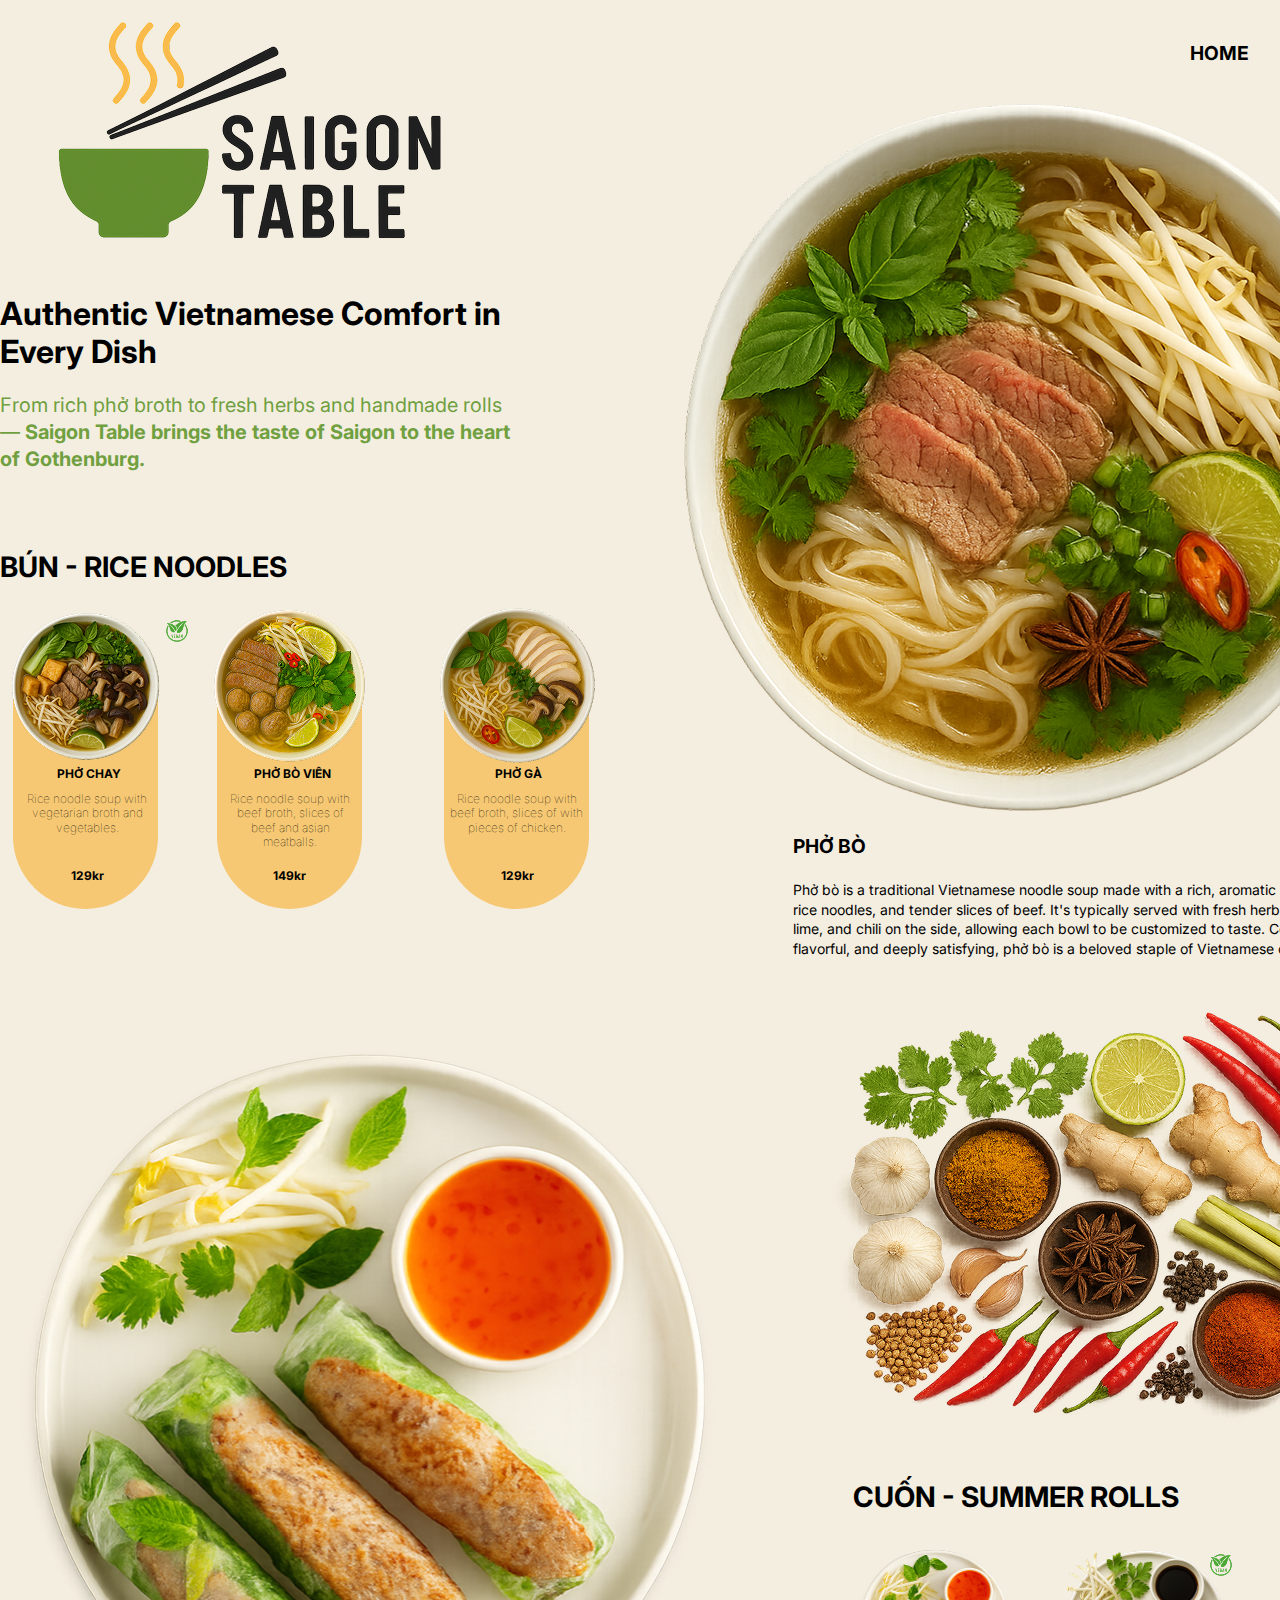
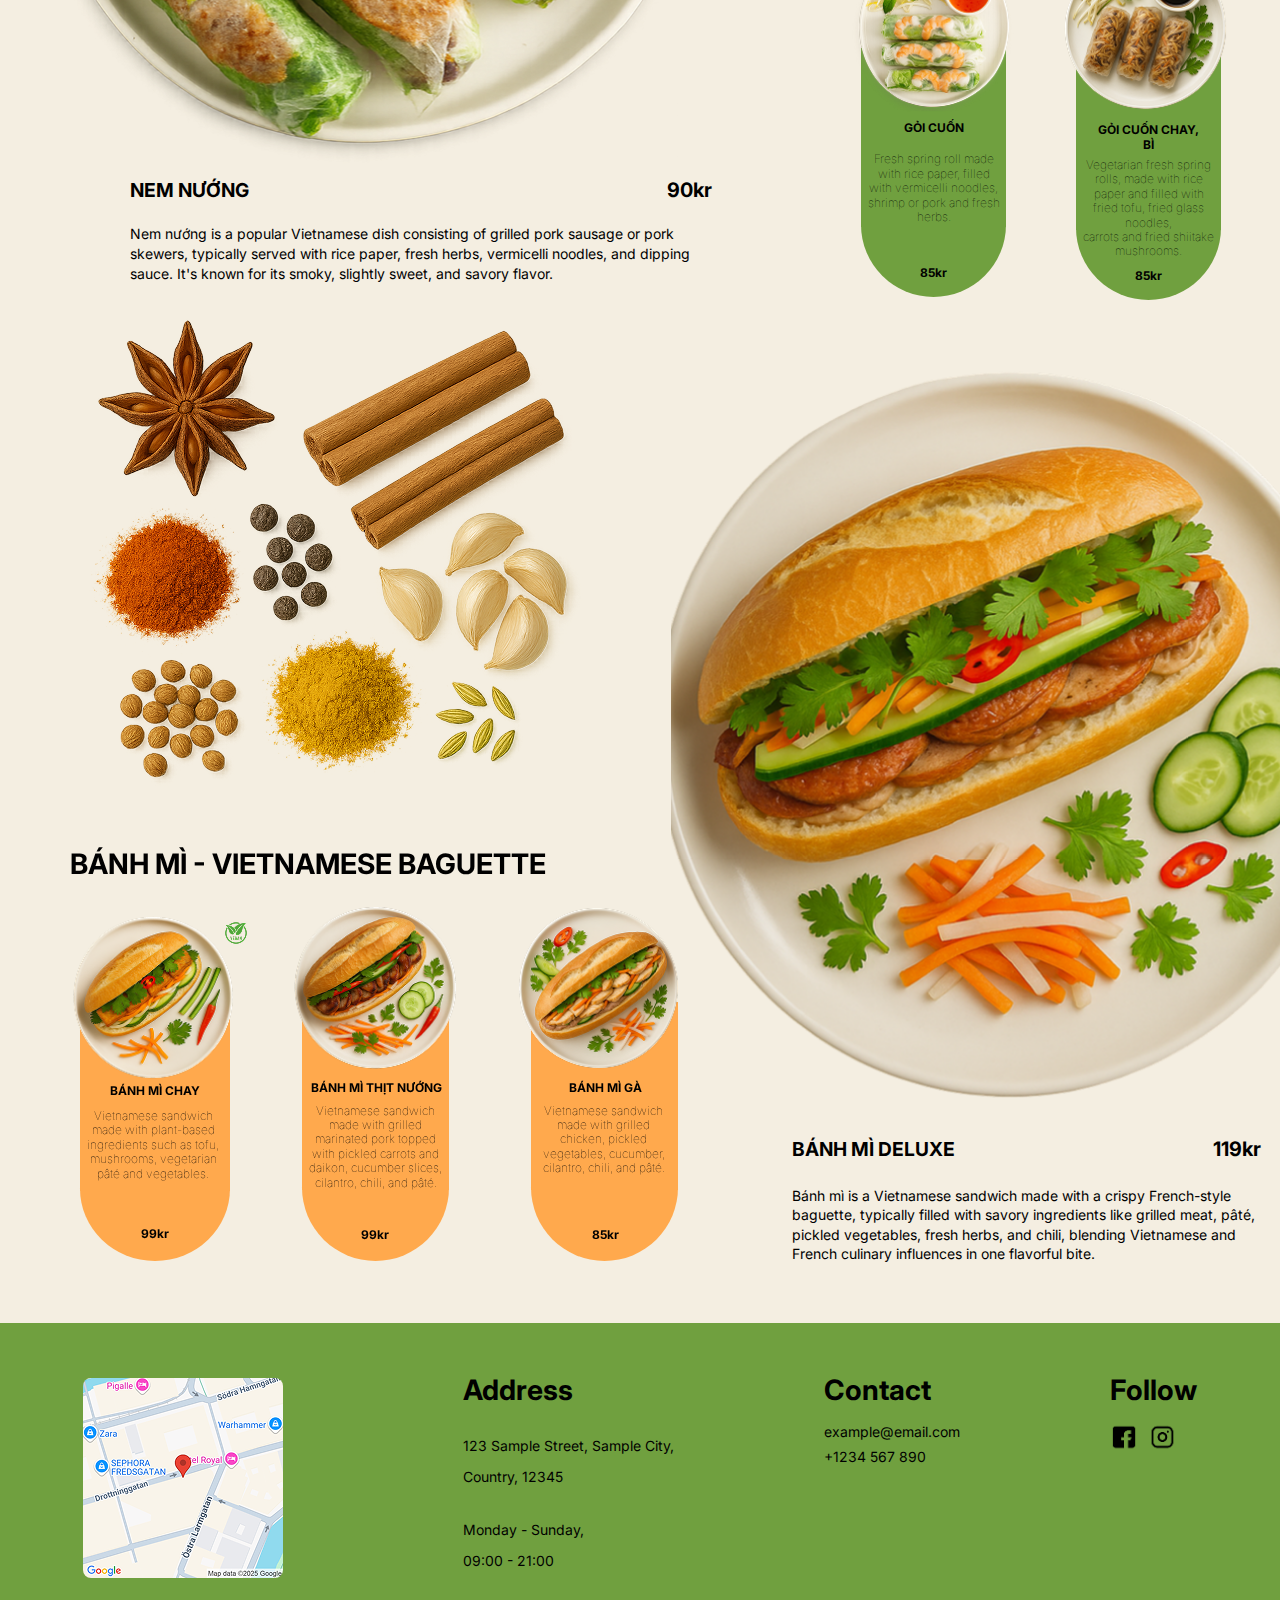
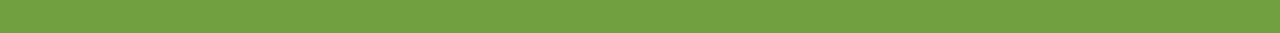
<file: saigontable.html>
<!DOCTYPE html>
<html lang="en">
<head>
  <meta charset="utf-8" />
  <meta name="viewport" content="initial-scale=1, width=device-width" />
  <title>Saigon Table - HOME</title>

  <!-- Google Font: Inter -->
  <link href="https://fonts.googleapis.com/css2?family=Inter:wght@100;300;400;700&display=swap" rel="stylesheet" />
  <link rel="icon" href="assets/favicon.svg" type="image/svg+xml">



  <style>


/* ================================
   Base / Reset
================================ */
*,
*::before,
*::after { box-sizing: border-box; }
html, body { margin: 0; padding: 0; }
img { max-width: 100%; height: auto; display: block; }

/* ================================
   Fluid container (desktop unchanged visually)
================================ */
body {
  margin: 0;
  display: flex;
  justify-content: center;
  background: #f4eee1;
  font-family: Inter, system-ui, -apple-system, Segoe UI, Roboto, Arial, sans-serif;
  color: #000;
}

/* Keep desktop width but allow smaller screens to shrink */
.page-container {
  width: 100%;
  max-width: 1440px;
  position: relative;
}

/* ================================
   Type Scale (clamps)
   - Map old fixed sizes to responsive clamps
================================ */
:root{
  --fs-hero-h: clamp(22px, 3vw, 32px);        /* was 32 */
  --fs-hero-sub: clamp(14px, 1.6vw, 20px);    /* was 20 */
  --fs-sec-title: clamp(20px, 2.2vw, 32px);   /* was 32 */
  --fs-body: clamp(13px, 1.1vw, 14px);        /* was 14 */
  --fs-small: clamp(12px, 1vw, 12px);         /* was 12 */
  --fs-ui: clamp(16px, 1.5vw, 20px);          /* was 20 */
  --fs-price: clamp(16px, 1.6vw, 20px);       /* prices that were 20 */
}

/* ================================
   HERO (desktop styles preserved)
================================ */
.hero-section {
  width: 100%;
  position: relative;
  height: 997px;
  text-align: center;
  font-size: var(--fs-ui);
  color: #000;
  font-family: Inter;
}

.navlinks {
  position: absolute;
  top: 41px;
  left: 1190px;
  display: flex;
  flex-direction: row;
  align-items: center;
  justify-content: flex-start;
  gap: 46px;
}

/* Nav link hover/focus styles */
.navlinks b,
.navlinks a {
  color: #000;                 /* default */
  font-weight: 700;
  text-decoration: none;
  cursor: pointer;
  transition: color .18s ease, transform .12s ease;
}

.navlinks b:hover,
.navlinks a:hover,
.navlinks b:focus-visible,
.navlinks a:focus-visible {
  color: #FFA94D;              /* Section 3 orange */
  transform: translateY(-1px); /* subtle lift (optional) */
  outline: none;
}

.navlinks b:active,
.navlinks a:active {
  color: #e4892a;              /* pressed state */
  transform: translateY(0);
}

/* Keep your “active/current” page green if you want */
.home[aria-current="page"],
.home.is-current {
  color: #70A03F;              /* your green */
}


.home { position: relative; color: #70a03f; }
.meny { position: relative; }

.logopng-icon {
  position: absolute;
  top: 0px;
  left: 0px;
  width: 500px;
  height: 277px;
  object-fit: cover;
}

.hero-text {
  position: absolute;
  top: 295px;
  left: 0px;
  width: 525px;
  height: 184px;
  text-align: left;
  font-size: var(--fs-hero-h);
}

.hero-header {
  position: absolute;
  top: 0px;
  left: 0px;
  display: inline-block;
  width: 525px;
  height: auto;       /* allow height to grow with clamp */
  font-size: var(--fs-hero-h);
  line-height: 1.2;
}

.hero-subheader {
  position: absolute;
  top: 97px;
  left: 0px;
  font-size: var(--fs-hero-sub);
  color: #70a03f;
  display: inline-block;
  width: 514.9px;
  height: auto;
  line-height: 1.35;
}

.main-dish-wrap {
  position: absolute;
  top: 91px;
  left: 660px;
  width: 746px;
  height: 906px;
  text-align: left;
}

.main-dish-image-icon {
  position: absolute;
  top: 0px;
  left: 0px;
  width: 746px;
  height: 729px;
  object-fit: cover;
}

.main-dish {
  position: absolute;
  top: 739px;
  left: 133px;
  width: 600px;
  height: 167px;
}

.main-dish-name {
  position: absolute;
  top: 4px;
  left: 0px;
  display: inline-block;
  width: 164.3px;
  height: auto;
  font-size: var(--fs-ui);
}

.price {
  position: absolute;
  top: 0px;
  left: 435.69px;
  display: inline-block;
  text-align: right;
  width: 164.3px;
  height: auto;
  font-size: var(--fs-price);
}

.main-dish-description {
  position: absolute;
  top: 50px;
  left: 0px;
  font-size: var(--fs-body);
  display: inline-block;
  width: 600px;
  height: auto;
  line-height: 1.4;
}

.featured-dishes {
  position: absolute;
  top: 550px;
  left: 0px;
  width: 600.2px;
  height: 359px;
  font-size: var(--fs-body);
}

.featured-menu-header {
  position: absolute;
  top: 0px;
  left: 0px;
  font-size: var(--fs-sec-title);
  display: inline-block;
  text-align: left;
  width: 522px;
  height: auto;
}

/* Card 1 */
.featured-dish-1 {
  position: absolute;
  top: 54px;
  left: 3px;
  width: 187px;
  height: 305px;
}
.ellipse-parent { position: absolute; top: 94px; left: 11px; width: 145px; height: 211px; }
.group-child { position: absolute; top: 66px; left: 0px; border-radius: 50%; background-color: #f7c873; width: 145px; height: 145px; }
.group-item { position: absolute; top: 0px; left: 0px; background-color: #f7c873; width: 145px; height: 141px; }
.dish-description { position: absolute; top: 162px; left: 14px; width: 142px; height: 123px; }
.dish-name { position: absolute; top: 0px; left: 2px; display: inline-block; width: 140px; height: auto; font-size: var(--fs-small); }
.dish-body { position: absolute; top: 26px; left: 3px; line-height: 100%; font-weight: 100; display: inline-block; width: 134px; height: auto; font-size: var(--fs-small); line-height: 1.2; }
.hero-section-price { position: absolute; top: 102px; left: 0px; display: inline-block; width: 140px; height: auto; font-size: var(--fs-small); }
.vegetarian-icon { position: absolute; top: 14px; left: 161px; width: 26px; height: 26px; object-fit: cover; }
.pho-chay-img-icon { position: absolute; top: 0px; left: 0px; width: 166px; height: 166px; object-fit: cover; }

/* Card 2 */
.featured-dish-2 { position: absolute; top: 54px; left: 207px; width: 165.3px; height: 305px; }
.ellipse-group { position: absolute; top: 94px; left: 10px; width: 145px; height: 211px; }
.hero-section-dish-description { position: absolute; top: 162px; left: 16px; width: 134px; height: 123px; }
.hero-section-dish-name { position: absolute; top: 0px; left: 4.62px; font-size: var(--fs-small); display: inline-block; width: 129.4px; height: auto; }
.hero-section-dish-body { position: absolute; top: 26px; left: 0px; line-height: 100%; font-weight: 100; display: inline-block; width: 134px; height: auto; font-size: var(--fs-small); line-height: 1.2; }
.price1 { position: absolute; top: 102px; left: 2px; display: inline-block; width: 129.4px; height: auto; font-size: var(--fs-small); }
.pho-bo-vien-img-icon { position: absolute; top: 0px; left: 0px; width: 165.3px; height: 166px; object-fit: cover; }

/* Card 3 */
.featured-dish-3 { position: absolute; top: 54px; left: 434px; width: 166.2px; height: 305px; }
.dish-description1 { position: absolute; top: 162px; left: 16px; width: 133px; height: 123px; }
.dish-name1 { position: absolute; top: 0px; left: 4.59px; font-size: var(--fs-small); display: inline-block; width: 128.4px; height: auto; }
.dish-body1 { position: absolute; top: 26px; left: 0px; line-height: 100%; font-weight: 100; display: inline-block; width: 133px; height: auto; font-size: var(--fs-small); line-height: 1.2; }
.price2 { position: absolute; top: 102px; left: 3px; display: inline-block; width: 128.4px; height: auto; font-size: var(--fs-small); }
.pho-ga-img-icon { position: absolute; top: 0px; left: 0px; width: 166.2px; height: 164px; object-fit: cover; }

/* ================================
   SECTION 2 (desktop preserved)
================================ */
.section-2 {
  width: 100%;
  position: relative;
  height: 903px;
  text-align: left;
  font-size: var(--fs-ui);
  color: #000;
  font-family: Inter;
}

.section-2 .main-dish-wrap { position: absolute; top: 27px; left: 0px; width: 747.5px; height: 873.3px; }
.section-2 .main-dish { position: absolute; top: 754.33px; left: 129.92px; width: 582.5px; height: 119px; }
.section-2 .main-dish-name { position: absolute; top: 0px; left: 0px; display: inline-block; width: 195.8px; height: auto; font-size: var(--fs-ui); }
.section-2 .price { position: absolute; top: 0px; left: 386.75px; display: inline-block; text-align: right; width: 195.8px; height: auto; font-size: var(--fs-price); }
.section-2 .main-dish-description { position: absolute; top: 46px; left: 0px; font-size: var(--fs-body); display: inline-block; width: 600px; height: auto; line-height: 1.4; }
.section-2 .main-dish-image-1-icon { position: absolute; top: 0px; left: 0px; width: 747.5px; height: 754.2px; object-fit: cover; }
.section-2 .spices-image-1-icon { position: absolute; top: 0px; left: 824px; width: 610px; height: 435px; object-fit: cover; }

.section-2 .featured-dishes-2 { position: absolute; top: 483.33px; left: 850.92px; width: 605.1px; height: 419.7px; text-align: center; font-size: var(--fs-body); }
.section-2 .featured-menu-header { position: absolute; top: 0px; left: 2px; font-size: var(--fs-sec-title); display: inline-block; text-align: left; width: 439px; height: auto; }

.section-2 .featured-dish-1 { position: absolute; top: 66px; left: 0px; width: 167px; height: 351px; }
.section-2 .ellipse-parent { position: absolute; top: 102px; left: 10px; width: 145px; height: 249px; }
.section-2 .group-child { position: absolute; top: 104px; left: 0px; border-radius: 50%; background-color: #70a03f; width: 145px; height: 145px; }
.section-2 .group-item { position: absolute; top: 0px; left: 0px; background-color: #70a03f; width: 145px; height: 179px; }
.section-2 .dish-description { position: absolute; top: 174px; left: 13px; width: 140px; height: 166px; }
.section-2 .dish-name { position: absolute; top: 0px; left: 0px; font-size: var(--fs-small); display: inline-block; width: 140px; height: auto; }
.section-2 .dish-body { position: absolute; top: 32px; left: 3px; line-height: 100%; font-weight: 100; display: inline-block; width: 134px; height: auto; font-size: var(--fs-small); line-height: 1.2; }
.section-2 .section-2-price { position: absolute; top: 145px; left: 0px; display: inline-block; width: 140px; height: auto; font-size: var(--fs-small); }
.section-2 .goi-con-img-icon { position: absolute; top: 0px; left: 0px; width: 167px; height: 166px; object-fit: cover; }

.section-2 .featured-dish-2 { position: absolute; top: 65.67px; left: 209.08px; width: 174px; height: 354px; }
.section-2 .ellipse-group { position: absolute; top: 105px; left: 16px; width: 145px; height: 249px; }
.section-2 .section-2-dish-description { position: absolute; top: 176px; left: 22px; width: 134px; height: 167px; }
.section-2 .section-2-dish-name { position: absolute; top: 0px; left: 8px; font-size: var(--fs-small); display: inline-block; width: 117px; height: auto; }
.section-2 .gi-cun-chay { margin: 0; }
.section-2 .section-2-dish-body { position: absolute; top: 36px; left: 0px; line-height: 100%; font-weight: 100; display: inline-block; width: 134px; height: auto; font-size: var(--fs-small); line-height: 1.2; }
.section-2 .price1 { position: absolute; top: 146px; left: 2px; display: inline-block; width: 129.4px; height: auto; font-size: var(--fs-small); }
.section-2 .goi-con-chay-bi-img-icon { position: absolute; top: 0px; left: 0px; width: 170.6px; height: 166px; object-fit: cover; }
.section-2 .vegetarian-icon { position: absolute; top: 6px; left: 148px; width: 26px; height: 26px; object-fit: cover; }

.section-2 .featured-dish-3 { position: absolute; top: 63px; left: 431px; width: 174.1px; height: 354px; }
.section-2 .ellipse-container { position: absolute; top: 105px; left: 9px; width: 145px; height: 249px; }
.section-2 .dish-description1 { position: absolute; top: 177px; left: 9px; width: 145px; height: 166px; }
.section-2 .dish-name1 { position: absolute; top: 0px; left: 0px; font-size: var(--fs-small); display: inline-block; width: 145px; height: auto; }
.section-2 .dish-body1 { position: absolute; top: 35px; left: 6px; line-height: 100%; font-weight: 100; display: inline-block; width: 133px; height: auto; font-size: var(--fs-small); line-height: 1.2; }
.section-2 .price2 { position: absolute; top: 145px; left: 11px; display: inline-block; width: 128.4px; height: auto; font-size: var(--fs-small); }
.section-2 .goi-cion-chay-mi-can-img-icon { position: absolute; top: 0px; left: 0px; width: 163.8px; height: 166px; object-fit: cover; }
.section-2 .section-2-vegetarian-icon { position: absolute; top: 8.67px; left: 148.08px; width: 26px; height: 26px; object-fit: cover; }

/* ================================
   SECTION 3 (desktop preserved)
================================ */
.section-3 {
  width: 100%;
  left: 70px;
  position: relative;
  height: 973px;
  text-align: left;
  font-size: var(--fs-ui);
  color: #000;
  font-family: Inter;
  margin-bottom: 50px;
}

.section-3 .main-dish-wrap { position: absolute; height: 95.66%; width: 53.06%; top: 4.34%; right: 0%; bottom: 0%; left: 46.94%; }
.section-3 .main-dish { position: absolute; height: 14.61%; width: 70.77%; top: 85.39%; right: 11.4%; bottom: 0%; left: 17.83%; }
.section-3 .main-name { position: absolute; height: 22.43%; width: 48.29%; top: 0%; left: 0%; display: inline-block; font-size: var(--fs-ui); }
.section-3 .main-dish-description { position: absolute; height: auto; width: 100%; top: 35.83%; left: 0%; font-size: var(--fs-body); display: inline-block; line-height: 1.4; }
.section-3 .price { position: absolute; height: 22.43%; width: 37.36%; top: 0%; left: 60.14%; display: inline-block; text-align: right; font-size: var(--fs-price); }
.section-3 .main-dish-image-2-icon { position: absolute; top: 0px; left: 0px; width: 757.2px; height: 788.7px; object-fit: cover; }

.section-3 .featured-dishes-3 { position: absolute; top: 547px; left: 0px; width: 614.3px; height: 414px; text-align: center; font-size: var(--fs-body); }
.section-3 .bnh-m- { position: absolute; top: 0px; left: 0px; font-size: var(--fs-sec-title); display: inline-block; text-align: left; width: 593.5px; height: auto; }

.section-3 .featured-dish-1 { position: absolute; top: 64px; left: 0px; width: 179.3px; height: 350px; }
.section-3 .ellipse-parent { position: absolute; top: 81px; left: 10.3px; width: 149.4px; height: 269px; }
.section-3 .group-child { position: absolute; top: 124px; left: 0px; border-radius: 50%; background-color: #ffa94d; width: 149.4px; height: 145px; }
.section-3 .group-item { position: absolute; top: 0px; left: 0px; background-color: #ffa94d; width: 149.4px; height: 199px; }
.section-3 .dish-description { position: absolute; top: 172px; left: 13.39px; width: 144.2px; height: 164px; }
.section-3 .dish-name { position: absolute; top: 0px; left: 0px; font-size: var(--fs-small); display: inline-block; width: 144.2px; height: auto; }
.section-3 .section-3-price { position: absolute; top: 143px; left: 0px; display: inline-block; width: 144.2px; height: auto; font-size: var(--fs-small); }
.section-3 .dish-body { position: absolute; top: 26px; left: 1.03px; line-height: 100%; font-weight: 100; display: inline-block; width: 138.1px; height: auto; font-size: var(--fs-small); line-height: 1.2; }
.section-3 .bahn-mi-chay-icon { position: absolute; top: 0px; left: 0px; width: 168.1px; height: 172.6px; object-fit: cover; }
.section-3 .vegetrian-icon { position: absolute; top: 8.8px; left: 152.89px; width: 26.4px; height: 26.4px; object-fit: cover; }

.section-3 .featured-dish-2 { position: absolute; top: 55.69px; left: 217.7px; width: 177px; height: 358.3px; }
.section-3 .ellipse-group { position: absolute; top: 85.26px; left: 14.21px; width: 147.2px; height: 273px; }
.section-3 .group-inner { position: absolute; top: 125.87px; left: 0px; border-radius: 50%; background-color: #ffa94d; width: 147.2px; height: 147.2px; }
.section-3 .rectangle-div { position: absolute; top: 0px; left: 0px; background-color: #ffa94d; width: 147.2px; height: 202px; }
.section-3 .section-3-dish-description { position: absolute; top: 177.63px; left: 15.23px; width: 146.2px; height: 168.5px; }
.section-3 .section-3-dish-name { position: absolute; top: 0px; left: 0px; font-size: var(--fs-small); display: inline-block; width: 146.2px; height: auto; }
.section-3 .price1 { position: absolute; top: 147.18px; left: 35.53px; display: inline-block; width: 74.1px; height: auto; font-size: var(--fs-small); }
.section-3 .section-3-dish-body { position: absolute; top: 23.35px; left: 5.08px; line-height: 100%; font-weight: 100; white-space: pre-wrap; display: inline-block; width: 136px; height: auto; font-size: var(--fs-small); line-height: 1.2; }
.section-3 .bahn-mi-thit-img-icon { position: absolute; top: 0px; left: 0px; width: 177px; height: 170.5px; object-fit: cover; }

.section-3 .featured-dish-3 { position: absolute; top: 55.69px; left: 445.58px; width: 168.7px; height: 358.3px; }
.section-3 .ellipse-container { position: absolute; top: 99.47px; left: 15px; width: 147.2px; height: 258.8px; }
.section-3 .ellipse-div { position: absolute; top: 111.66px; left: 0px; border-radius: 50%; background-color: #ffa94d; width: 147.2px; height: 147.2px; }
.section-3 .section-3-group-child { position: absolute; top: 0px; left: 0px; background-color: #ffa94d; width: 147.2px; height: 187.8px; }
.section-3 .dish-description1 { position: absolute; top: 177.63px; left: 8.12px; width: 147.2px; height: 166.5px; }
.section-3 .dish-name1 { position: absolute; left: 18px; font-size: var(--fs-small); }
.section-3 .bahn-mi-ga-icon { position: absolute; top: 0px; left: 0px; width: 177px; height: 170.5px; object-fit: cover; }
.section-3 .price2 { position: absolute; top: 147.18px; left: 45px; display: inline-block; width: 74.1px; height: auto; font-size: var(--fs-small); }
.section-3 .dish-body1 { position: absolute; top: 23.35px; left: 12px; line-height: 100%; font-weight: 100; white-space: pre-wrap; display: inline-block; width: 136px; height: auto; font-size: var(--fs-small); line-height: 1.2; }

/* ================================
   FOOTER
================================ */
.footer-section {
  width: 100vw;
  background: #70a03f; /* matches your previous bg */
  display: flex;
  align-items: center;
  justify-content: center;
  padding-top: 50px;
  padding-bottom: 50px;
  gap: 180px;
  font-family: Inter, sans-serif;
  font-size: var(--fs-body);
  color: #000;
  margin-left: calc(-50vw + 50%); /* keep full-bleed footer */
}

.footer-section .map-image-icon {
  width: 200px;
  height: 200px;
  object-fit: cover;
  flex-shrink: 0;
  border-radius: 8px;
}

.footer-text {
  display: flex;
  flex-direction: row;
  gap: 150px;
  flex-wrap: wrap;
}

.footer-1,
.footer-2,
.footer-3 {
  display: flex;
  flex-direction: column;
  gap: 8px;
}

.footer-header,
.footer-section-footer-header,
.footer-header1 {
  font-size: var(--fs-sec-title);
  font-weight: 700;
  margin-bottom: 8px;
}

.footer-text1,
.footer-text2 { font-size: var(--fs-body); }

.footer-icons { display: flex; gap: 10px; align-items: center; }
.footer-icons img {
  width: 28px;
  height: 28px;
  object-fit: cover;
  cursor: pointer;
  transition: transform 0.2s ease;
}
.footer-icons img:hover { transform: scale(1.1); }


/* ================================
   MOBILE/TABLET OVERRIDES
   (Add this at the very end)
================================ */

/* ================================
   MOBILE/TABLET (<=1024px)
================================ */
@media (max-width: 1024px) {

  /* Type scale */
  :root{
    --fs-hero-h: clamp(22px, 4.2vw, 28px);
    --fs-hero-sub: clamp(14px, 2.1vw, 18px);
    --fs-sec-title: clamp(18px, 3.2vw, 26px);
    --fs-body: clamp(13px, 1.9vw, 15px);
    --fs-ui: clamp(16px, 2.4vw, 18px);
    --fs-price: clamp(16px, 2.4vw, 18px);
  }

  /* Page sections */
  .hero-section,
  .section-2,
  .section-3 {
    height: auto !important;
    padding: 20px 24px 0;
  }
  /* Fix Section 3 alignment */
  .section-3 {
    left: 0 !important;
    margin-left: 0 !important;
    padding-left: 24px !important;
    padding-right: 24px !important;
  }

  /* Nav / logo */
  .navlinks {
    position: static !important;
    justify-content: center;
    gap: 24px;
    margin: 8px 0 12px;
  }
  .logopng-icon {
    position: static !important;
    width: 260px; height: auto;
    margin: 0 auto 8px;
  }

  /* Hero text + main image */
  .hero-text,
  .hero-header,
  .hero-subheader {
    position: static !important;
    width: 100% !important;
    text-align: left;
  }
  .main-dish-wrap,
  .section-2 .main-dish-wrap,
  .section-3 .main-dish-wrap {
    position: static !important;
    width: 100% !important;
    height: auto !important;
    margin-top: 16px;
  }
  .main-dish-image-icon,
  .section-2 .main-dish-image-1-icon,
  .section-3 .main-dish-image-2-icon {
    position: static !important;
    width: 100% !important;
    height: auto !important;
    border-radius: 12px;
  }
  .main-dish,
  .section-2 .main-dish,
  .section-3 .main-dish,
  .main-dish-name,
  .main-name,
  .price,
  .main-dish-description,
  .section-3 .main-dish-description {
    position: static !important;
    width: 100% !important;
  }
  .price { text-align: left !important; margin-top: 4px; }
  .main-dish-description { line-height: 1.5 !important; }

  /* Featured sections -> grid */
  .featured-dishes,
  .section-2 .featured-dishes-2,
  .section-3 .featured-dishes-3 {
    position: static !important;
    width: 100% !important;
    height: auto !important;
    margin-top: 24px;
    display: grid !important;
    grid-template-columns: repeat(2, minmax(0, 1fr));
    gap: 16px;
    text-align: left !important;
  }
  .featured-menu-header,
  .section-2 .featured-menu-header,
  .section-3 .bnh-m- {
    position: static !important;
    width: 100% !important;
    margin-bottom: 8px;
  }

  /* Card base */
  .featured-dish-1,
  .featured-dish-2,
  .featured-dish-3,
  .section-2 .featured-dish-1,
  .section-2 .featured-dish-2,
  .section-2 .featured-dish-3,
  .section-3 .featured-dish-1,
  .section-3 .featured-dish-2,
  .section-3 .featured-dish-3 {
    position: static !important;
    width: 100% !important;
    height: auto !important;
    display: grid !important;
    grid-template-columns: 120px 1fr;
    align-items: center;
    gap: 12px;
    padding: 12px;
    background: #fff8e9;
    border-radius: 12px;
    overflow: hidden !important; /* keep images inside rounded corners */
  }

  /* Hide decorative ellipse shapes */
  .ellipse-group, .ellipse-parent, .ellipse-container,
  .section-2 .ellipse-group, .section-2 .ellipse-parent, .section-2 .ellipse-container,
  .section-3 .ellipse-group, .section-3 .ellipse-parent, .section-3 .ellipse-container,
  .group-child, .group-item,
  .section-3 .group-inner, .section-3 .rectangle-div,
  .section-3 .ellipse-div, .section-3 .section-3-group-child { display: none !important; }

  /* Card images */
  .pho-chay-img-icon,
  .pho-bo-vien-img-icon,
  .pho-ga-img-icon,
  .section-2 .goi-con-img-icon,
  .section-2 .goi-con-chay-bi-img-icon,
  .section-2 .goi-cion-chay-mi-can-img-icon,
  .section-3 .bahn-mi-chay-icon,
  .section-3 .bahn-mi-thit-img-icon,
  .section-3 .bahn-mi-ga-icon {
    position: static !important;
    width: 120px !important;
    height: 120px !important;
    object-fit: cover !important;
    border-radius: 12px;
    justify-self: end !important;   /* inside the card, right edge of column */
    align-self: start !important;
    margin: 0 !important;
    transform: none !important;
  }

  /* Card text blocks */
  .dish-description, .dish-description1,
  .hero-section-dish-description,
  .section-2 .section-2-dish-description,
  .section-3 .section-3-dish-description,
  .section-3 .dish-description1 {
    position: static !important;
    width: 100% !important;
    height: auto !important;
  }
  .dish-name, .dish-name1,
  .hero-section-dish-name,
  .section-2 .section-2-dish-name,
  .section-3 .section-3-dish-name {
    position: static !important;
    display: block;
    margin-bottom: 4px;
  }
  .dish-body, .dish-body1,
  .hero-section-dish-body,
  .section-2 .section-2-dish-body,
  .section-3 .section-3-dish-body {
    position: static !important;
    line-height: 1.45 !important;
    white-space: normal !important;
  }
  .hero-section-price, .price1, .price2,
  .section-2 .section-2-price, .section-2 .price1, .section-2 .price2,
  .section-3 .section-3-price, .section-3 .price1, .section-3 .price2 {
    position: static !important;
    display: inline-block;
    margin-top: 6px;
  }

  /* Veg badges (default) */
  .vegetarian-icon,
  .section-2 .vegetarian-icon,
  .section-2 .section-2-vegetarian-icon,
  .section-3 .vegetrian-icon {
    position: static !important;
    width: 20px; height: 20px;
    margin-left: 6px;
  }

  /* PHỞ CHAY: lock rows + badge under text */
  .featured-dishes > .featured-dish-1 {
    display: grid !important;
    grid-template-columns: 1fr 120px;  /* text | image */
    grid-auto-rows: auto;
    align-items: start;
    gap: 12px;
  }
  .featured-dishes > .featured-dish-1 .dish-description { 
    grid-column: 1 !important; grid-row: 1 !important;
  }
  .featured-dishes > .featured-dish-1 .pho-chay-img-icon {
    grid-column: 2 !important; grid-row: 1 !important;
    align-self: start !important; justify-self: center !important;
    margin-top: 8px !important; /* adjust if you want it lower/higher */
  }
  .featured-dishes > .featured-dish-1 .vegetarian-icon {
    grid-column: 1 !important; grid-row: 2 !important;
    justify-self: start !important; align-self: start !important;
    width: 20px; height: 20px;
    margin-top: -20px !important; /* raise the badge (tweak as needed) */
  }

  /* Per-section card backgrounds */
  /* Section 1 — BÚN */
  .hero-section .featured-dishes > .featured-dish-1,
  .hero-section .featured-dishes > .featured-dish-2,
  .hero-section .featured-dishes > .featured-dish-3 { background: #F7C873 !important; color: #000; }

  /* Section 2 — CUỐN */
  .section-2 .featured-dishes-2 > .featured-dish-1,
  .section-2 .featured-dishes-2 > .featured-dish-2,
  .section-2 .featured-dishes-2 > .featured-dish-3 { background: #70A03F !important; color: #000; }
  .section-2 .featured-dishes-2 > .featured-dish-1 *,
  .section-2 .featured-dishes-2 > .featured-dish-2 *,
  .section-2 .featured-dishes-2 > .featured-dish-3 * { color: inherit; }

  /* Section 2 veg badge chip for contrast */
  .section-2 .vegetarian-icon,
  .section-2 .section-2-vegetarian-icon {
    background: #fff;
    border-radius: 50%;
    padding: 1px;
    box-shadow: 0 1px 2px rgba(0,0,0,0.12);
    z-index: 1;
    transform: translateY(-2px);
  }

  /* Section 3 — BÁNH MÌ */
  .section-3 .featured-dishes-3 > .featured-dish-1,
  .section-3 .featured-dishes-3 > .featured-dish-2,
  .section-3 .featured-dishes-3 > .featured-dish-3 { background: #FFA94D !important; color: #000; }

  /* Spices art */
  .section-2 .spices-image-1-icon,
  .section-3 .spices-img-icon {
    position: static !important;
    width: 100% !important;
    height: auto !important;
    margin: 16px 0 0;
  }

  /* Footer */
  .footer-section {
    padding: 28px 20px;
    gap: 28px;
    flex-direction: column;
    margin-left: 0;
    width: 100%;
  }
  .footer-text { flex-direction: column; gap: 18px; width: 100%; }
  .footer-1, .footer-2, .footer-3 { width: 100%; }
  .footer-section .map-image-icon { width: 100%; height: auto; }
}

/* ================================
   PHONES (<=640px)
================================ */
@media (max-width: 640px) {

  .featured-dishes,
  .section-2 .featured-dishes-2,
  .section-3 .featured-dishes-3 {
    grid-template-columns: 1fr;
  }

  .featured-dish-1,
  .featured-dish-2,
  .featured-dish-3,
  .section-2 .featured-dish-1,
  .section-2 .featured-dish-2,
  .section-2 .featured-dish-3,
  .section-3 .featured-dish-1,
  .section-3 .featured-dish-2,
  .section-3 .featured-dish-3 {
    grid-template-columns: 104px 1fr;
    padding: 12px;
  }

  .pho-chay-img-icon,
  .pho-bo-vien-img-icon,
  .pho-ga-img-icon,
  .section-2 .goi-con-img-icon,
  .section-2 .goi-con-chay-bi-img-icon,
  .section-2 .goi-cion-chay-mi-can-img-icon,
  .section-3 .bahn-mi-chay-icon,
  .section-3 .bahn-mi-thit-img-icon,
  .section-3 .bahn-mi-ga-icon {
    width: 104px !important;
    height: 104px !important;
    border-radius: 10px;
  }

  .navlinks { flex-wrap: wrap; gap: 14px; }
  .logopng-icon { width: 220px; }

  /* PHỞ CHAY phone column size */
  .featured-dishes > .featured-dish-1 {
    grid-template-columns: 1fr 104px;
  }
}

@media (max-width:1024px){
  /* target only cards that contain a veg icon */
  .section-2 .featured-dishes-2 > div:has(.vegetarian-icon) img[class$="-img-icon"],
  .section-2 .featured-dishes-2 > div:has(.section-2-vegetarian-icon) img[class$="-img-icon"]{
    transform: translateY(50px) !important; /* tweak this value */
  }
}


/* Section 2 (CUỐN) — reorder for mobile/tablet:
   Spices on top, then dish photo, then description */
@media (max-width: 1024px) {
  /* Make the section a vertical stack we can reorder */
  .section-2 {
    display: flex !important;
    flex-direction: column !important;
  }

  /* 1) Spices image FIRST */
  .section-2 .spices-image-1-icon {
    order: 1 !important;
    margin: 16px 0 !important;   /* tweak spacing if you want */
  }

  /* 2) Wrap with dish image + description SECOND */
  .section-2 .main-dish-wrap {
    order: 2 !important;
    display: flex !important;
    flex-direction: column !important; /* so we can order its children */
    gap: 12px !important;
  }

  /* Inside the wrap: dish photo before text */
  .section-2 .main-dish-image-1-icon { order: 1 !important; }
  .section-2 .main-dish                 { order: 2 !important; }

  /* 3) Featured cards remain after (THIRD) */
  .section-2 .featured-dishes-2 { order: 3 !important; }
}

/* Section 3 (BÁNH MÌ) — manual image nudges for 2 cards
/* Section 3 (BÁNH MÌ) — manual image nudges for all three cards
   Use only transform so the card height never changes */
@media (max-width: 1024px) {
  /* ---- knobs: edit these values ---- */
  .section-3{
    --bm-chay-x: 0px;  --bm-chay-y: 25px;  /* BÁNH MÌ CHAY */
    --bm-thit-x: 0px;  --bm-thit-y: 0px;  /* BÁNH MÌ THỊT NƯỚNG */
    --bm-ga-x:   0px;  --bm-ga-y:   10px;  /* BÁNH MÌ GÀ */
  }

  /* Apply the nudges */
  .section-3 .featured-dishes-3 > .featured-dish-1 .bahn-mi-chay-icon{
    transform: translate(var(--bm-chay-x), var(--bm-chay-y)) !important;
  }
  .section-3 .featured-dishes-3 > .featured-dish-2 .bahn-mi-thit-img-icon{
    transform: translate(var(--bm-thit-x), var(--bm-thit-y)) !important;
  }
  .section-3 .featured-dishes-3 > .featured-dish-3 .bahn-mi-ga-icon{
    transform: translate(var(--bm-ga-x), var(--bm-ga-y)) !important;
  }
}
/* Section 2 → Card 1 (GỎI CUỐN) — manual image nudge
   Uses transform only, so card height won't change */
@media (max-width: 1024px) {
  .section-2 .featured-dishes-2 > .featured-dish-1 .goi-con-img-icon{
    transform: translate(0px, 10px) !important; /* (X, Y): +Y = down, -Y = up; +X = right, -X = left */
    margin: 0 !important;                       /* ensure no layout shift */
  }
}



/* --- Keep all prices under the description on mobile/tablet --- */
@media (max-width: 1024px) {
  /* prices in any card */
  .featured-dishes  [class*="price"] {
    position: static !important;
    display: block !important;        /* force its own line */
    margin: 6px 0 0 !important;       /* small gap under the body */
    text-align: left !important;
    float: none !important;           /* just in case */
    line-height: 1.1 !important;
  }

  /* (Optional) re-pin layout: text in col 1, image in col 2 */
  .featured-dishes  .dish-description,
  .featured-dishes  .dish-description1,
  .featured-dishes  .hero-section-dish-description {
    grid-column: 1 !important;
  }
  .featured-dishes  img[class$="-img-icon"] {
    grid-column: 2 !important;
    justify-self: end !important;
    align-self: center !important;
  }
}

/* opt-in class the JS will add */
.big-rotator {
  transform-origin: 50% 50%;
  will-change: transform;
}

/* Respect users who prefer reduced motion */
@media (prefers-reduced-motion: reduce) {
  .big-rotator { transform: none !important; }
}

/* SECTION 3 (BÁNH MÌ) — fix mobile order:
   Dish name > description > price > veg badge */
@media (max-width: 1024px) {
  /* Make the text block a vertical stack */
  .section-3 .dish-description,
  .section-3 .section-3-dish-description,
  .section-3 .dish-description1 {
    display: flex !important;
    flex-direction: column !important;
    gap: 4px;
    grid-column: 1 !important;           /* ensure text is left column */
  }

  /* 1) Name first */
  .section-3 .dish-name,
  .section-3 .section-3-dish-name,
  .section-3 .dish-name1 {
    order: 1 !important;
  }

  /* 2) Body (description) second */
  .section-3 .dish-body,
  .section-3 .section-3-dish-body,
  .section-3 .dish-body1 {
    order: 2 !important;
    line-height: 1.45 !important;
  }

  /* 3) Price third, on its own line */
  .section-3 .section-3-price,
  .section-3 .price1,
  .section-3 .price2 {
    order: 3 !important;
    display: block !important;
    margin-top: 6px !important;
    text-align: left !important;
  }

  /* 4) Veg badge (if present): sits below the text block, left side */
  .section-3 .vegetrian-icon {
    grid-column: 1 !important;
    grid-row: 2 !important;
    justify-self: start !important;
    align-self: start !important;
    margin-top: 6px !important;
  }

  /* Keep images on the right, vertically centered */
  .section-3 .featured-dishes-3 img[class$="-img-icon"] {
    grid-column: 2 !important;
    justify-self: end !important;
    align-self: center !important;
  }
}

  </style>
</head>
<body>

  <div class="page-container">
<div class="hero-section">
<div class="navlinks">
<b class="home">HOME</b>
<b class="meny">MENY</b>
<b class="meny">KONTAKT</b>
</div>
<img class="logopng-icon" alt="" src="assets/logo.png.png">
<div class="hero-text">
<b class="hero-header">Authentic Vietnamese Comfort in Every Dish</b>
<div class="hero-subheader">
<span>From rich phở broth to fresh herbs and handmade rolls — </span>
<b>Saigon Table brings the taste of Saigon to the heart of Gothenburg.</b>
</div>
</div>
<div class="main-dish-wrap">
<img class="main-dish-image-icon" alt="" src="assets/main-dish-image.png">
<div class="main-dish">
<b class="main-dish-name">PHỞ BÒ</b>
<b class="price">135kr</b>
<div class="main-dish-description">Phở bò is a traditional Vietnamese noodle soup made with a rich, aromatic beef broth, flat rice noodles, and tender slices of beef. It's typically served with fresh herbs, bean sprouts, lime, and chili on the side, allowing each bowl to be customized to taste. Comforting, flavorful, and deeply satisfying, phở bò is a beloved staple of Vietnamese cuisine.</div>
</div>
</div>
<div class="featured-dishes">
<b class="featured-menu-header">BÚN - RICE NOODLES</b>
<div class="featured-dish-1">
<div class="ellipse-group">
<div class="group-child">
</div>
<div class="group-item">
</div>
</div>
<div class="dish-description">
<b class="dish-name">PHỞ CHAY</b>
<div class="dish-body">Rice noodle soup with vegetarian broth and vegetables.</div>
<b class="hero-section-price">129kr</b>
</div>
<img class="vegetarian-icon" alt="" src="assets/vegetarian-icon.png">
<img class="pho-chay-img-icon" alt="" src="assets/pho-chay-img.png">
</div>
<div class="featured-dish-2">
<div class="ellipse-group">
<div class="group-child">
</div>
<div class="group-item">
</div>
</div>
<div class="hero-section-dish-description">
<b class="hero-section-dish-name">PHỞ BÒ VIÊN</b>
<div class="hero-section-dish-body">Rice noodle soup with beef broth, slices of beef and asian meatballs.</div>
<b class="price1">149kr</b>
</div>
<img class="pho-bo-vien-img-icon" alt="" src="assets/pho-bo-vien-img.png">
</div>
<div class="featured-dish-3">
<div class="ellipse-group">
<div class="group-child">
</div>
<div class="group-item">
</div>
</div>
<div class="dish-description1">
<b class="dish-name1">PHỞ GÀ</b>
<div class="dish-body1">Rice noodle soup with beef broth, slices of with pieces of chicken.</div>
<b class="price2">129kr</b>
</div>
<img class="pho-ga-img-icon" alt="" src="assets/pho-ga-img.png">
</div>
</div>
</div>


<!-- After the closing </div> of .hero-section -->
<div class="section-2">
  <div class="main-dish-wrap">
    <div class="main-dish">
      <b class="main-dish-name">NEM NƯỚNG</b>
      <b class="price">90kr</b>
      <div class="main-dish-description">
        Nem nướng is a popular Vietnamese dish consisting of grilled pork sausage or pork skewers, typically served with rice paper, fresh herbs, vermicelli noodles, and dipping sauce. It's known for its smoky, slightly sweet, and savory flavor.
      </div>
    </div>
    <img class="main-dish-image-1-icon" alt="" src="assets/main-dish-image-1.png">
  </div>

  <img class="spices-image-1-icon" alt="" src="assets/spices-image-1.png">

  <div class="featured-dishes-2">
    <b class="featured-menu-header">CUỐN - SUMMER ROLLS</b>

    <div class="featured-dish-1">
      <div class="ellipse-parent">
        <div class="group-child"></div>
        <div class="group-item"></div>
      </div>
      <div class="dish-description">
        <b class="dish-name">GỎI CUỐN</b>
        <div class="dish-body">Fresh spring roll made with rice paper, filled with vermicelli noodles, shrimp or pork and fresh herbs.</div>
        <b class="section-2-price">85kr</b>
      </div>
      <img class="goi-con-img-icon" alt="" src="assets/goi-con-img.png">
    </div>

    <div class="featured-dish-2">
      <div class="ellipse-group">
        <div class="group-child"></div>
        <div class="group-item"></div>
      </div>
      <div class="section-2-dish-description">
        <b class="section-2-dish-name">
          <p class="gi-cun-chay">GỎI CUỐN CHAY,</p>
          <p class="gi-cun-chay">BÌ</p>
        </b>
        <div class="section-2-dish-body">
          <p class="gi-cun-chay">Vegetarian fresh spring rolls, made with rice paper and filled with fried tofu, fried glass noodles,</p>
          <p class="gi-cun-chay">carrots and fried shiitake mushrooms.</p>
        </div>
        <b class="price1">85kr</b>
      </div>
      <img class="goi-con-chay-bi-img-icon" alt="" src="assets/goi-con-chay-bi-img.png">
      <img class="vegetarian-icon" alt="" src="assets/vegetarian-icon.png">
    </div>

    <div class="featured-dish-3">
      <div class="ellipse-container">
        <div class="group-child"></div>
        <div class="group-item"></div>
      </div>
      <div class="dish-description1">
        <b class="dish-name1">
          <p class="gi-cun-chay">GỎI CUỐN CHAY,</p>
          <p class="gi-cun-chay">MÌ CĂN</p>
        </b>
        <div class="dish-body1">Vegetarian fresh spring rolls, made with rice paper and filled with a variety of fresh vegetables and plant-based proteins.</div>
        <b class="price2">85kr</b>
      </div>
      <img class="goi-cion-chay-mi-can-img-icon" alt="" src="assets/goi-cion-chay-mi-can-img.png">
      <img class="section-2-vegetarian-icon" alt="" src="assets/vegetarian-icon.png">
    </div>
  </div>
</div>


<!-- After Section 2 -->
<div class="section-3">
  <div class="main-dish-wrap">
    <div class="main-dish">
      <b class="main-name">BÁNH MÌ DELUXE</b>
      <div class="main-dish-description">
        Bánh mì is a Vietnamese sandwich made with a crispy French-style baguette, typically filled with savory ingredients like grilled meat, pâté, pickled vegetables, fresh herbs, and chili, blending Vietnamese and French culinary influences in one flavorful bite.
      </div>
      <b class="price">119kr</b>
    </div>
    <img class="main-dish-image-2-icon" alt="" src="assets/main-dish-image-2.png">
  </div>

  <div class="featured-dishes-3">
    <b class="bnh-m-">BÁNH MÌ - VIETNAMESE BAGUETTE</b>

    <div class="featured-dish-1">
      <div class="ellipse-parent">
        <div class="group-child"></div>
        <div class="group-item"></div>
      </div>
      <div class="dish-description">
        <b class="dish-name">BÁNH MÌ CHAY</b>
        <b class="section-3-price">99kr</b>
        <div class="dish-body">Vietnamese sandwich made with plant-based ingredients such as tofu, mushrooms, vegetarian pâté and vegetables.</div>
      </div>
      <img class="bahn-mi-chay-icon" alt="" src="assets/bahn-mi-chay.png">
      <img class="vegetrian-icon" alt="" src="assets/vegetarian-icon.png">
    </div>

    <div class="featured-dish-2">
      <div class="ellipse-group">
        <div class="group-inner"></div>
        <div class="rectangle-div"></div>
      </div>
      <div class="section-3-dish-description">
        <b class="section-3-dish-name">BÁNH MÌ THỊT NƯỚNG</b>
        <b class="price1">99kr</b>
        <div class="section-3-dish-body">Vietnamese sandwich made with grilled marinated pork topped with pickled carrots and daikon, cucumber slices, cilantro, chili, and pâté.</div>
      </div>
      <img class="bahn-mi-thit-img-icon" alt="" src="assets/bahn-mi-thit-img.png">
    </div>

    <div class="featured-dish-3">
      <div class="ellipse-container">
        <div class="ellipse-div"></div>
        <div class="section-3-group-child"></div>
      </div>
      <div class="dish-description1">
        <b class="dish-name1">BÁNH MÌ GÀ</b>
        <b class="price2">85kr</b>
        <div class="dish-body1">Vietnamese sandwich made with grilled chicken, pickled vegetables, cucumber, cilantro, chili, and pâté.</div>
      </div>
      <img class="bahn-mi-ga-icon" alt="" src="assets/bahn-mi-ga.png">
    </div>
  </div>

  <img class="spices-img-icon" alt="" src="assets/spices-img.png">
</div>


<div class="footer-section">
  <img class="map-image-icon" alt="map" src="assets/map-image.png">

  <div class="footer-text">
    <!-- Address -->
    <div class="footer-1">
      <b class="footer-header">Address</b>
      <div class="footer-text1">
        <p class="monday-sunday">123 Sample Street, Sample City,</p>
        <p class="monday-sunday">Country, 12345</p>
      </div>
      <div class="footer-section-footer-text">
        <p class="monday-sunday">Monday - Sunday, </p>
        <p class="monday-sunday">09:00 - 21:00</p>
      </div>
    </div>

    <!-- Contact -->
    <div class="footer-2">
      <b class="footer-section-footer-header">Contact</b>
      <div class="footer-text2">example@email.com</div>
      <div class="footer-text1">+1234 567 890</div>
    </div>

    <!-- Follow -->
    <div class="footer-3">
      <b class="footer-header1">Follow</b>
      <div class="footer-icons">
        <img class="fb-icon" alt="facebook" src="assets/fb-icon.png">
        <img class="insta-icon" alt="instagram" src="assets/insta-icon.png">
      </div>
    </div>
  </div>
</div>


  </div>


<script>
(() => {
  // Select the three big dishes
  const rotators = document.querySelectorAll(
    '.main-dish-image-icon, ' +                   // PHỞ BÒ (hero)
    '.section-2 .main-dish-image-1-icon, ' +      // NEM NƯỚNG (section 2)
    '.section-3 .main-dish-image-2-icon'          // BÁNH MÌ DELUXE (section 3)
  );

  // Helper class (optional, for GPU hint)
  rotators.forEach(el => el.classList.add('big-rotator'));

  // Use the real scrolling element (works across browsers)
  const SCROLLER = document.scrollingElement || document.documentElement;

  // Tune sensitivity (deg per pixel)
  const DEG_PER_PX = 0.02;

  // Optional per-image base offsets
  const OFFSETS = new WeakMap();
  rotators.forEach(el => OFFSETS.set(el, 0));

  let ticking = false;
  let lastY = -1;

  function update(force = false) {
    const y = SCROLLER.scrollTop;
    if (!force && y === lastY) { ticking = false; return; }
    lastY = y;

    const angle = y * DEG_PER_PX;
    rotators.forEach(el => {
      const base = OFFSETS.get(el) || 0;
      el.style.transform = `rotate(${angle + base}deg)`;
    });
    ticking = false;
  }

  function onScrollishEvent() {
    if (!ticking) {
      ticking = true;
      requestAnimationFrame(() => update());
    }
  }

  // Fire on any way the user scrolls
  ['scroll','wheel','mousewheel','DOMMouseScroll','touchmove','keydown']
    .forEach(evt => window.addEventListener(evt, onScrollishEvent, { passive: true }));

  window.addEventListener('load', () => update(true));
  window.addEventListener('resize', () => update(true));
})();
</script>

</body>
</html>
</file>
